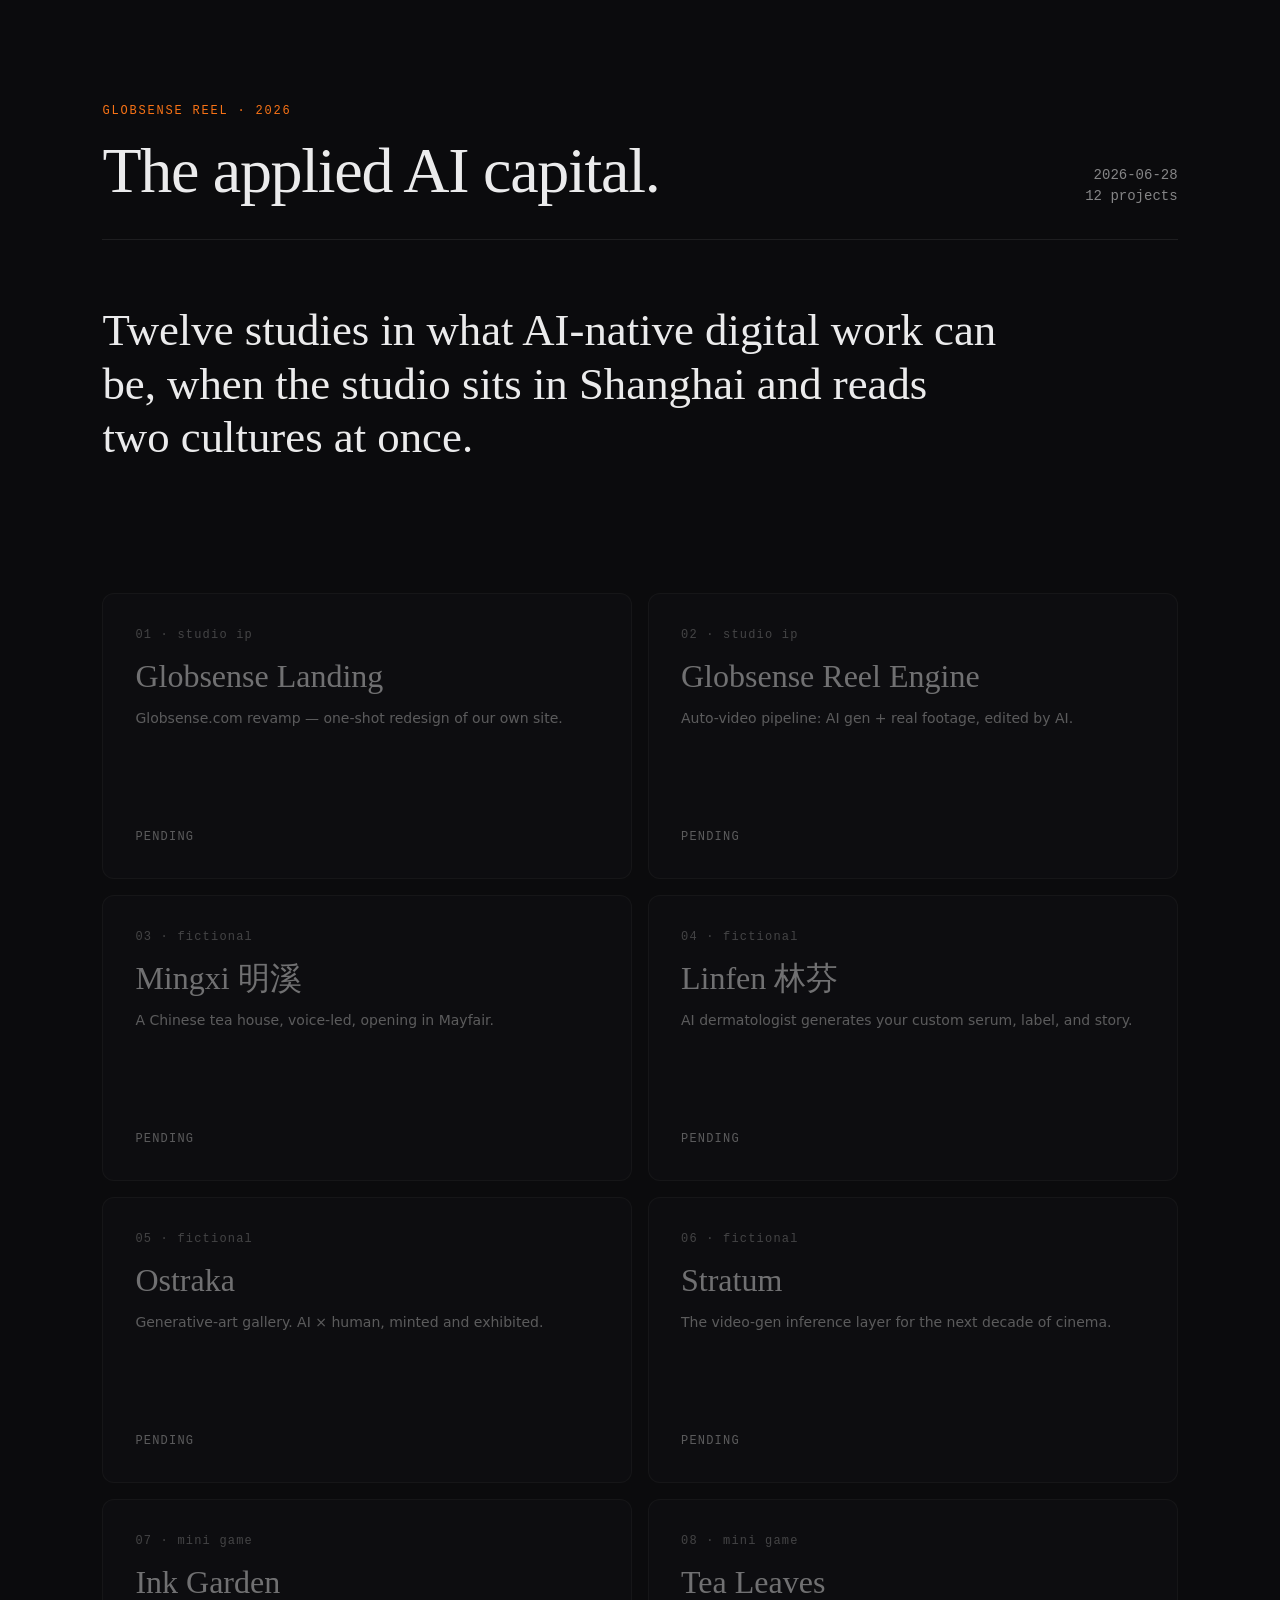
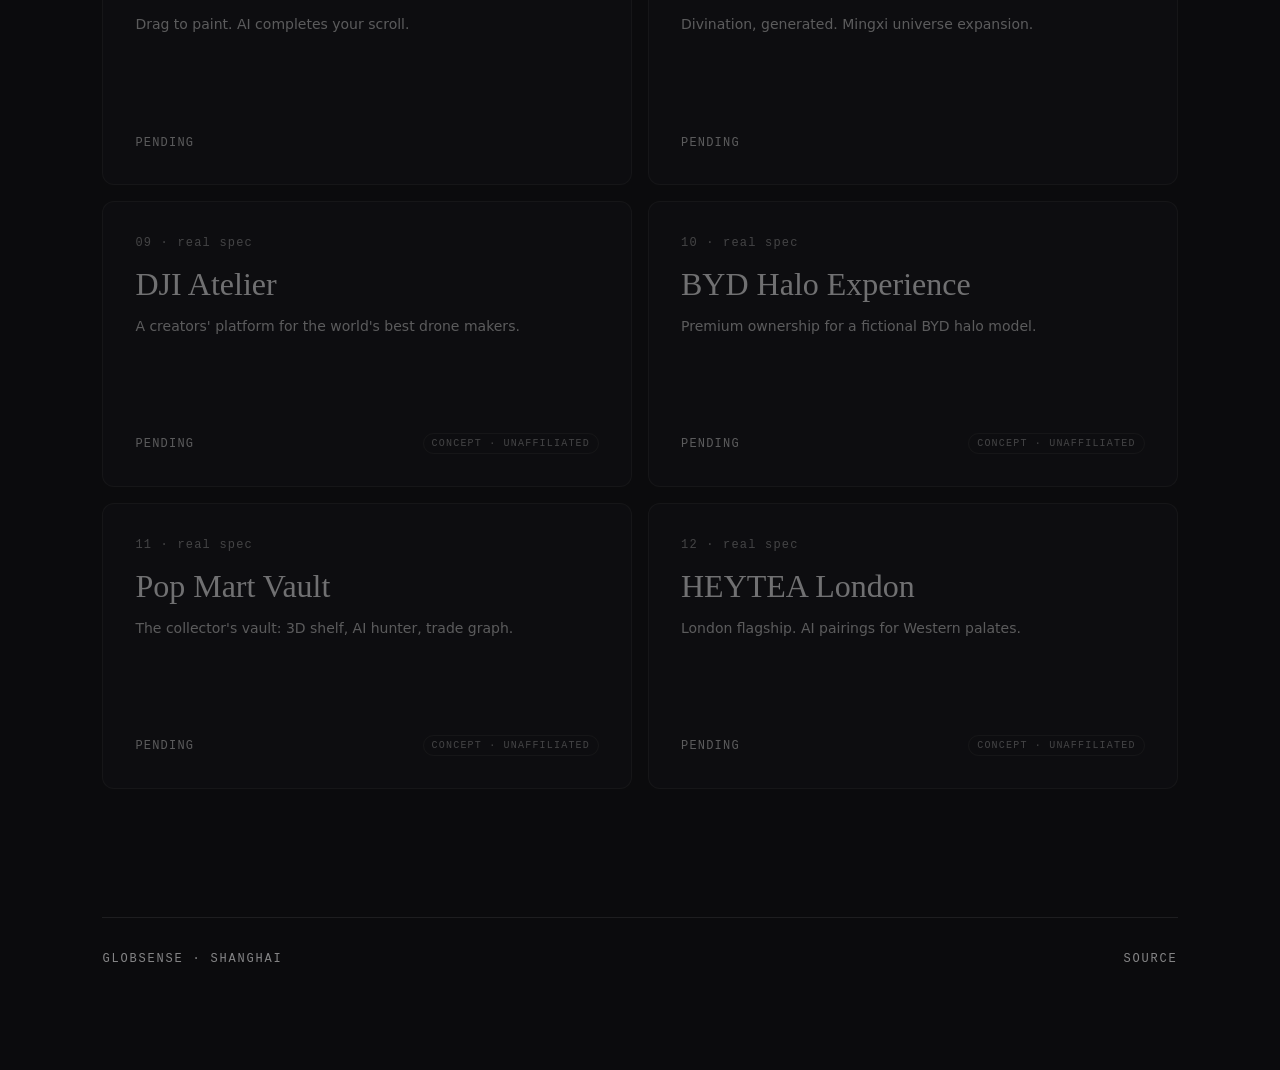
<file: index.html>
<!doctype html>
<html lang="en">
<head>
<meta charset="utf-8">
<title>Globsense Reel — 2026</title>
<meta name="viewport" content="width=device-width,initial-scale=1">
<link rel="stylesheet" href="_shared/tokens.css">
<style>
  body { padding: clamp(40px, 8vw, 120px); max-width: 1400px; margin: 0 auto; }
  .header { display: flex; justify-content: space-between; align-items: flex-end; margin-bottom: var(--gap-xl); border-bottom: 1px solid var(--ink-line); padding-bottom: var(--gap-lg); }
  .header h1 { font-size: var(--t-display); letter-spacing: -0.02em; }
  .header .meta { font-family: var(--font-mono); font-size: var(--t-small); color: var(--text-d-caption); text-align: right; }
  .tag { font-family: var(--font-mono); font-size: var(--t-micro); text-transform: uppercase; letter-spacing: 0.15em; color: var(--brand-accent); margin-bottom: var(--gap-md); }
  .lede { font-family: var(--font-display); font-size: var(--t-h1); color: var(--text-d-title); max-width: 900px; line-height: 1.2; margin-bottom: var(--gap-2xl); }
  .grid { display: grid; grid-template-columns: repeat(auto-fill, minmax(380px, 1fr)); gap: var(--gap-md); }
  .card { display: block; padding: var(--gap-lg); background: var(--ink-1); border: 1px solid var(--ink-line); border-radius: var(--r-md); transition: all var(--dur-base) var(--ease-cinematic); position: relative; min-height: 220px; }
  .card:hover { background: var(--ink-2); border-color: var(--ink-line-strong); transform: translateY(-2px); }
  .card .num { font-family: var(--font-mono); font-size: var(--t-micro); color: var(--text-d-caption); letter-spacing: 0.1em; }
  .card .name { font-family: var(--font-display); font-size: var(--t-h2); color: var(--text-d-title); margin: var(--gap-sm) 0; }
  .card .tagline { color: var(--text-d-body); font-size: var(--t-small); margin-bottom: var(--gap-lg); }
  .card .footer { position: absolute; bottom: var(--gap-lg); left: var(--gap-lg); right: var(--gap-lg); display: flex; justify-content: space-between; align-items: center; font-family: var(--font-mono); font-size: var(--t-micro); text-transform: uppercase; letter-spacing: 0.1em; }
  .card[data-status="pending"] { opacity: 0.45; }
  .card[data-status="pending"]:hover { transform: none; cursor: default; }
  .card[data-status="building"] { border-color: var(--brand-accent); }
  .card[data-status="built"] .status { color: #02B940; }
  .card[data-status="shipped"] .status { color: var(--brand-accent); }
  .badge-real { font-size: 10px; padding: 2px 8px; border: 1px solid var(--ink-line); border-radius: var(--r-pill); color: var(--text-d-caption); }
  footer { margin-top: var(--gap-2xl); padding-top: var(--gap-lg); border-top: 1px solid var(--ink-line); font-family: var(--font-mono); font-size: var(--t-micro); color: var(--text-d-caption); text-transform: uppercase; letter-spacing: 0.15em; display: flex; justify-content: space-between; }
</style>
</head>
<body>
  <div class="header">
    <div>
      <div class="tag">Globsense Reel · 2026</div>
      <h1>The applied AI capital.</h1>
    </div>
    <div class="meta">
      <div id="meta-date"></div>
      <div id="meta-count"></div>
    </div>
  </div>

  <p class="lede">Twelve studies in what AI-native digital work can be, when the studio sits in Shanghai and reads two cultures at once.</p>

  <div class="grid" id="grid"></div>

  <footer>
    <span>Globsense · Shanghai</span>
    <span><a href="https://github.com/astronaut2424/globsense-reel">source</a></span>
  </footer>

<script>
fetch('manifest.json').then(r => r.json()).then(m => {
  document.getElementById('meta-date').textContent = m.build_date;
  document.getElementById('meta-count').textContent = m.projects.length + ' projects';
  const grid = document.getElementById('grid');
  m.projects.forEach(p => {
    const isClickable = ['built','approved','shipped'].includes(p.status);
    const num = String(p.n).padStart(2, '0');
    const href = isClickable ? `${num}-${p.slug}/` : '#';
    const tag = isClickable ? 'a' : 'div';
    const el = document.createElement(tag);
    el.className = 'card';
    if (isClickable) el.href = href;
    el.dataset.status = p.status;
    el.innerHTML = `
      <div class="num">${num} · ${p.kind.replace('-', ' ')}</div>
      <div class="name">${p.name}</div>
      <div class="tagline">${p.tagline}</div>
      <div class="footer">
        <span class="status">${p.status}</span>
        ${p.real ? '<span class="badge-real">Concept · Unaffiliated</span>' : ''}
      </div>`;
    grid.appendChild(el);
  });
});
</script>
</body>
</html>
</file>
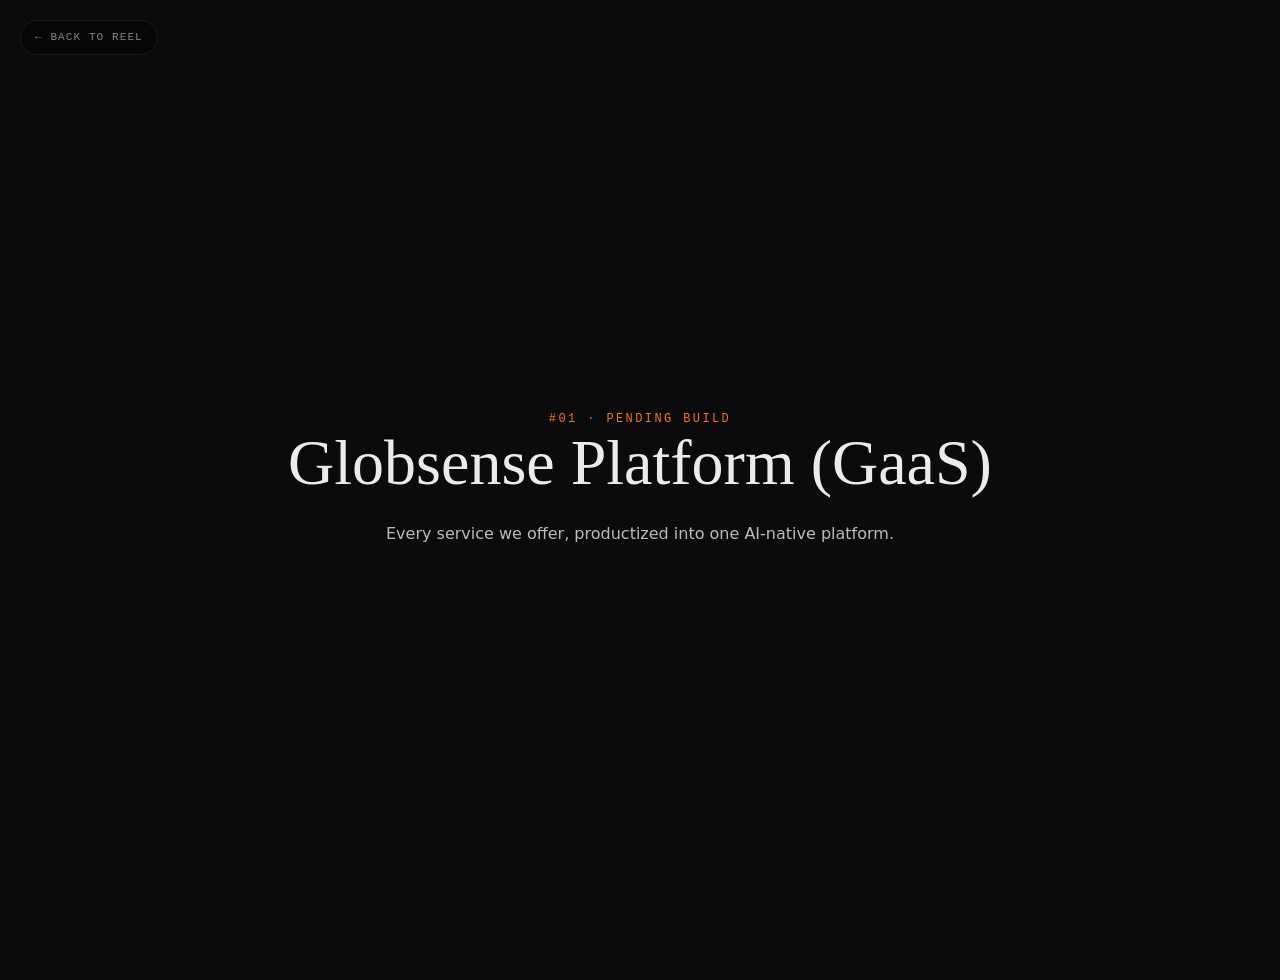
<file: 01-gaas/index.html>
<!doctype html><html><head><meta charset="utf-8"><title>Globsense Platform (GaaS) — pending</title>
<link rel="stylesheet" href="../_shared/tokens.css">
<style>body{display:grid;place-items:center;min-height:100vh;text-align:center;padding:40px;}
h1{font-family:var(--font-display);font-size:var(--t-display);}
.tag{font-family:var(--font-mono);font-size:var(--t-micro);text-transform:uppercase;letter-spacing:.2em;color:var(--brand-accent);}
.lede{color:var(--text-d-body);max-width:540px;margin:24px auto;}</style>
</head><body>
<div>
<div class="tag">#01 · pending build</div>
<h1>Globsense Platform (GaaS)</h1>
<p class="lede">Every service we offer, productized into one AI-native platform.</p>
<a class="back-to-reel" href="../">← back to reel</a>
</div>
</body></html>
</file>
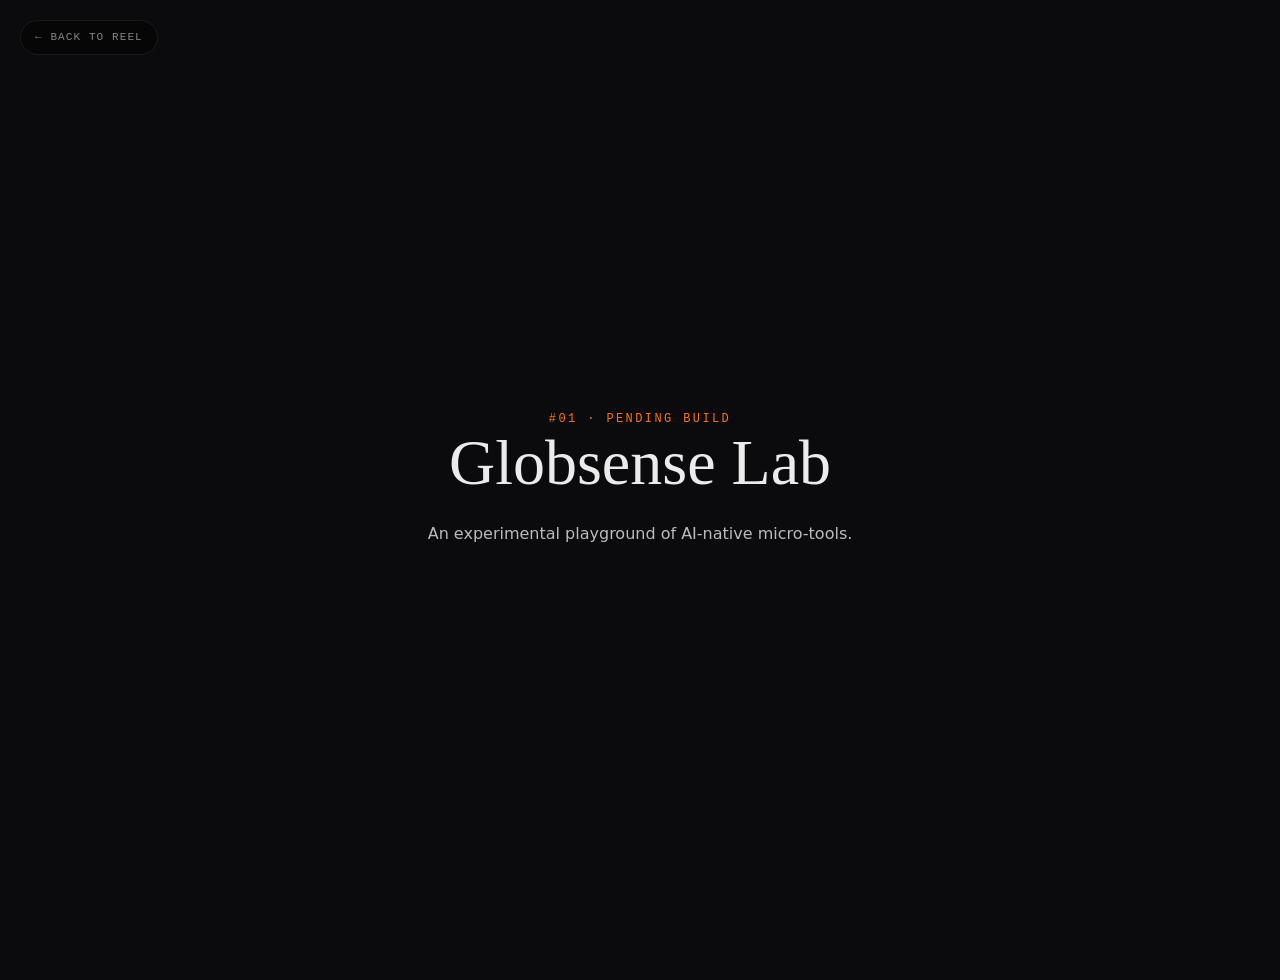
<file: 01-lab/index.html>
<!doctype html><html><head><meta charset="utf-8"><title>Globsense Lab — pending</title>
<link rel="stylesheet" href="../_shared/tokens.css">
<style>body{display:grid;place-items:center;min-height:100vh;text-align:center;padding:40px;}
h1{font-family:var(--font-display);font-size:var(--t-display);}
.tag{font-family:var(--font-mono);font-size:var(--t-micro);text-transform:uppercase;letter-spacing:.2em;color:var(--brand-accent);}
.lede{color:var(--text-d-body);max-width:540px;margin:24px auto;}</style>
</head><body>
<div>
<div class="tag">#01 · pending build</div>
<h1>Globsense Lab</h1>
<p class="lede">An experimental playground of AI-native micro-tools.</p>
<a class="back-to-reel" href="../">← back to reel</a>
</div>
</body></html>
</file>
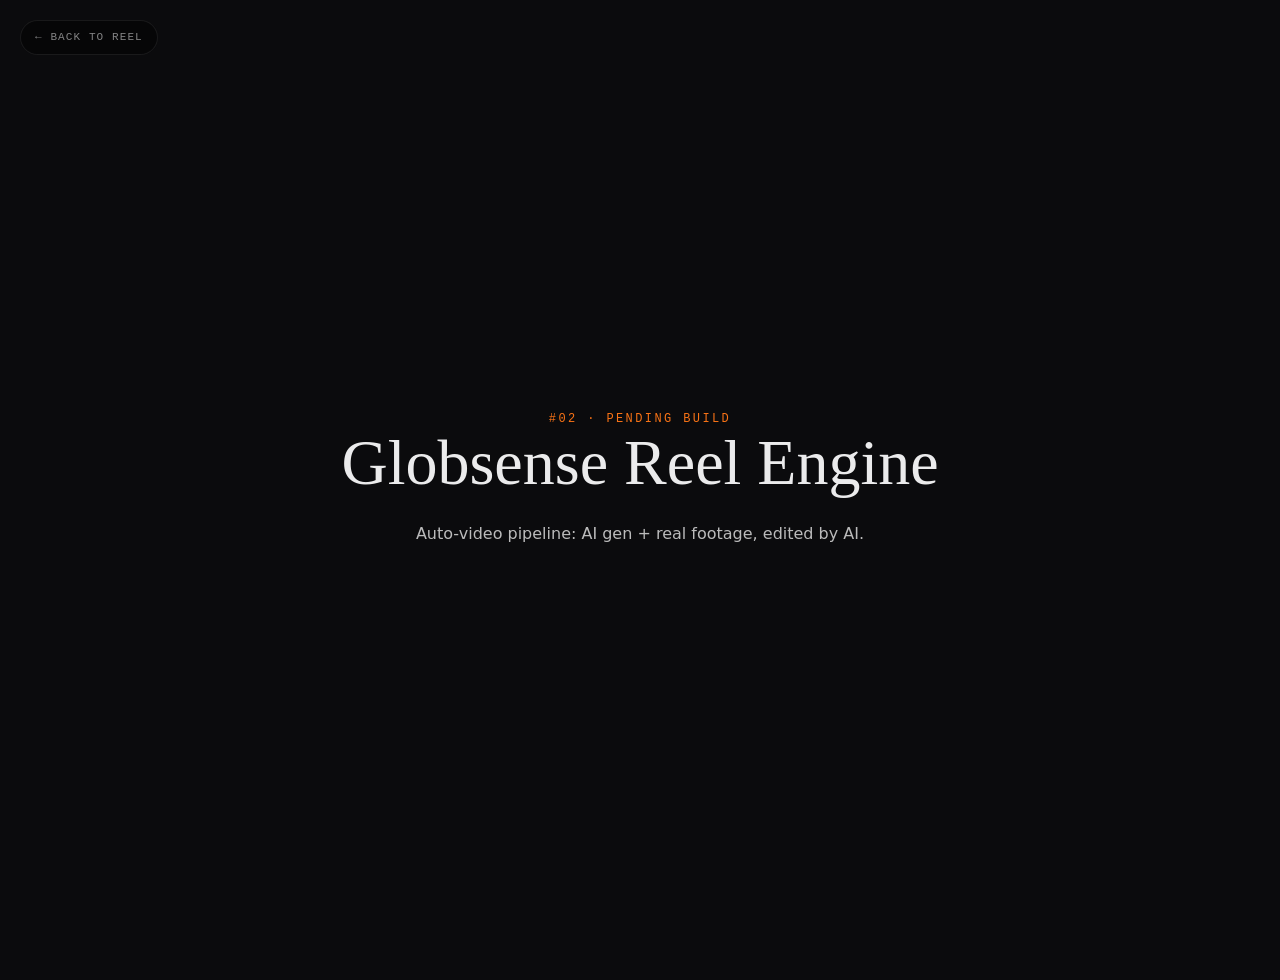
<file: 02-reel-engine/index.html>
<!doctype html><html><head><meta charset="utf-8"><title>Globsense Reel Engine — pending</title>
<link rel="stylesheet" href="../_shared/tokens.css">
<style>body{display:grid;place-items:center;min-height:100vh;text-align:center;padding:40px;}
h1{font-family:var(--font-display);font-size:var(--t-display);}
.tag{font-family:var(--font-mono);font-size:var(--t-micro);text-transform:uppercase;letter-spacing:.2em;color:var(--brand-accent);}
.lede{color:var(--text-d-body);max-width:540px;margin:24px auto;}</style>
</head><body>
<div>
<div class="tag">#02 · pending build</div>
<h1>Globsense Reel Engine</h1>
<p class="lede">Auto-video pipeline: AI gen + real footage, edited by AI.</p>
<a class="back-to-reel" href="../">← back to reel</a>
</div>
</body></html>
</file>
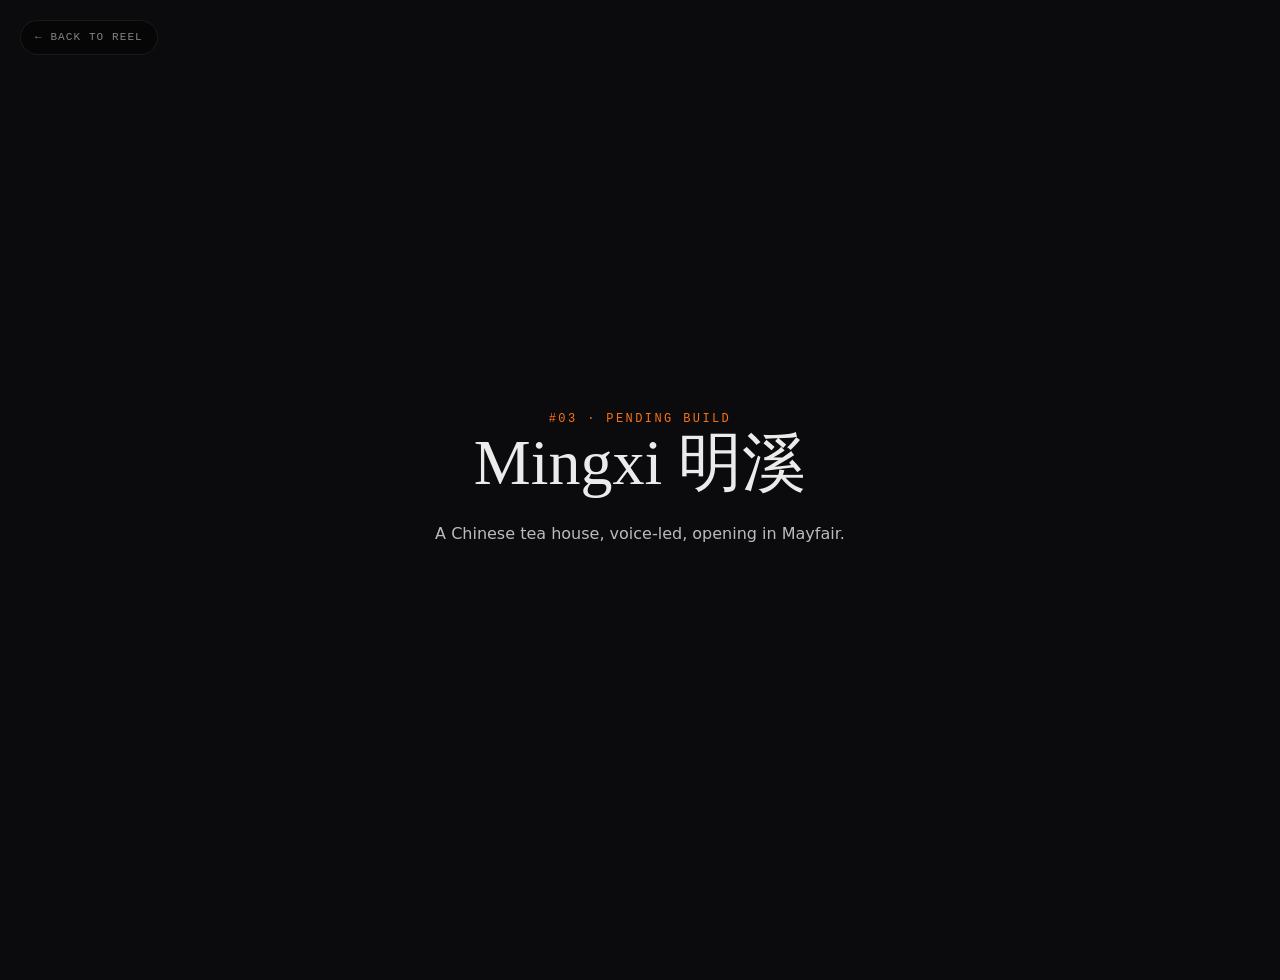
<file: 03-mingxi/index.html>
<!doctype html><html><head><meta charset="utf-8"><title>Mingxi 明溪 — pending</title>
<link rel="stylesheet" href="../_shared/tokens.css">
<style>body{display:grid;place-items:center;min-height:100vh;text-align:center;padding:40px;}
h1{font-family:var(--font-display);font-size:var(--t-display);}
.tag{font-family:var(--font-mono);font-size:var(--t-micro);text-transform:uppercase;letter-spacing:.2em;color:var(--brand-accent);}
.lede{color:var(--text-d-body);max-width:540px;margin:24px auto;}</style>
</head><body>
<div>
<div class="tag">#03 · pending build</div>
<h1>Mingxi 明溪</h1>
<p class="lede">A Chinese tea house, voice-led, opening in Mayfair.</p>
<a class="back-to-reel" href="../">← back to reel</a>
</div>
</body></html>
</file>
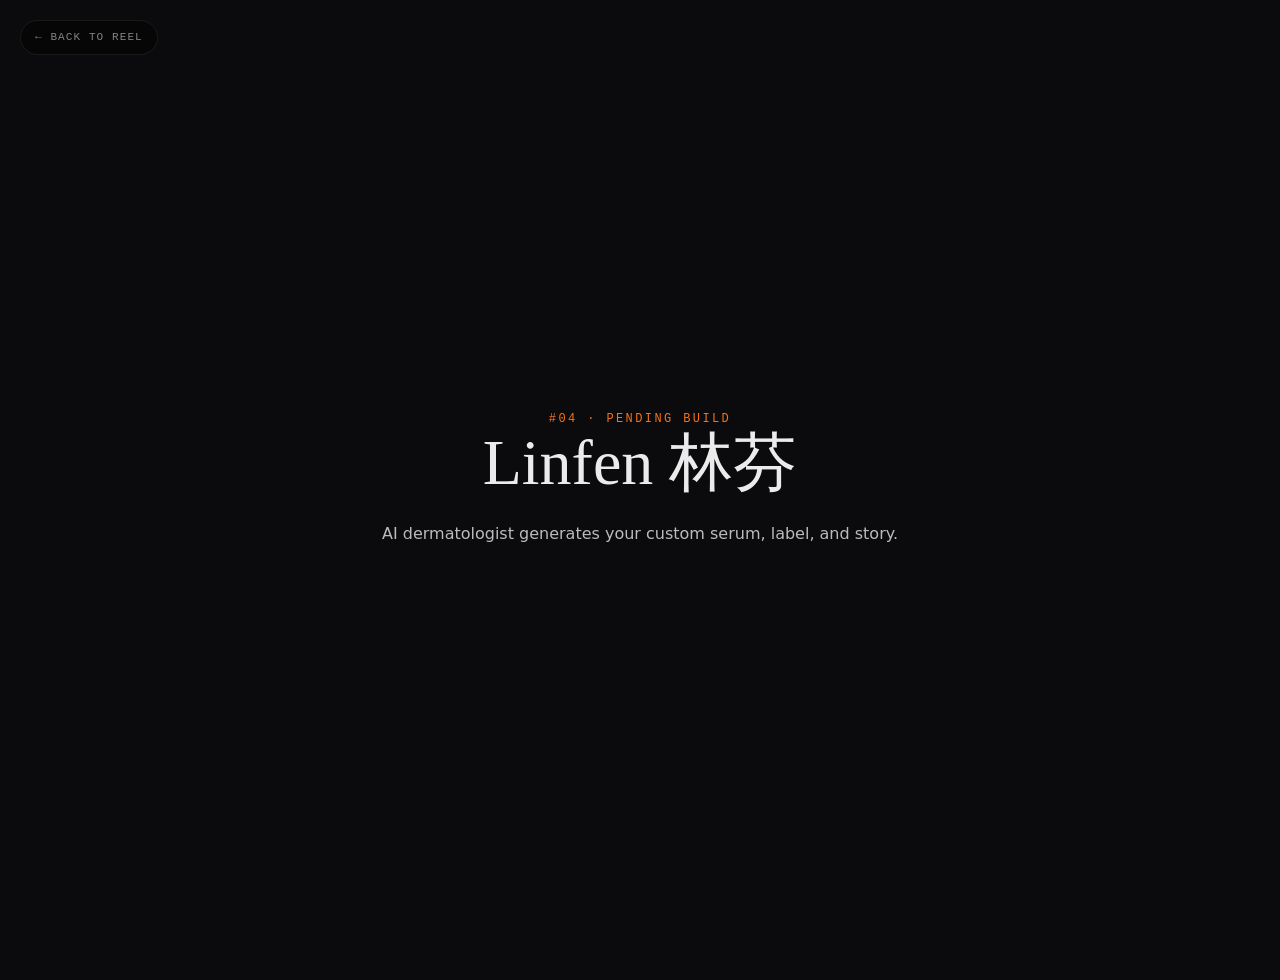
<file: 04-linfen/index.html>
<!doctype html><html><head><meta charset="utf-8"><title>Linfen 林芬 — pending</title>
<link rel="stylesheet" href="../_shared/tokens.css">
<style>body{display:grid;place-items:center;min-height:100vh;text-align:center;padding:40px;}
h1{font-family:var(--font-display);font-size:var(--t-display);}
.tag{font-family:var(--font-mono);font-size:var(--t-micro);text-transform:uppercase;letter-spacing:.2em;color:var(--brand-accent);}
.lede{color:var(--text-d-body);max-width:540px;margin:24px auto;}</style>
</head><body>
<div>
<div class="tag">#04 · pending build</div>
<h1>Linfen 林芬</h1>
<p class="lede">AI dermatologist generates your custom serum, label, and story.</p>
<a class="back-to-reel" href="../">← back to reel</a>
</div>
</body></html>
</file>
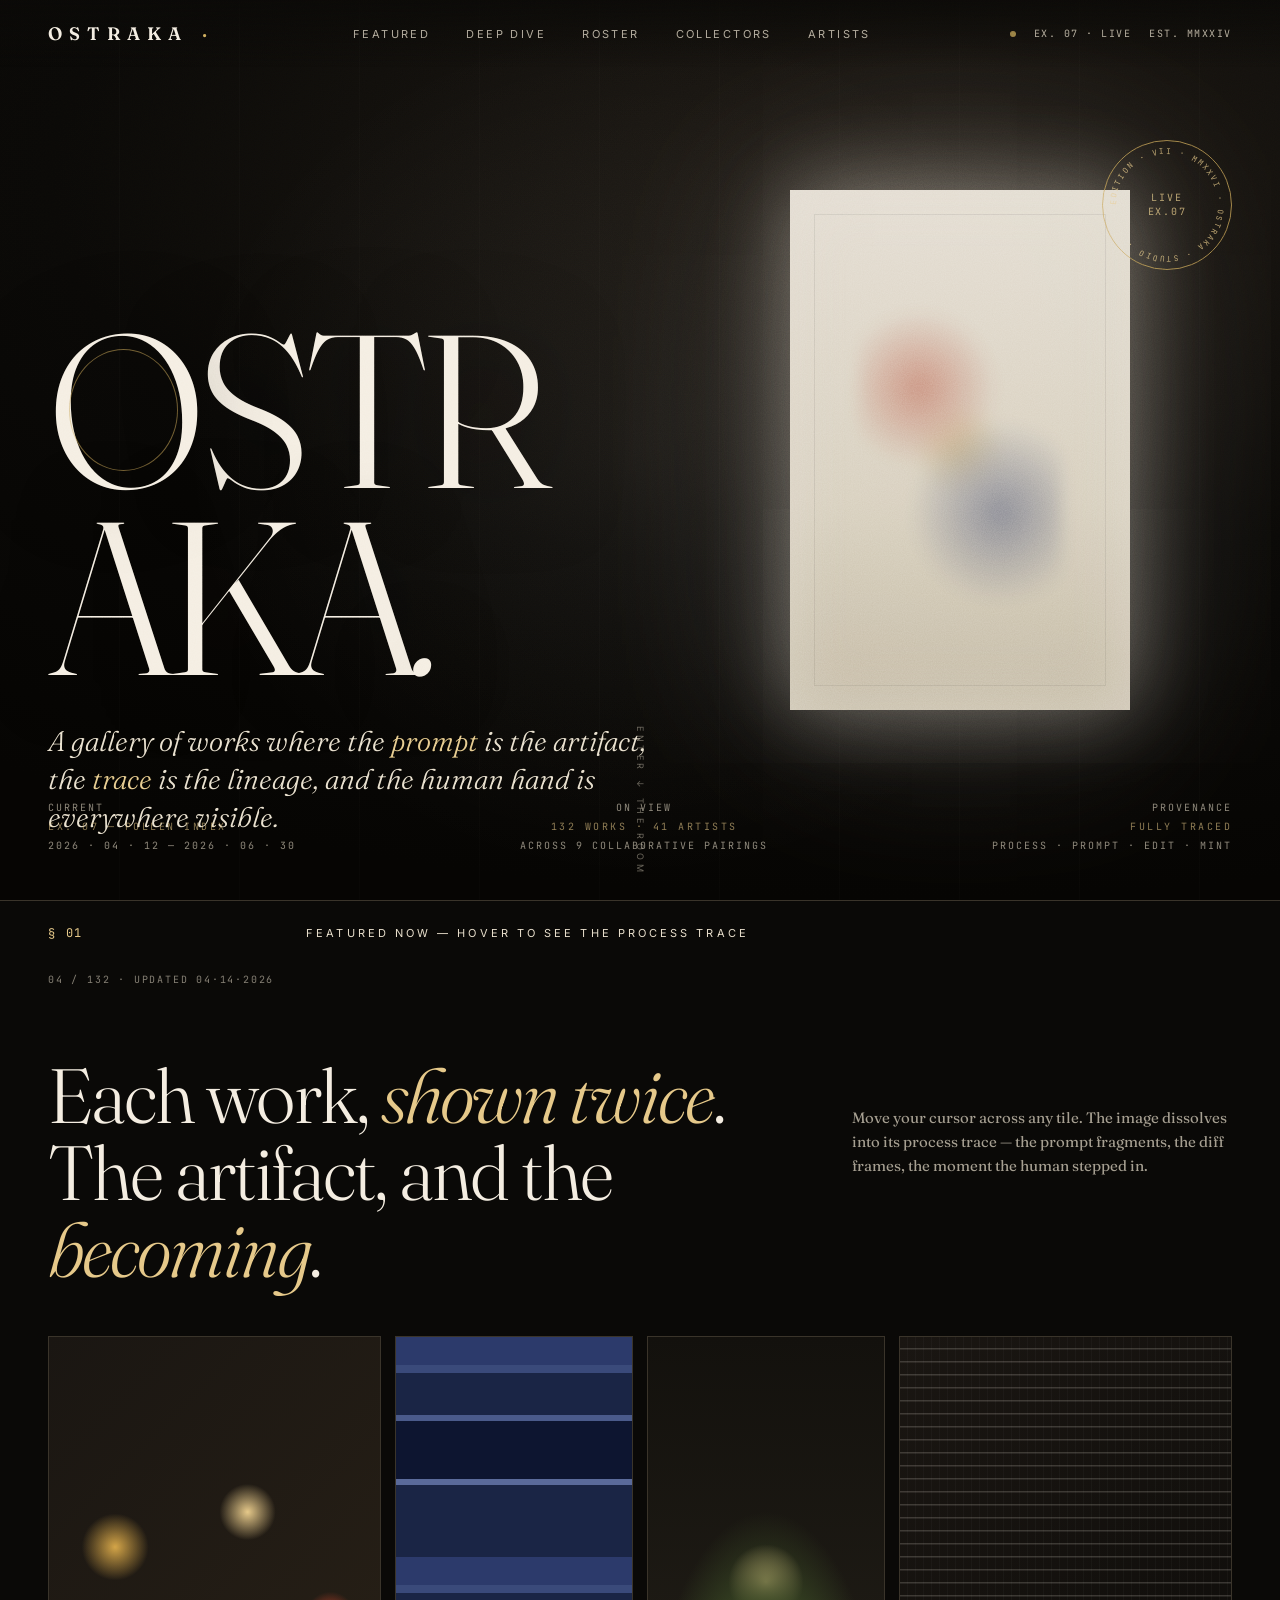
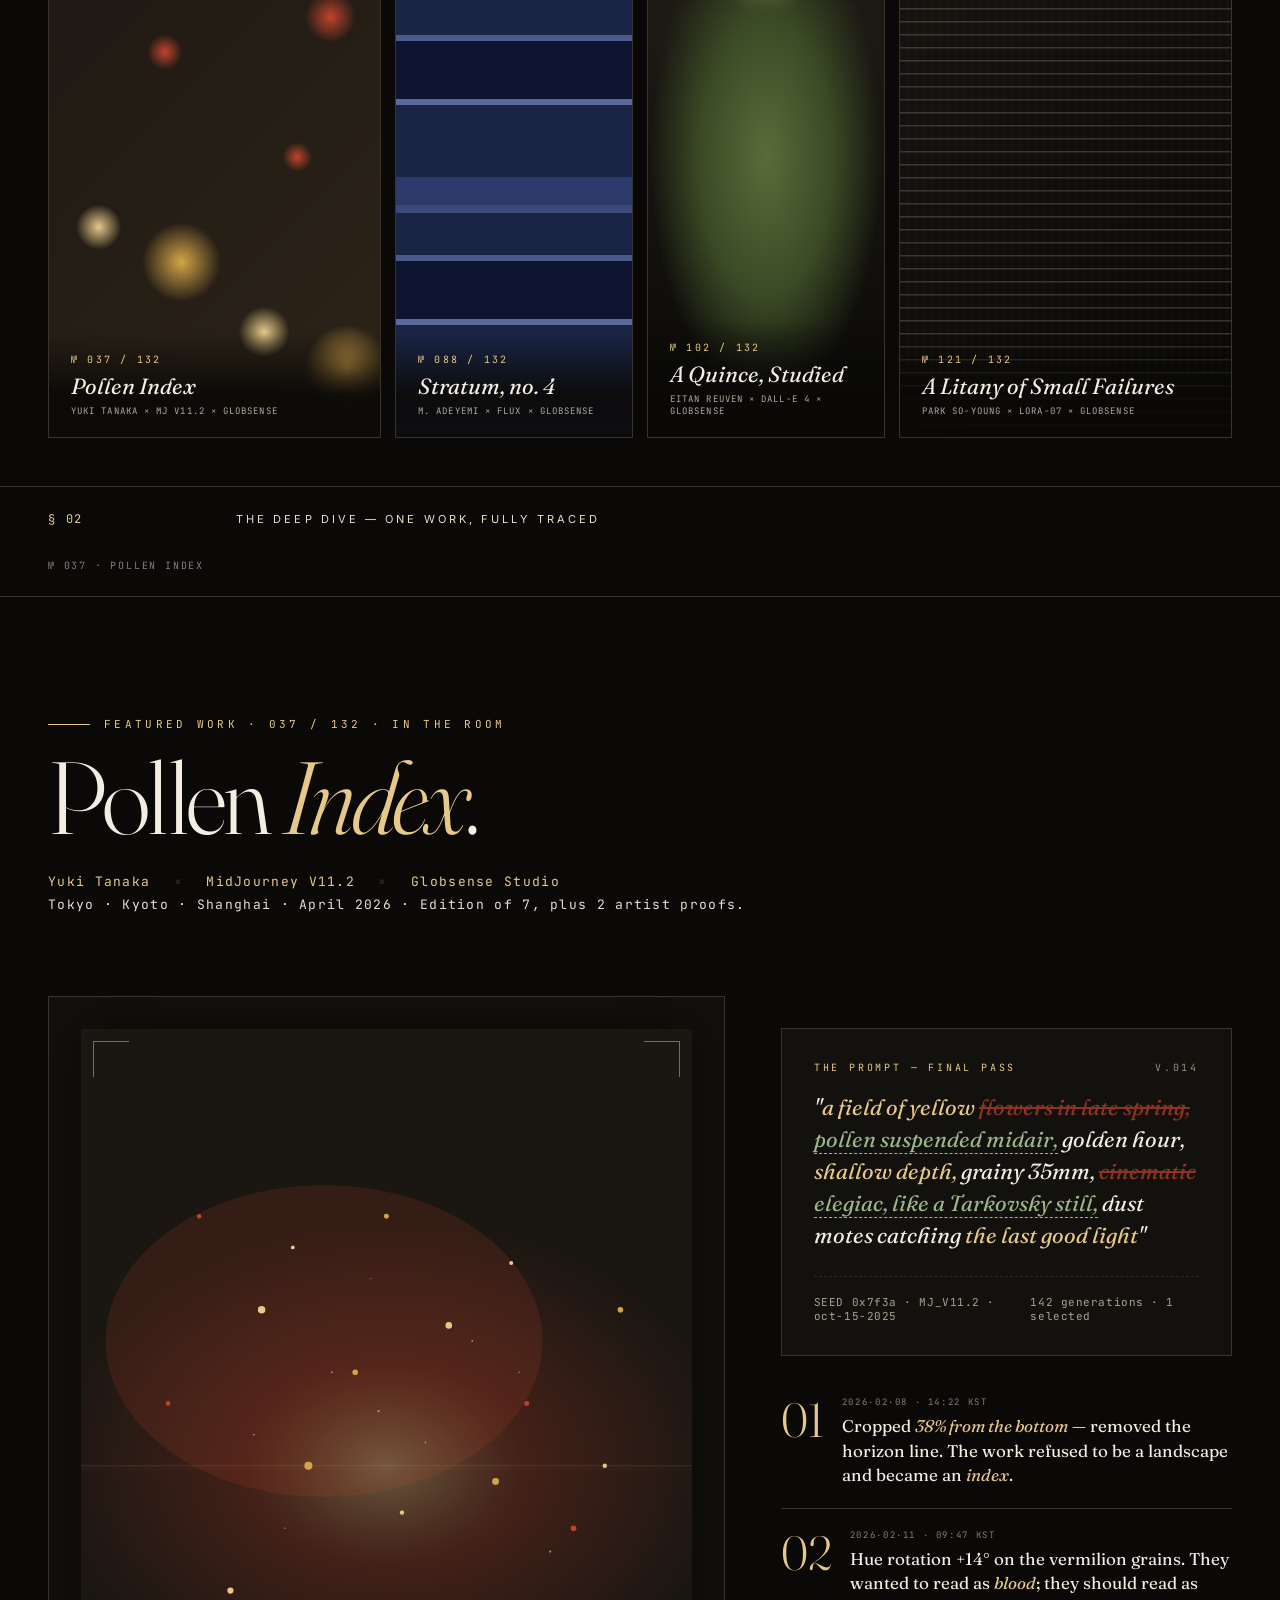
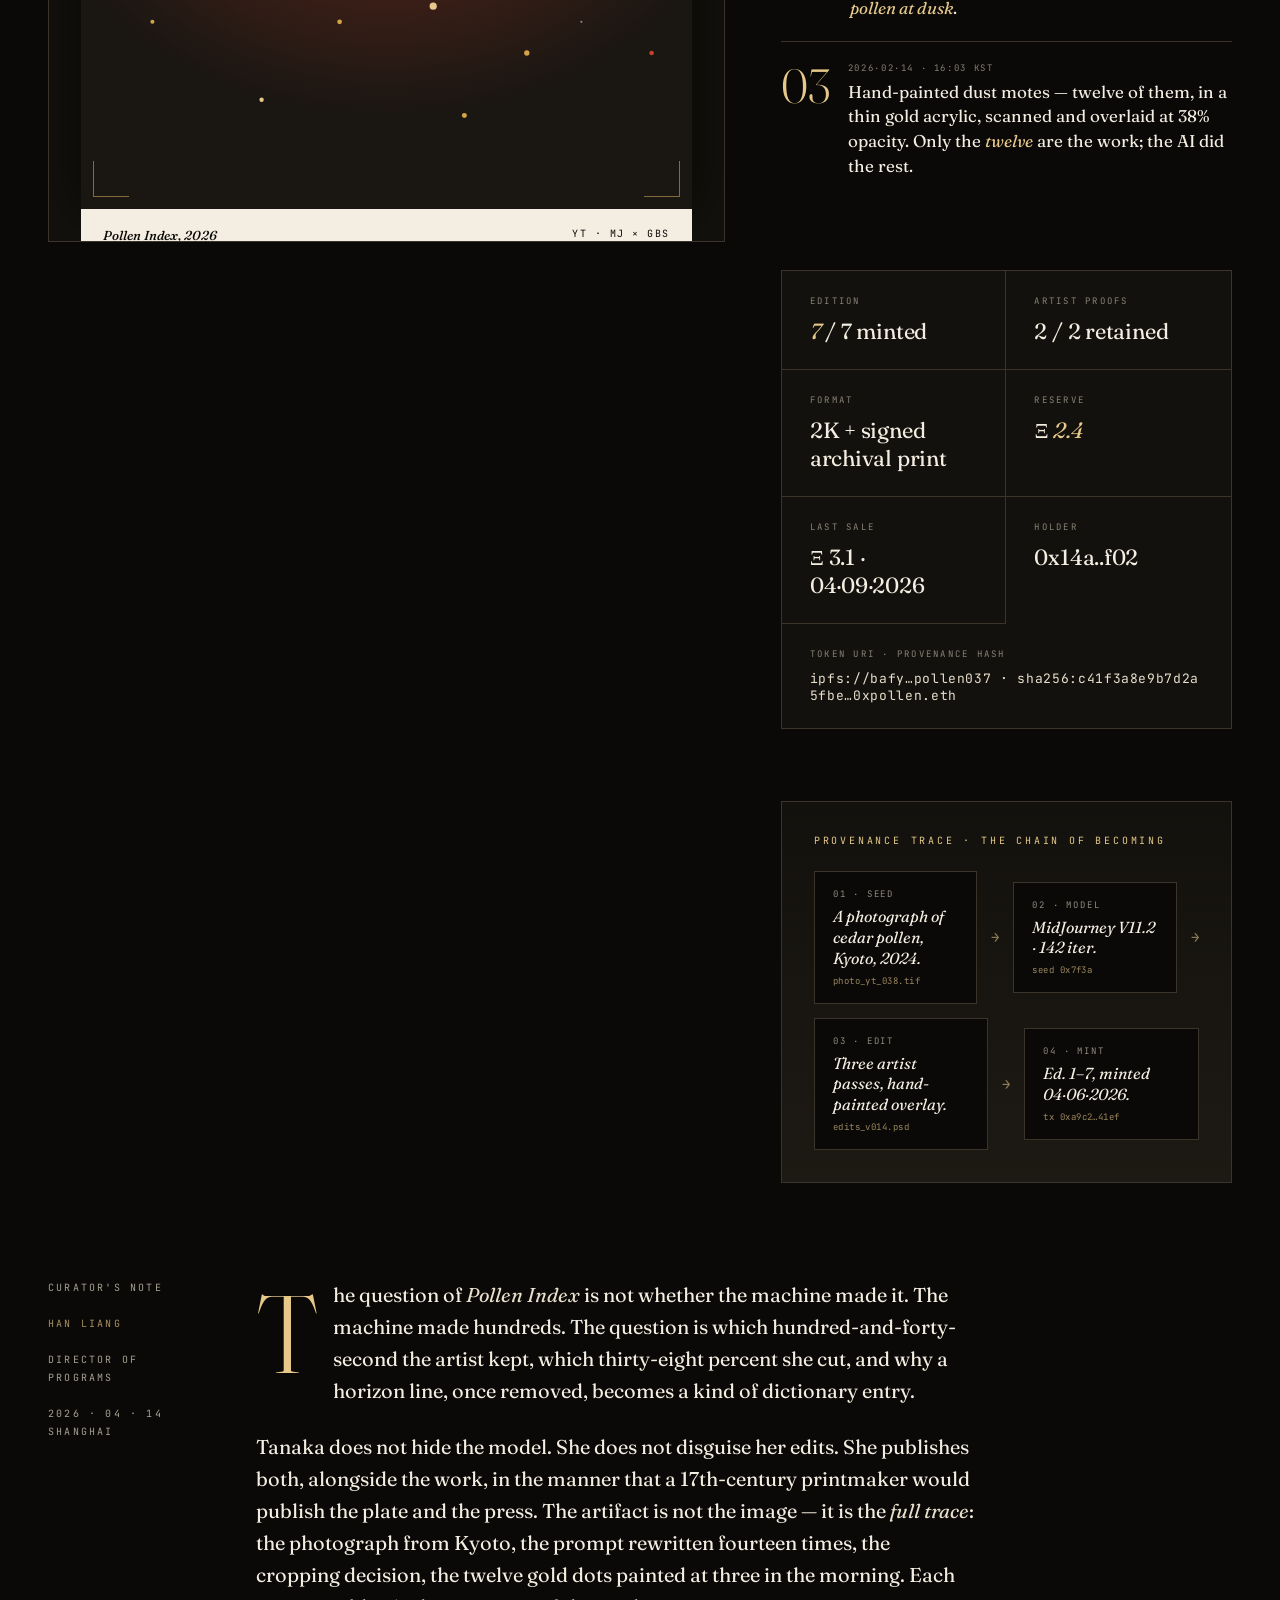
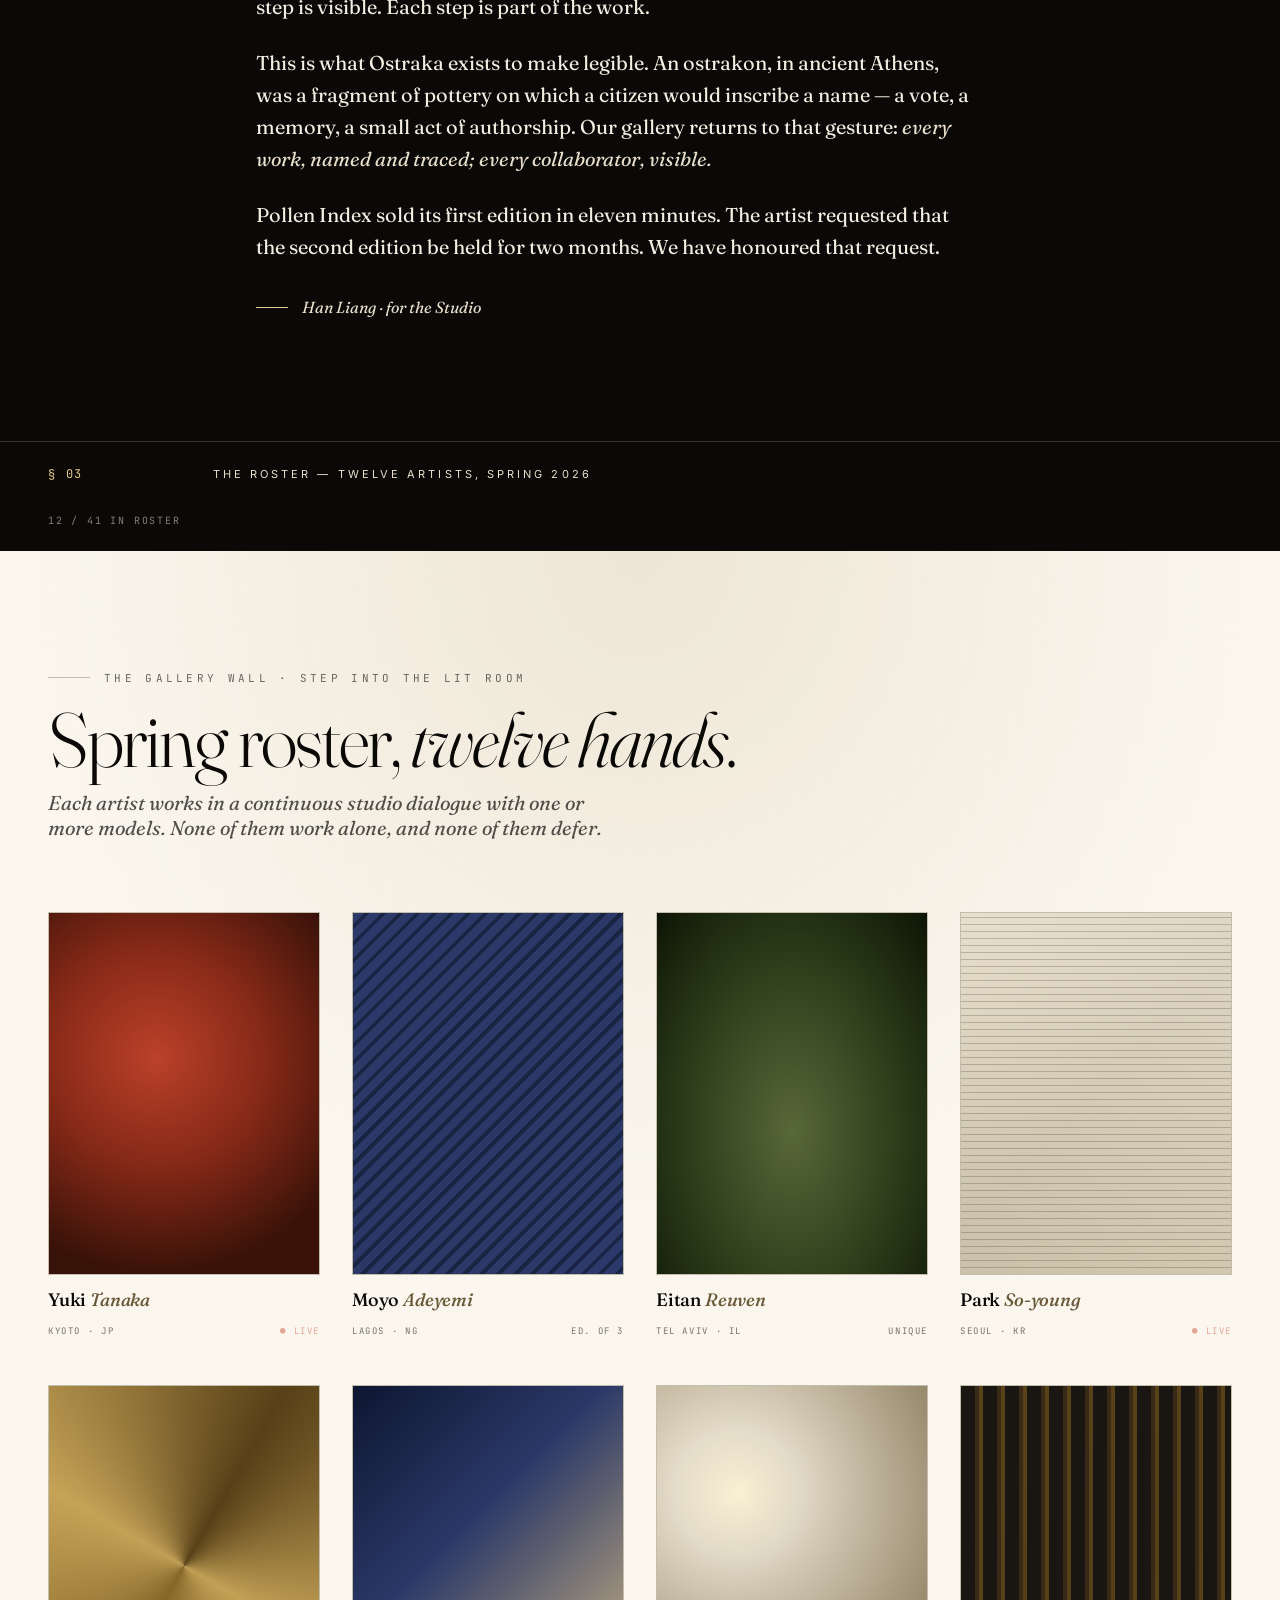
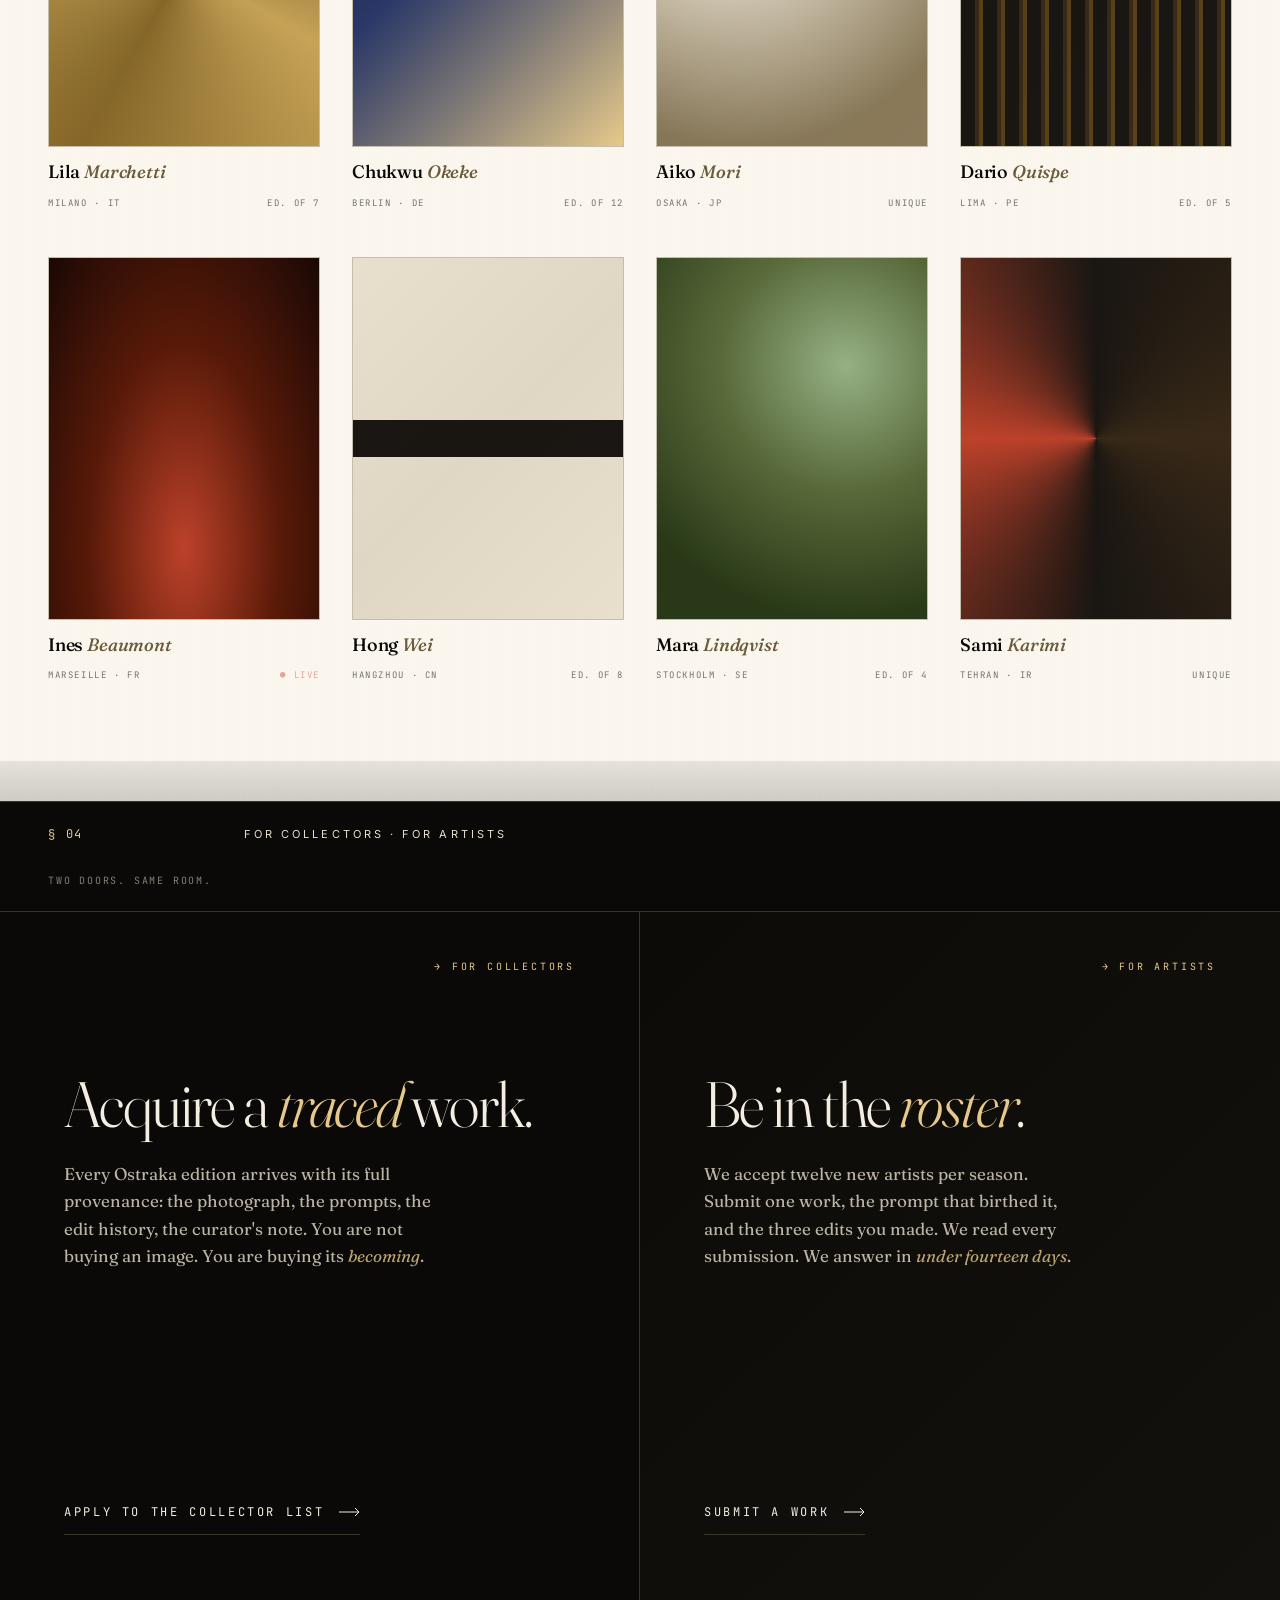
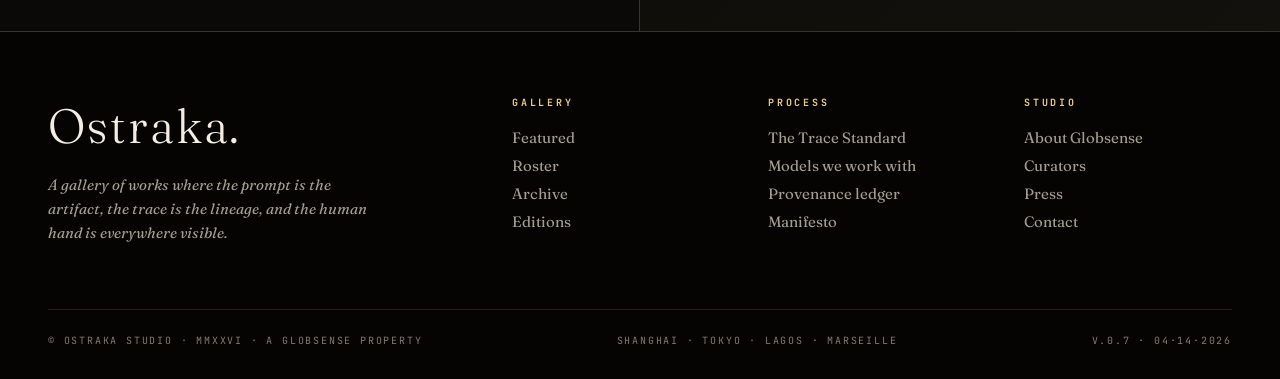
<file: 05-ostraka/index.html>
<!DOCTYPE html>
<html lang="en">
<head>
<meta charset="UTF-8" />
<meta name="viewport" content="width=device-width, initial-scale=1.0" />
<title>OSTRAKA — where the prompt becomes the artifact</title>
<link rel="preconnect" href="https://fonts.googleapis.com">
<link rel="preconnect" href="https://fonts.gstatic.com" crossorigin>
<link href="https://fonts.googleapis.com/css2?family=Fraunces:opsz,wght@9..144,300;9..144,400;9..144,500;9..144,600;9..144,700;9..144,900&family=JetBrains+Mono:wght@300;400;500;700&family=Inter:wght@300;400;500;600&display=swap" rel="stylesheet">
<style>
:root{
  --ink:#0a0907;
  --ink-2:#13110d;
  --ink-3:#1d1a14;
  --line:#3a342a;
  --bone:#f4ede1;
  --bone-2:#e8dfcc;
  --paper:#fbf7ee;
  --paper-2:#ede5d2;
  --gilt:#c8a558;
  --gilt-2:#e6c98a;
  --vermilion:#c1432b;
  --cobalt:#2c3a6b;
  --moss:#5a6b3a;
}
*{box-sizing:border-box;margin:0;padding:0}
html,body{background:var(--ink);color:var(--bone);font-family:'Fraunces',serif;-webkit-font-smoothing:antialiased;overflow-x:hidden}
::selection{background:var(--gilt);color:var(--ink)}
a{color:inherit;text-decoration:none}
img{max-width:100%;display:block}

/* ── grain ───────────────────────────────────── */
body::before{
  content:"";position:fixed;inset:0;pointer-events:none;z-index:200;mix-blend-mode:overlay;opacity:.35;
  background-image:url("data:image/svg+xml;utf8,<svg xmlns='http://www.w3.org/2000/svg' width='180' height='180'><filter id='n'><feTurbulence type='fractalNoise' baseFrequency='0.9' numOctaves='2' stitchTiles='stitch'/><feColorMatrix values='0 0 0 0 0.95  0 0 0 0 0.92  0 0 0 0 0.85  0 0 0 0.6 0'/></filter><rect width='100%' height='100%' filter='url(%23n)'/></svg>");
}

/* ── nav ───────────────────────────────────── */
nav.top{
  position:fixed;top:0;left:0;right:0;z-index:100;
  padding:22px 48px;display:flex;justify-content:space-between;align-items:center;
  font-family:'Inter',sans-serif;font-size:11px;letter-spacing:.22em;text-transform:uppercase;
  background:linear-gradient(to bottom,rgba(10,9,7,.85),rgba(10,9,7,0));
}
nav.top .mark{font-family:'Fraunces',serif;font-weight:600;font-size:18px;letter-spacing:.38em;text-transform:uppercase;color:var(--bone)}
nav.top .mark::after{content:"·";margin-left:14px;color:var(--gilt)}
nav.top ul{display:flex;gap:36px;list-style:none}
nav.top ul a{color:var(--bone-2);opacity:.7;transition:opacity .3s,color .3s;position:relative}
nav.top ul a:hover{opacity:1;color:var(--gilt-2)}
nav.top .meta{display:flex;gap:18px;align-items:center;color:var(--bone-2);opacity:.7;font-family:'JetBrains Mono',monospace;font-size:10px;letter-spacing:.15em}
nav.top .dot{width:6px;height:6px;background:var(--gilt);border-radius:50%;animation:pulse 2.4s ease-in-out infinite}
@keyframes pulse{0%,100%{opacity:1;transform:scale(1)}50%{opacity:.4;transform:scale(.7)}}

/* ── hero ───────────────────────────────────── */
section.hero{
  min-height:100vh;position:relative;
  display:grid;grid-template-columns:1fr;align-items:end;
  padding:0 48px 64px;overflow:hidden;
  background:radial-gradient(120% 80% at 70% 20%,#1c1813 0%,#0a0907 55%,#050402 100%);
}
.hero .corridor{
  position:absolute;inset:0;pointer-events:none;
  background:
    radial-gradient(ellipse 60% 80% at 50% 50%,rgba(244,237,225,.06),transparent 60%),
    repeating-linear-gradient(90deg,transparent 0,transparent 119px,rgba(244,237,225,.025) 120px);
}
.hero .doorway{
  position:absolute;top:50%;left:75%;transform:translate(-50%,-50%);
  width:340px;height:520px;
  background:linear-gradient(180deg,#f4ede1 0%,#e8dfcc 60%,#d2c7af 100%);
  box-shadow:
    0 0 80px rgba(244,237,225,.4),
    0 0 200px rgba(244,237,225,.25),
    inset 0 0 60px rgba(244,237,225,.6);
  opacity:.92;
}
.hero .doorway::before{
  content:"";position:absolute;inset:24px;border:1px solid rgba(10,9,7,.08);
}
.hero .doorway::after{
  content:"";position:absolute;left:50%;top:50%;transform:translate(-50%,-50%);
  width:60%;height:60%;
  background:
    radial-gradient(circle at 30% 30%,var(--vermilion) 0,transparent 30%),
    radial-gradient(circle at 70% 70%,var(--cobalt) 0,transparent 35%),
    radial-gradient(circle at 50% 50%,var(--gilt) 0,transparent 25%);
  filter:blur(8px);opacity:.45;
}
.hero h1{
  font-family:'Fraunces',serif;font-weight:300;font-variation-settings:"opsz" 144;
  font-size:clamp(72px,17vw,260px);line-height:.86;letter-spacing:-.04em;
  color:var(--bone);position:relative;z-index:2;
  text-shadow:0 0 80px rgba(10,9,7,.6);
}
.hero h1 .o-1{display:inline-block;position:relative}
.hero h1 .o-1::after{
  content:"";position:absolute;left:14%;top:18%;width:72%;height:64%;
  border-radius:50%;border:1px solid var(--gilt);opacity:.5;
  animation:rot 12s linear infinite;
}
@keyframes rot{to{transform:rotate(360deg)}}
.hero .tag{
  position:relative;z-index:2;margin-top:32px;
  font-family:'Fraunces',serif;font-style:italic;font-weight:300;
  font-size:clamp(20px,2.2vw,32px);color:var(--bone-2);
  max-width:640px;line-height:1.35;
}
.hero .tag em{color:var(--gilt-2);font-style:italic}
.hero .meta-row{
  position:absolute;bottom:48px;left:48px;right:48px;
  display:flex;justify-content:space-between;align-items:flex-end;
  font-family:'JetBrains Mono',monospace;font-size:10px;letter-spacing:.2em;
  text-transform:uppercase;color:var(--bone-2);opacity:.55;z-index:3;
}
.hero .meta-row .col{display:flex;flex-direction:column;gap:6px}
.hero .meta-row .col strong{color:var(--gilt-2);font-weight:400;letter-spacing:.25em}
.hero .scroll-cue{
  position:absolute;left:50%;bottom:24px;transform:translateX(-50%);
  font-family:'Inter',sans-serif;font-size:9px;letter-spacing:.4em;color:var(--bone-2);opacity:.4;
  writing-mode:vertical-rl;text-transform:uppercase;
}
.hero .ed-stamp{
  position:absolute;top:140px;right:48px;
  width:130px;height:130px;border:1px solid var(--gilt);border-radius:50%;
  display:grid;place-items:center;font-family:'JetBrains Mono',monospace;
  font-size:10px;color:var(--gilt-2);letter-spacing:.18em;text-align:center;line-height:1.4;
  opacity:.7;animation:rot 60s linear infinite;
}
.ed-stamp svg{position:absolute;inset:0;width:100%;height:100%}
.ed-stamp svg text{fill:var(--gilt-2);font-family:'JetBrains Mono',monospace;font-size:8px;letter-spacing:.2em}

/* ── section header  ───────────────────────────────────── */
.shead{
  display:grid;grid-template-columns:auto 1fr auto;gap:32px;align-items:center;
  padding:24px 48px;border-top:1px solid var(--line);
  font-family:'Inter',sans-serif;font-size:11px;letter-spacing:.28em;text-transform:uppercase;
  color:var(--bone-2);
}
.shead .num{font-family:'JetBrains Mono',monospace;color:var(--gilt-2);font-size:12px;letter-spacing:.15em}
.shead .line{height:1px;background:var(--line)}
.shead .right{font-family:'JetBrains Mono',monospace;font-size:10px;color:var(--bone-2);opacity:.55;letter-spacing:.18em}

/* ── featured grid ───────────────────────────────────── */
section.featured{padding:48px;background:var(--ink);position:relative}
.featured-title{
  display:flex;justify-content:space-between;align-items:baseline;margin-bottom:48px;
}
.featured-title h2{
  font-family:'Fraunces',serif;font-weight:300;font-size:clamp(40px,6vw,86px);
  letter-spacing:-.025em;line-height:1;color:var(--bone);
}
.featured-title h2 em{font-style:italic;color:var(--gilt-2);font-weight:300}
.featured-title .blurb{
  max-width:380px;font-family:'Fraunces',serif;font-size:15px;line-height:1.6;
  color:var(--bone-2);opacity:.7;
}
.tiles{
  display:grid;grid-template-columns:1.4fr 1fr 1fr 1.4fr;gap:14px;height:78vh;min-height:560px;
}
.tile{
  position:relative;overflow:hidden;background:var(--ink-2);cursor:crosshair;
  border:1px solid var(--line);
  transition:flex-grow .6s ease, border-color .4s;
}
.tile .canvas{position:absolute;inset:0;transition:transform 1.2s cubic-bezier(.2,.7,.1,1),filter .6s}
.tile:hover .canvas{transform:scale(1.04);filter:brightness(1.1) saturate(1.2)}
.tile:hover{border-color:var(--gilt)}
.tile .label{
  position:absolute;bottom:0;left:0;right:0;padding:20px 22px;z-index:3;
  background:linear-gradient(180deg,transparent 0%,rgba(10,9,7,.92) 60%);
}
.tile .num{font-family:'JetBrains Mono',monospace;font-size:10px;color:var(--gilt-2);letter-spacing:.22em;margin-bottom:8px;display:block}
.tile .title{font-family:'Fraunces',serif;font-weight:400;font-style:italic;font-size:22px;color:var(--bone);line-height:1.15;margin-bottom:6px}
.tile .by{font-family:'JetBrains Mono',monospace;font-size:9px;color:var(--bone-2);opacity:.75;letter-spacing:.12em;text-transform:uppercase}
.tile .trace{
  position:absolute;top:0;right:0;bottom:0;left:0;z-index:2;
  background:rgba(10,9,7,.88);opacity:0;transition:opacity .5s;
  display:grid;place-items:center;padding:24px;
  font-family:'JetBrains Mono',monospace;font-size:11px;color:var(--bone-2);
  line-height:1.7;letter-spacing:.04em;
}
.tile:hover .trace{opacity:1;animation:traceFlicker .25s steps(2,end) infinite}
@keyframes traceFlicker{50%{filter:hue-rotate(15deg) brightness(1.1)}}
.tile .trace .ln{display:block;opacity:0;animation:traceLine .3s forwards}
.tile:hover .trace .ln:nth-child(1){animation-delay:.05s}
.tile:hover .trace .ln:nth-child(2){animation-delay:.18s}
.tile:hover .trace .ln:nth-child(3){animation-delay:.32s}
.tile:hover .trace .ln:nth-child(4){animation-delay:.48s}
.tile:hover .trace .ln:nth-child(5){animation-delay:.66s}
.tile:hover .trace .ln:nth-child(6){animation-delay:.84s}
.tile:hover .trace .ln:nth-child(7){animation-delay:1.02s}
@keyframes traceLine{to{opacity:1}}
.tile .trace .ln em{color:var(--gilt-2);font-style:normal}
.tile .trace .ln .add{color:#7eb87e}
.tile .trace .ln .rem{color:var(--vermilion);text-decoration:line-through}

/* art canvases */
.c-pollen{
  background:
    radial-gradient(circle at 20% 30%,#d4a548 0,transparent 6%),
    radial-gradient(circle at 35% 45%,#c1432b 0,transparent 4%),
    radial-gradient(circle at 60% 25%,#e6c98a 0,transparent 5%),
    radial-gradient(circle at 75% 60%,#c1432b 0,transparent 3%),
    radial-gradient(circle at 40% 75%,#d4a548 0,transparent 7%),
    radial-gradient(circle at 65% 85%,#e6c98a 0,transparent 4%),
    radial-gradient(circle at 85% 40%,#c1432b 0,transparent 5%),
    radial-gradient(circle at 15% 70%,#e6c98a 0,transparent 4%),
    radial-gradient(circle at 90% 90%,#d4a548 0,transparent 6%),
    linear-gradient(135deg,#1a1612,#2d2418);
}
.c-strata{
  background:
    repeating-linear-gradient(180deg,
      #2c3a6b 0px,#2c3a6b 28px,
      #3a4a7a 28px,#3a4a7a 36px,
      #1a2545 36px,#1a2545 78px,
      #4a5a8a 78px,#4a5a8a 84px,
      #0d1530 84px,#0d1530 142px,
      #5a6a9a 142px,#5a6a9a 148px,
      #1a2545 148px,#1a2545 220px),
    linear-gradient(90deg,transparent 60%,rgba(10,9,7,.6));
}
.c-still{
  background:
    radial-gradient(ellipse 70% 50% at 50% 60%,#5a6b3a 0,#3a4a25 40%,transparent 70%),
    radial-gradient(ellipse 40% 30% at 50% 60%,#8a9a5a 0,transparent 60%),
    radial-gradient(circle at 50% 35%,#e6c98a 0,transparent 8%),
    linear-gradient(180deg,#13110d 0%,#1d1a14 40%,#0a0907 100%);
}
.c-litany{
  background:
    repeating-linear-gradient(0deg,transparent 0,transparent 11px,rgba(244,237,225,.18) 12px,rgba(244,237,225,.18) 13px),
    repeating-linear-gradient(90deg,transparent 0,transparent 7px,rgba(244,237,225,.06) 8px),
    linear-gradient(135deg,#1a1612,#0a0907);
}

/* ── deep dive ───────────────────────────────────── */
section.deep{
  padding:120px 0;background:var(--ink);position:relative;
  border-top:1px solid var(--line);
}
.deep .container{max-width:1440px;margin:0 auto;padding:0 48px}
.deep .eyebrow{
  font-family:'JetBrains Mono',monospace;font-size:11px;letter-spacing:.3em;color:var(--gilt-2);
  text-transform:uppercase;margin-bottom:18px;display:flex;align-items:center;gap:14px;
}
.deep .eyebrow::before{content:"";width:42px;height:1px;background:var(--gilt-2)}
.deep h2{
  font-family:'Fraunces',serif;font-weight:300;font-variation-settings:"opsz" 144;
  font-size:clamp(48px,8vw,132px);line-height:.94;letter-spacing:-.035em;
  margin-bottom:24px;color:var(--bone);
}
.deep h2 em{font-style:italic;color:var(--gilt-2);font-weight:300}
.deep .by-line{
  font-family:'JetBrains Mono',monospace;font-size:13px;color:var(--bone-2);letter-spacing:.1em;
  margin-bottom:80px;line-height:1.8;
}
.deep .by-line span{color:var(--gilt-2)}
.deep .by-line .x{margin:0 14px;color:var(--line)}

.deep-grid{display:grid;grid-template-columns:1.5fr 1fr;gap:56px;margin-bottom:96px}
.work-frame{
  aspect-ratio:4/5;position:relative;background:var(--ink-2);
  border:1px solid var(--line);overflow:hidden;
}
.work-frame .matte{
  position:absolute;inset:32px;background:var(--ink);overflow:hidden;
  box-shadow:inset 0 0 0 1px rgba(244,237,225,.08),0 0 50px rgba(0,0,0,.6);
}
.work-frame .art{
  position:absolute;inset:0;
}
.work-frame .corner{
  position:absolute;width:36px;height:36px;border:1px solid var(--gilt);opacity:.6;
}
.work-frame .corner.tl{top:12px;left:12px;border-right:none;border-bottom:none}
.work-frame .corner.tr{top:12px;right:12px;border-left:none;border-bottom:none}
.work-frame .corner.bl{bottom:12px;left:12px;border-right:none;border-top:none}
.work-frame .corner.br{bottom:12px;right:12px;border-left:none;border-top:none}
.work-frame .plaque{
  position:absolute;left:32px;right:32px;bottom:-20px;background:var(--bone);color:var(--ink);
  padding:18px 22px;font-family:'JetBrains Mono',monospace;font-size:10px;letter-spacing:.15em;
  text-transform:uppercase;display:flex;justify-content:space-between;
}
.work-frame .plaque .title-it{font-family:'Fraunces',serif;font-style:italic;font-size:13px;text-transform:none;letter-spacing:0;font-weight:500}

.pollen-art{
  position:absolute;inset:0;
  background:radial-gradient(ellipse 50% 70% at 50% 55%,#1a1612 0%,#0a0907 100%);
}
.pollen-art svg{position:absolute;inset:0;width:100%;height:100%}

.deep-side{display:flex;flex-direction:column;gap:40px;padding-top:32px}
.prompt-card{
  background:var(--ink-2);border:1px solid var(--line);padding:32px;position:relative;
}
.prompt-card .lbl{
  font-family:'JetBrains Mono',monospace;font-size:10px;letter-spacing:.28em;color:var(--gilt-2);
  text-transform:uppercase;margin-bottom:18px;display:flex;justify-content:space-between;
}
.prompt-card .lbl span:last-child{color:var(--bone-2);opacity:.6}
.prompt-card .pmt{
  font-family:'Fraunces',serif;font-style:italic;font-weight:400;font-size:22px;line-height:1.45;
  color:var(--bone);
}
.prompt-card .pmt mark{background:transparent;color:var(--gilt-2);font-style:italic}
.prompt-card .pmt .strike{text-decoration:line-through;color:var(--vermilion);opacity:.7}
.prompt-card .pmt .ins{color:#9bb78a;border-bottom:1px dashed #9bb78a}
.prompt-card .seed{
  margin-top:24px;padding-top:18px;border-top:1px dashed var(--line);
  font-family:'JetBrains Mono',monospace;font-size:11px;color:var(--bone-2);opacity:.7;
  display:flex;justify-content:space-between;letter-spacing:.05em;
}

.edits{display:flex;flex-direction:column;gap:20px}
.edit-row{
  display:grid;grid-template-columns:auto 1fr;gap:18px;align-items:start;
  padding-bottom:20px;border-bottom:1px solid var(--line);
}
.edit-row:last-child{border-bottom:none}
.edit-num{
  font-family:'Fraunces',serif;font-weight:300;font-size:48px;line-height:1;color:var(--gilt-2);
  font-variation-settings:"opsz" 144;
}
.edit-body .when{font-family:'JetBrains Mono',monospace;font-size:9px;letter-spacing:.18em;color:var(--bone-2);opacity:.55;text-transform:uppercase;margin-bottom:6px}
.edit-body .what{font-family:'Fraunces',serif;font-size:17px;line-height:1.45;color:var(--bone);font-weight:400}
.edit-body .what em{font-style:italic;color:var(--gilt-2)}

/* mint metadata */
.mint{
  display:grid;grid-template-columns:1fr 1fr;gap:0;
  margin-top:32px;border:1px solid var(--line);background:var(--ink-2);
}
.mint .cell{padding:24px 28px;border-right:1px solid var(--line);border-bottom:1px solid var(--line)}
.mint .cell:nth-child(2n){border-right:none}
.mint .cell:nth-last-child(-n+2){border-bottom:none}
.mint .k{font-family:'JetBrains Mono',monospace;font-size:9px;letter-spacing:.25em;color:var(--bone-2);opacity:.55;text-transform:uppercase;margin-bottom:10px}
.mint .v{font-family:'Fraunces',serif;font-weight:400;font-size:22px;color:var(--bone);letter-spacing:-.01em}
.mint .v em{font-style:italic;color:var(--gilt-2)}
.mint .v.mono{font-family:'JetBrains Mono',monospace;font-size:13px;letter-spacing:.05em;color:var(--bone-2);word-break:break-all}

.provenance{
  margin-top:32px;padding:32px;background:linear-gradient(180deg,var(--ink-2),var(--ink-3));
  border:1px solid var(--line);
}
.provenance .lbl{font-family:'JetBrains Mono',monospace;font-size:10px;letter-spacing:.28em;color:var(--gilt-2);text-transform:uppercase;margin-bottom:24px}
.prov-chain{display:flex;align-items:center;gap:14px;flex-wrap:wrap}
.prov-node{
  flex:1;min-width:160px;border:1px solid var(--line);padding:16px 18px;background:var(--ink);
  position:relative;
}
.prov-node .t{font-family:'JetBrains Mono',monospace;font-size:9px;letter-spacing:.2em;color:var(--bone-2);opacity:.6;text-transform:uppercase;margin-bottom:6px}
.prov-node .n{font-family:'Fraunces',serif;font-style:italic;font-size:16px;color:var(--bone);line-height:1.3}
.prov-node .h{font-family:'JetBrains Mono',monospace;font-size:9px;color:var(--gilt-2);opacity:.65;margin-top:6px;letter-spacing:.05em}
.prov-arr{color:var(--gilt-2);font-family:'JetBrains Mono',monospace;font-size:14px;opacity:.6}

.essay{
  margin-top:96px;display:grid;grid-template-columns:160px 1fr;gap:48px;
}
.essay .meta{font-family:'JetBrains Mono',monospace;font-size:10px;letter-spacing:.22em;text-transform:uppercase;color:var(--bone-2);opacity:.7;line-height:1.8}
.essay .meta span{display:block;color:var(--gilt-2)}
.essay-body{
  font-family:'Fraunces',serif;font-size:20px;line-height:1.6;color:var(--bone);max-width:720px;
}
.essay-body .dropcap{
  float:left;font-family:'Fraunces',serif;font-weight:300;font-variation-settings:"opsz" 144;
  font-size:110px;line-height:.85;padding:8px 14px 0 0;color:var(--gilt-2);
}
.essay-body p{margin-bottom:1.2em}
.essay-body p em{font-style:italic;color:var(--bone-2)}
.essay-body .sig{
  margin-top:32px;font-family:'Fraunces',serif;font-style:italic;font-size:16px;color:var(--bone-2);
  display:flex;align-items:center;gap:14px;
}
.essay-body .sig::before{content:"";display:block;width:32px;height:1px;background:var(--gilt-2)}

/* ── gallery wall (white section) ───────────────────────────────────── */
section.wall{
  background:var(--paper);color:var(--ink);padding:120px 48px;position:relative;
  overflow:hidden;
}
.wall::before{
  content:"";position:absolute;inset:0;
  background:
    radial-gradient(ellipse 80% 60% at 50% 0%,rgba(232,223,204,.7) 0%,transparent 60%),
    repeating-linear-gradient(90deg,transparent 0,transparent 2px,rgba(10,9,7,.015) 3px);
  pointer-events:none;
}
.wall .container{max-width:1440px;margin:0 auto;position:relative}
.wall .floor{
  position:absolute;bottom:-120px;left:-48px;right:-48px;height:160px;
  background:linear-gradient(180deg,rgba(10,9,7,.08),rgba(10,9,7,.18));
  transform:perspective(800px) rotateX(78deg);transform-origin:top;
}
.wall .eyebrow{font-family:'JetBrains Mono',monospace;font-size:11px;letter-spacing:.3em;color:var(--ink);opacity:.6;text-transform:uppercase;margin-bottom:18px;display:flex;align-items:center;gap:14px}
.wall .eyebrow::before{content:"";width:42px;height:1px;background:var(--ink);opacity:.4}
.wall h2{
  font-family:'Fraunces',serif;font-weight:300;font-variation-settings:"opsz" 144;
  font-size:clamp(40px,6vw,86px);line-height:.96;letter-spacing:-.025em;color:var(--ink);
  margin-bottom:14px;
}
.wall h2 em{font-style:italic}
.wall .sub{font-family:'Fraunces',serif;font-style:italic;font-size:20px;color:var(--ink);opacity:.7;max-width:560px;margin-bottom:72px}

.roster{
  display:grid;grid-template-columns:repeat(4,1fr);gap:48px 32px;
}
.artist{display:flex;flex-direction:column;gap:14px;cursor:default;transition:transform .4s}
.artist:hover{transform:translateY(-4px)}
.portrait{
  aspect-ratio:3/4;background:var(--paper-2);border:1px solid rgba(10,9,7,.18);
  position:relative;overflow:hidden;
}
.portrait::after{
  content:"";position:absolute;inset:0;
  background:linear-gradient(135deg,transparent 0%,rgba(10,9,7,.04) 50%,transparent 100%);
  pointer-events:none;
}
.p-art{position:absolute;inset:0;display:grid;place-items:center}

.artist .name{font-family:'Fraunces',serif;font-weight:500;font-size:18px;color:var(--ink);letter-spacing:-.01em;line-height:1.2}
.artist .name em{font-style:italic;color:#6a5a3a}
.artist .meta{font-family:'JetBrains Mono',monospace;font-size:9px;letter-spacing:.18em;color:var(--ink);opacity:.55;text-transform:uppercase;display:flex;justify-content:space-between}
.artist .meta .dot{color:var(--vermilion);opacity:.8}

/* ── CTA split ───────────────────────────────────── */
section.cta{
  display:grid;grid-template-columns:1fr 1fr;min-height:80vh;background:var(--ink);
  border-top:1px solid var(--line);
}
.cta-half{
  position:relative;padding:96px 64px;display:flex;flex-direction:column;justify-content:space-between;
  border-right:1px solid var(--line);overflow:hidden;
}
.cta-half:last-child{border-right:none;background:linear-gradient(135deg,#0d0b08 0%,#13110d 100%)}
.cta-half .stamp{
  position:absolute;top:48px;right:64px;font-family:'JetBrains Mono',monospace;font-size:10px;
  letter-spacing:.28em;color:var(--gilt-2);text-transform:uppercase;
}
.cta-half h3{
  font-family:'Fraunces',serif;font-weight:300;font-variation-settings:"opsz" 144;
  font-size:clamp(36px,5vw,72px);line-height:1;letter-spacing:-.025em;color:var(--bone);
  margin-top:64px;
}
.cta-half h3 em{font-style:italic;color:var(--gilt-2)}
.cta-half .desc{
  font-family:'Fraunces',serif;font-size:17px;line-height:1.6;color:var(--bone-2);opacity:.8;
  max-width:380px;margin-top:24px;
}
.cta-half .desc em{font-style:italic;color:var(--gilt-2);opacity:1}
.cta-half .arrow{
  margin-top:48px;display:inline-flex;align-items:center;gap:14px;
  font-family:'JetBrains Mono',monospace;font-size:12px;letter-spacing:.22em;color:var(--bone);
  text-transform:uppercase;border-bottom:1px solid var(--line);padding-bottom:14px;
  width:fit-content;transition:gap .3s,border-color .3s;cursor:pointer;
}
.cta-half .arrow:hover{gap:22px;border-color:var(--gilt-2);color:var(--gilt-2)}
.cta-half .arrow svg{transition:transform .3s}
.cta-half .arrow:hover svg{transform:translateX(6px)}

/* ── footer ───────────────────────────────────── */
footer{
  padding:64px 48px 32px;background:#050402;color:var(--bone-2);border-top:1px solid var(--line);
}
footer .row{display:grid;grid-template-columns:2fr 1fr 1fr 1fr;gap:48px;margin-bottom:64px}
footer .brand{font-family:'Fraunces',serif;font-weight:300;font-size:48px;letter-spacing:.04em;color:var(--bone);margin-bottom:18px}
footer .credo{font-family:'Fraunces',serif;font-style:italic;font-size:15px;line-height:1.6;max-width:340px;opacity:.7}
footer h4{font-family:'JetBrains Mono',monospace;font-size:10px;letter-spacing:.28em;text-transform:uppercase;color:var(--gilt-2);margin-bottom:18px}
footer ul{list-style:none;display:flex;flex-direction:column;gap:8px}
footer ul a{font-family:'Fraunces',serif;font-size:15px;opacity:.7;transition:opacity .3s,color .3s}
footer ul a:hover{opacity:1;color:var(--gilt-2)}
footer .baseline{
  display:flex;justify-content:space-between;padding-top:24px;border-top:1px solid var(--line);
  font-family:'JetBrains Mono',monospace;font-size:10px;letter-spacing:.18em;color:var(--bone-2);opacity:.55;text-transform:uppercase;
}

/* responsive */
@media (max-width:1100px){
  .tiles{grid-template-columns:1fr 1fr;height:auto}
  .tile{aspect-ratio:4/5}
  .deep-grid{grid-template-columns:1fr}
  .roster{grid-template-columns:repeat(2,1fr)}
  section.cta{grid-template-columns:1fr}
  .cta-half{border-right:none;border-bottom:1px solid var(--line)}
  footer .row{grid-template-columns:1fr 1fr}
  .essay{grid-template-columns:1fr}
  .essay .meta{margin-bottom:24px}
}
@media (max-width:640px){
  nav.top{padding:18px 22px}
  nav.top ul{display:none}
  section.hero,section.featured,.deep .container,section.wall,footer{padding-left:22px;padding-right:22px}
  .hero .doorway{width:200px;height:320px;left:80%}
  .hero .meta-row{display:none}
  .tiles{grid-template-columns:1fr}
  .roster{grid-template-columns:1fr 1fr;gap:24px}
  .cta-half{padding:48px 24px}
  .mint{grid-template-columns:1fr}
  .mint .cell{border-right:none}
  .mint .cell:not(:last-child){border-bottom:1px solid var(--line)}
}
</style>
</head>
<body>

<!-- nav -->
<nav class="top">
  <div class="mark">OSTRAKA</div>
  <ul>
    <li><a href="#featured">Featured</a></li>
    <li><a href="#deep">Deep dive</a></li>
    <li><a href="#roster">Roster</a></li>
    <li><a href="#collectors">Collectors</a></li>
    <li><a href="#artists">Artists</a></li>
  </ul>
  <div class="meta"><span class="dot"></span><span>EX. 07 · LIVE</span><span>EST. MMXXIV</span></div>
</nav>

<!-- hero -->
<section class="hero">
  <div class="corridor"></div>
  <div class="doorway"></div>

  <div class="ed-stamp">
    <svg viewBox="0 0 130 130"><defs><path id="circ" d="M65,65 m-52,0 a52,52 0 1,1 104,0 a52,52 0 1,1 -104,0"/></defs><text><textPath href="#circ" startOffset="0">EDITION · VII · MMXXVI · OSTRAKA · STUDIO · </textPath></text></svg>
    LIVE<br>EX.07
  </div>

  <div>
    <h1><span class="o-1">O</span>STR<br>AKA<em>.</em></h1>
    <p class="tag">A gallery of works where the <em>prompt</em> is the artifact, the <em>trace</em> is the lineage, and the human hand is everywhere visible.</p>
  </div>

  <div class="meta-row">
    <div class="col">
      <span>Current</span><strong>Ex. 07 — Pollen Index</strong><span>2026 · 04 · 12 — 2026 · 06 · 30</span>
    </div>
    <div class="col" style="align-items:center">
      <span>On view</span><strong>132 works · 41 artists</strong><span>across 9 collaborative pairings</span>
    </div>
    <div class="col" style="align-items:flex-end">
      <span>Provenance</span><strong>fully traced</strong><span>process · prompt · edit · mint</span>
    </div>
  </div>

  <div class="scroll-cue">ENTER ↓ THE ROOM</div>
</section>

<!-- section head: featured -->
<div class="shead" id="featured">
  <span class="num">§ 01</span>
  <span>Featured Now — Hover to See the Process Trace</span>
  <div class="line"></div>
  <span class="right">04 / 132 · UPDATED 04·14·2026</span>
</div>

<!-- featured tiles -->
<section class="featured">
  <div class="featured-title">
    <h2>Each work, <em>shown twice</em>.<br>The artifact, and the <em>becoming</em>.</h2>
    <p class="blurb">Move your cursor across any tile. The image dissolves into its process trace — the prompt fragments, the diff frames, the moment the human stepped in.</p>
  </div>

  <div class="tiles">
    <article class="tile">
      <div class="canvas c-pollen"></div>
      <div class="trace">
        <div>
          <span class="ln">› <em>SEED</em> 0x7f3a · 4096 × 5120</span>
          <span class="ln">› PROMPT: "a field of yellow <span class="rem">flowers</span> <span class="add">pollen suspended midair</span>"</span>
          <span class="ln">› MODEL: <em>MJ_V11.2_oct</em></span>
          <span class="ln">› ITER: 142 generations</span>
          <span class="ln">› HUMAN_PASS_01: cropped 38%</span>
          <span class="ln">› HUMAN_PASS_02: vermillion shifted +14°</span>
          <span class="ln">› STATE: <em>final · minted</em></span>
        </div>
      </div>
      <div class="label">
        <span class="num">№ 037 / 132</span>
        <div class="title">Pollen Index</div>
        <div class="by">Yuki Tanaka × MJ V11.2 × Globsense</div>
      </div>
    </article>

    <article class="tile">
      <div class="canvas c-strata"></div>
      <div class="trace">
        <div>
          <span class="ln">› <em>SEED</em> 0xbe09 · 3072 × 5120</span>
          <span class="ln">› PROMPT: "<span class="rem">geological</span> <span class="add">stratigraphic</span> cross-section, cobalt"</span>
          <span class="ln">› MODEL: <em>FLUX.1_PRO + SDXL refiner</em></span>
          <span class="ln">› ITER: 89 generations</span>
          <span class="ln">› HUMAN_PASS_01: layer 4 inverted</span>
          <span class="ln">› HUMAN_PASS_02: noise grain +0.18</span>
          <span class="ln">› STATE: <em>final · ed. 1/3</em></span>
        </div>
      </div>
      <div class="label">
        <span class="num">№ 088 / 132</span>
        <div class="title">Stratum, no. 4</div>
        <div class="by">M. Adeyemi × FLUX × Globsense</div>
      </div>
    </article>

    <article class="tile">
      <div class="canvas c-still"></div>
      <div class="trace">
        <div>
          <span class="ln">› <em>SEED</em> 0x4422 · 4096 × 4096</span>
          <span class="ln">› PROMPT: "still life, moss, single <span class="rem">lemon</span> <span class="add">quince</span>"</span>
          <span class="ln">› MODEL: <em>DALL-E 4 + inpainted</em></span>
          <span class="ln">› ITER: 211 generations</span>
          <span class="ln">› HUMAN_PASS_01: lemon → quince</span>
          <span class="ln">› HUMAN_PASS_02: top light, hand-painted</span>
          <span class="ln">› STATE: <em>final · unique</em></span>
        </div>
      </div>
      <div class="label">
        <span class="num">№ 102 / 132</span>
        <div class="title">A Quince, Studied</div>
        <div class="by">Eitan Reuven × DALL-E 4 × Globsense</div>
      </div>
    </article>

    <article class="tile">
      <div class="canvas c-litany"></div>
      <div class="trace">
        <div>
          <span class="ln">› <em>SEED</em> 0xc0de · 8192 × 2048</span>
          <span class="ln">› PROMPT: "the litany of <span class="rem">numbers</span> <span class="add">small failures</span>"</span>
          <span class="ln">› MODEL: <em>custom-trained · LoRA_07</em></span>
          <span class="ln">› ITER: 1,408 generations</span>
          <span class="ln">› HUMAN_PASS_01: hand-typeset overlay</span>
          <span class="ln">› HUMAN_PASS_02: bleed +6px, ink density 0.9</span>
          <span class="ln">› STATE: <em>final · ed. 1/12</em></span>
        </div>
      </div>
      <div class="label">
        <span class="num">№ 121 / 132</span>
        <div class="title">A Litany of Small Failures</div>
        <div class="by">Park So-young × LoRA-07 × Globsense</div>
      </div>
    </article>
  </div>
</section>

<!-- section head: deep -->
<div class="shead" id="deep">
  <span class="num">§ 02</span>
  <span>The Deep Dive — One Work, Fully Traced</span>
  <div class="line"></div>
  <span class="right">№ 037 · POLLEN INDEX</span>
</div>

<!-- deep dive -->
<section class="deep">
  <div class="container">
    <div class="eyebrow">Featured work · 037 / 132 · in the room</div>
    <h2>Pollen <em>Index</em>.</h2>
    <p class="by-line">
      <span>Yuki Tanaka</span> <span class="x">×</span> <span>MidJourney V11.2</span> <span class="x">×</span> <span>Globsense Studio</span><br>
      Tokyo · Kyoto · Shanghai · April 2026 · Edition of 7, plus 2 artist proofs.
    </p>

    <div class="deep-grid">
      <div class="work-frame">
        <div class="matte">
          <div class="pollen-art">
            <svg viewBox="0 0 400 500" preserveAspectRatio="xMidYMid slice">
              <defs>
                <radialGradient id="bloom" cx="50%" cy="50%" r="50%">
                  <stop offset="0%" stop-color="#e6c98a" stop-opacity="0.95"/>
                  <stop offset="40%" stop-color="#c1432b" stop-opacity="0.6"/>
                  <stop offset="100%" stop-color="#c1432b" stop-opacity="0"/>
                </radialGradient>
                <radialGradient id="grain" cx="50%" cy="50%" r="50%">
                  <stop offset="0%" stop-color="#d4a548" stop-opacity="1"/>
                  <stop offset="100%" stop-color="#d4a548" stop-opacity="0"/>
                </radialGradient>
                <filter id="soft"><feGaussianBlur stdDeviation="0.6"/></filter>
              </defs>
              <rect width="400" height="500" fill="#1a1612"/>
              <!-- atmospheric haze -->
              <ellipse cx="200" cy="280" rx="220" ry="160" fill="url(#bloom)" opacity="0.4"/>
              <ellipse cx="160" cy="200" rx="140" ry="100" fill="#c1432b" opacity="0.15"/>
              <!-- pollen grains (procedural) -->
              <g id="pollen-cluster" filter="url(#soft)">
                <!-- pre-rendered cluster -->
              </g>
              <script type="application/dontrun">
                // For static page; below circles are hand-placed
              </script>
              <!-- large dots -->
              <circle cx="120" cy="180" r="2.4" fill="#e6c98a"/>
              <circle cx="180" cy="220" r="1.8" fill="#d4a548"/>
              <circle cx="240" cy="190" r="2.1" fill="#e6c98a"/>
              <circle cx="290" cy="240" r="1.6" fill="#c1432b"/>
              <circle cx="150" cy="280" r="2.6" fill="#d4a548"/>
              <circle cx="210" cy="310" r="1.4" fill="#e6c98a"/>
              <circle cx="270" cy="290" r="2.2" fill="#d4a548"/>
              <circle cx="320" cy="320" r="1.8" fill="#c1432b"/>
              <circle cx="100" cy="360" r="2" fill="#e6c98a"/>
              <circle cx="170" cy="380" r="1.5" fill="#d4a548"/>
              <circle cx="230" cy="370" r="2.3" fill="#e6c98a"/>
              <circle cx="290" cy="400" r="1.7" fill="#d4a548"/>
              <circle cx="80" cy="120" r="1.4" fill="#c1432b"/>
              <circle cx="140" cy="140" r="1.2" fill="#e6c98a"/>
              <circle cx="200" cy="120" r="1.6" fill="#d4a548"/>
              <circle cx="280" cy="150" r="1.3" fill="#e6c98a"/>
              <circle cx="350" cy="180" r="1.8" fill="#d4a548"/>
              <circle cx="60" cy="240" r="1.5" fill="#c1432b"/>
              <circle cx="340" cy="280" r="1.4" fill="#e6c98a"/>
              <circle cx="50" cy="380" r="1.3" fill="#d4a548"/>
              <circle cx="370" cy="400" r="1.5" fill="#c1432b"/>
              <circle cx="120" cy="430" r="1.4" fill="#e6c98a"/>
              <circle cx="250" cy="440" r="1.6" fill="#d4a548"/>
              <!-- small dust -->
              <g opacity="0.5">
                <circle cx="195" cy="245" r=".7" fill="#fff5d8"/>
                <circle cx="225" cy="265" r=".5" fill="#fff5d8"/>
                <circle cx="165" cy="220" r=".6" fill="#fff5d8"/>
                <circle cx="305" cy="335" r=".7" fill="#fff5d8"/>
                <circle cx="135" cy="320" r=".5" fill="#fff5d8"/>
                <circle cx="255" cy="200" r=".6" fill="#fff5d8"/>
                <circle cx="190" cy="160" r=".4" fill="#fff5d8"/>
                <circle cx="285" cy="220" r=".5" fill="#fff5d8"/>
                <circle cx="115" cy="260" r=".6" fill="#fff5d8"/>
                <circle cx="325" cy="380" r=".7" fill="#fff5d8"/>
              </g>
              <!-- horizontal lines (artist's overlay) -->
              <line x1="0" y1="280" x2="400" y2="280" stroke="#c8a558" stroke-width="0.3" opacity="0.4"/>
              <line x1="0" y1="282" x2="400" y2="282" stroke="#c8a558" stroke-width="0.15" opacity="0.3"/>
            </svg>
          </div>
          <span class="corner tl"></span><span class="corner tr"></span>
          <span class="corner bl"></span><span class="corner br"></span>
        </div>
        <div class="plaque">
          <span class="title-it">Pollen Index, 2026</span>
          <span>YT · MJ × GBS</span>
        </div>
      </div>

      <div class="deep-side">

        <div class="prompt-card">
          <div class="lbl"><span>The Prompt — final pass</span><span>v.014</span></div>
          <div class="pmt">
            "<mark>a field of yellow</mark> <span class="strike">flowers in late spring,</span> <span class="ins">pollen suspended midair,</span> golden hour, <mark>shallow depth,</mark> grainy 35mm, <span class="strike">cinematic</span> <span class="ins">elegiac, like a Tarkovsky still,</span> dust motes catching <mark>the last good light</mark>"
          </div>
          <div class="seed">
            <span>SEED 0x7f3a · MJ_V11.2 · oct-15-2025</span>
            <span>142 generations · 1 selected</span>
          </div>
        </div>

        <div class="edits">
          <div class="edit-row">
            <div class="edit-num">01</div>
            <div class="edit-body">
              <div class="when">2026·02·08 · 14:22 KST</div>
              <div class="what">Cropped <em>38% from the bottom</em> — removed the horizon line. The work refused to be a landscape and became an <em>index</em>.</div>
            </div>
          </div>
          <div class="edit-row">
            <div class="edit-num">02</div>
            <div class="edit-body">
              <div class="when">2026·02·11 · 09:47 KST</div>
              <div class="what">Hue rotation +14° on the vermilion grains. They wanted to read as <em>blood</em>; they should read as <em>pollen at dusk</em>.</div>
            </div>
          </div>
          <div class="edit-row">
            <div class="edit-num">03</div>
            <div class="edit-body">
              <div class="when">2026·02·14 · 16:03 KST</div>
              <div class="what">Hand-painted dust motes — twelve of them, in a thin gold acrylic, scanned and overlaid at 38% opacity. Only the <em>twelve</em> are the work; the AI did the rest.</div>
            </div>
          </div>
        </div>

        <div class="mint">
          <div class="cell"><div class="k">Edition</div><div class="v"><em>7</em> / 7 minted</div></div>
          <div class="cell"><div class="k">Artist Proofs</div><div class="v">2 / 2 retained</div></div>
          <div class="cell"><div class="k">Format</div><div class="v">2K + signed archival print</div></div>
          <div class="cell"><div class="k">Reserve</div><div class="v">Ξ <em>2.4</em></div></div>
          <div class="cell"><div class="k">Last sale</div><div class="v">Ξ 3.1 · 04·09·2026</div></div>
          <div class="cell"><div class="k">Holder</div><div class="v">0x14a..f02</div></div>
          <div class="cell" style="grid-column:1 / -1;border-right:none"><div class="k">Token URI · provenance hash</div><div class="v mono">ipfs://bafy…pollen037 · sha256:c41f3a8e9b7d2a5fbe…0xpollen.eth</div></div>
        </div>

        <div class="provenance">
          <div class="lbl">Provenance trace · the chain of becoming</div>
          <div class="prov-chain">
            <div class="prov-node">
              <div class="t">01 · seed</div>
              <div class="n">A photograph of cedar pollen, Kyoto, 2024.</div>
              <div class="h">photo_yt_038.tif</div>
            </div>
            <span class="prov-arr">→</span>
            <div class="prov-node">
              <div class="t">02 · model</div>
              <div class="n">MidJourney V11.2 · 142 iter.</div>
              <div class="h">seed 0x7f3a</div>
            </div>
            <span class="prov-arr">→</span>
            <div class="prov-node">
              <div class="t">03 · edit</div>
              <div class="n">Three artist passes, hand-painted overlay.</div>
              <div class="h">edits_v014.psd</div>
            </div>
            <span class="prov-arr">→</span>
            <div class="prov-node">
              <div class="t">04 · mint</div>
              <div class="n">Ed. 1–7, minted 04·06·2026.</div>
              <div class="h">tx 0xa9c2…41ef</div>
            </div>
          </div>
        </div>

      </div>
    </div>

    <div class="essay">
      <div class="meta">
        Curator's note<br><br>
        <span>Han Liang</span><br>
        Director of Programs<br><br>
        2026 · 04 · 14<br>
        Shanghai
      </div>
      <div class="essay-body">
        <p><span class="dropcap">T</span>he question of <em>Pollen Index</em> is not whether the machine made it. The machine made hundreds. The question is which hundred-and-forty-second the artist kept, which thirty-eight percent she cut, and why a horizon line, once removed, becomes a kind of dictionary entry.</p>
        <p>Tanaka does not hide the model. She does not disguise her edits. She publishes both, alongside the work, in the manner that a 17th-century printmaker would publish the plate and the press. The artifact is not the image — it is the <em>full trace</em>: the photograph from Kyoto, the prompt rewritten fourteen times, the cropping decision, the twelve gold dots painted at three in the morning. Each step is visible. Each step is part of the work.</p>
        <p>This is what Ostraka exists to make legible. An ostrakon, in ancient Athens, was a fragment of pottery on which a citizen would inscribe a name — a vote, a memory, a small act of authorship. Our gallery returns to that gesture: <em>every work, named and traced; every collaborator, visible.</em></p>
        <p>Pollen Index sold its first edition in eleven minutes. The artist requested that the second edition be held for two months. We have honoured that request.</p>
        <div class="sig">Han Liang · for the Studio</div>
      </div>
    </div>

  </div>
</section>

<!-- section head: roster -->
<div class="shead" id="roster">
  <span class="num">§ 03</span>
  <span>The Roster — Twelve Artists, Spring 2026</span>
  <div class="line"></div>
  <span class="right">12 / 41 IN ROSTER</span>
</div>

<!-- gallery wall (white) -->
<section class="wall">
  <div class="container">
    <div class="eyebrow">The gallery wall · step into the lit room</div>
    <h2>Spring roster, <em>twelve hands</em>.</h2>
    <p class="sub">Each artist works in a continuous studio dialogue with one or more models. None of them work alone, and none of them defer.</p>

    <div class="roster">
      <!-- 12 portraits -->
      <div class="artist">
        <div class="portrait"><div class="p-art" style="background:radial-gradient(circle at 40% 40%,#c1432b 0,#8a2a18 40%,#3a1208 80%);"></div></div>
        <div class="name">Yuki <em>Tanaka</em></div>
        <div class="meta"><span>KYOTO · JP</span><span class="dot">●  Live</span></div>
      </div>
      <div class="artist">
        <div class="portrait"><div class="p-art" style="background:repeating-linear-gradient(135deg,#2c3a6b 0,#2c3a6b 8px,#1a2545 8px,#1a2545 12px);"></div></div>
        <div class="name">Moyo <em>Adeyemi</em></div>
        <div class="meta"><span>LAGOS · NG</span><span>Ed. of 3</span></div>
      </div>
      <div class="artist">
        <div class="portrait"><div class="p-art" style="background:radial-gradient(ellipse at 50% 60%,#5a6b3a 0,#2a3a18 60%,#0d1505 100%);"></div></div>
        <div class="name">Eitan <em>Reuven</em></div>
        <div class="meta"><span>TEL AVIV · IL</span><span>Unique</span></div>
      </div>
      <div class="artist">
        <div class="portrait"><div class="p-art" style="background:repeating-linear-gradient(0deg,transparent 0,transparent 6px,rgba(10,9,7,.4) 7px),linear-gradient(180deg,#e8dfcc,#d2c7af);"></div></div>
        <div class="name">Park <em>So-young</em></div>
        <div class="meta"><span>SEOUL · KR</span><span class="dot">●  Live</span></div>
      </div>
      <div class="artist">
        <div class="portrait"><div class="p-art" style="background:conic-gradient(from 120deg at 50% 50%,#c8a558,#8a6a2a,#c8a558,#5a4218,#c8a558);"></div></div>
        <div class="name">Lila <em>Marchetti</em></div>
        <div class="meta"><span>MILANO · IT</span><span>Ed. of 7</span></div>
      </div>
      <div class="artist">
        <div class="portrait"><div class="p-art" style="background:linear-gradient(135deg,#0d1530,#2c3a6b 40%,#e6c98a 100%);"></div></div>
        <div class="name">Chukwu <em>Okeke</em></div>
        <div class="meta"><span>BERLIN · DE</span><span>Ed. of 12</span></div>
      </div>
      <div class="artist">
        <div class="portrait"><div class="p-art" style="background:radial-gradient(circle at 30% 30%,#fff5d8 0,#e8dfcc 20%,#8a7a5a 80%);"></div></div>
        <div class="name">Aiko <em>Mori</em></div>
        <div class="meta"><span>OSAKA · JP</span><span>Unique</span></div>
      </div>
      <div class="artist">
        <div class="portrait"><div class="p-art" style="background:repeating-linear-gradient(90deg,#1a1612 0,#1a1612 14px,#3a2a18 14px,#3a2a18 18px,#5a4218 18px,#5a4218 22px);"></div></div>
        <div class="name">Dario <em>Quispe</em></div>
        <div class="meta"><span>LIMA · PE</span><span>Ed. of 5</span></div>
      </div>
      <div class="artist">
        <div class="portrait"><div class="p-art" style="background:radial-gradient(ellipse at 50% 80%,#c1432b 0,#5a1a08 50%,#1a0805 100%);"></div></div>
        <div class="name">Ines <em>Beaumont</em></div>
        <div class="meta"><span>MARSEILLE · FR</span><span class="dot">●  Live</span></div>
      </div>
      <div class="artist">
        <div class="portrait"><div class="p-art" style="background:linear-gradient(180deg,#e8dfcc 0%,#e8dfcc 45%,#1a1612 45%,#1a1612 55%,#e8dfcc 55%);"></div></div>
        <div class="name">Hong <em>Wei</em></div>
        <div class="meta"><span>HANGZHOU · CN</span><span>Ed. of 8</span></div>
      </div>
      <div class="artist">
        <div class="portrait"><div class="p-art" style="background:radial-gradient(circle at 70% 30%,#9bb78a 0,#5a6b3a 40%,#2a3a18 80%);"></div></div>
        <div class="name">Mara <em>Lindqvist</em></div>
        <div class="meta"><span>STOCKHOLM · SE</span><span>Ed. of 4</span></div>
      </div>
      <div class="artist">
        <div class="portrait"><div class="p-art" style="background:conic-gradient(from 0deg,#1a1612,#3a2a18,#1a1612,#c1432b,#1a1612);"></div></div>
        <div class="name">Sami <em>Karimi</em></div>
        <div class="meta"><span>TEHRAN · IR</span><span>Unique</span></div>
      </div>
    </div>
  </div>
  <div class="floor"></div>
</section>

<!-- section head: cta -->
<div class="shead">
  <span class="num">§ 04</span>
  <span>For Collectors · For Artists</span>
  <div class="line"></div>
  <span class="right">Two doors. Same room.</span>
</div>

<!-- CTA split -->
<section class="cta">
  <div class="cta-half" id="collectors">
    <div class="stamp">→ for collectors</div>
    <div>
      <h3>Acquire a <em>traced</em> work.</h3>
      <p class="desc">Every Ostraka edition arrives with its full provenance: the photograph, the prompts, the edit history, the curator's note. You are not buying an image. You are buying its <em>becoming</em>.</p>
    </div>
    <a class="arrow" href="#">Apply to the collector list
      <svg width="22" height="10" viewBox="0 0 22 10" fill="none"><path d="M1 5h20m0 0L17 1m4 4l-4 4" stroke="currentColor" stroke-width="1"/></svg>
    </a>
  </div>
  <div class="cta-half" id="artists">
    <div class="stamp">→ for artists</div>
    <div>
      <h3>Be in the <em>roster</em>.</h3>
      <p class="desc">We accept twelve new artists per season. Submit one work, the prompt that birthed it, and the three edits you made. We read every submission. We answer in <em>under fourteen days</em>.</p>
    </div>
    <a class="arrow" href="#">Submit a work
      <svg width="22" height="10" viewBox="0 0 22 10" fill="none"><path d="M1 5h20m0 0L17 1m4 4l-4 4" stroke="currentColor" stroke-width="1"/></svg>
    </a>
  </div>
</section>

<!-- footer -->
<footer>
  <div class="row">
    <div>
      <div class="brand">Ostraka.</div>
      <p class="credo">A gallery of works where the prompt is the artifact, the trace is the lineage, and the human hand is everywhere visible.</p>
    </div>
    <div>
      <h4>Gallery</h4>
      <ul><li><a>Featured</a></li><li><a>Roster</a></li><li><a>Archive</a></li><li><a>Editions</a></li></ul>
    </div>
    <div>
      <h4>Process</h4>
      <ul><li><a>The Trace Standard</a></li><li><a>Models we work with</a></li><li><a>Provenance ledger</a></li><li><a>Manifesto</a></li></ul>
    </div>
    <div>
      <h4>Studio</h4>
      <ul><li><a>About Globsense</a></li><li><a>Curators</a></li><li><a>Press</a></li><li><a>Contact</a></li></ul>
    </div>
  </div>
  <div class="baseline">
    <span>© Ostraka Studio · MMXXVI · A Globsense Property</span>
    <span>Shanghai · Tokyo · Lagos · Marseille</span>
    <span>v.0.7 · 04·14·2026</span>
  </div>
</footer>

</body>
</html>
</file>
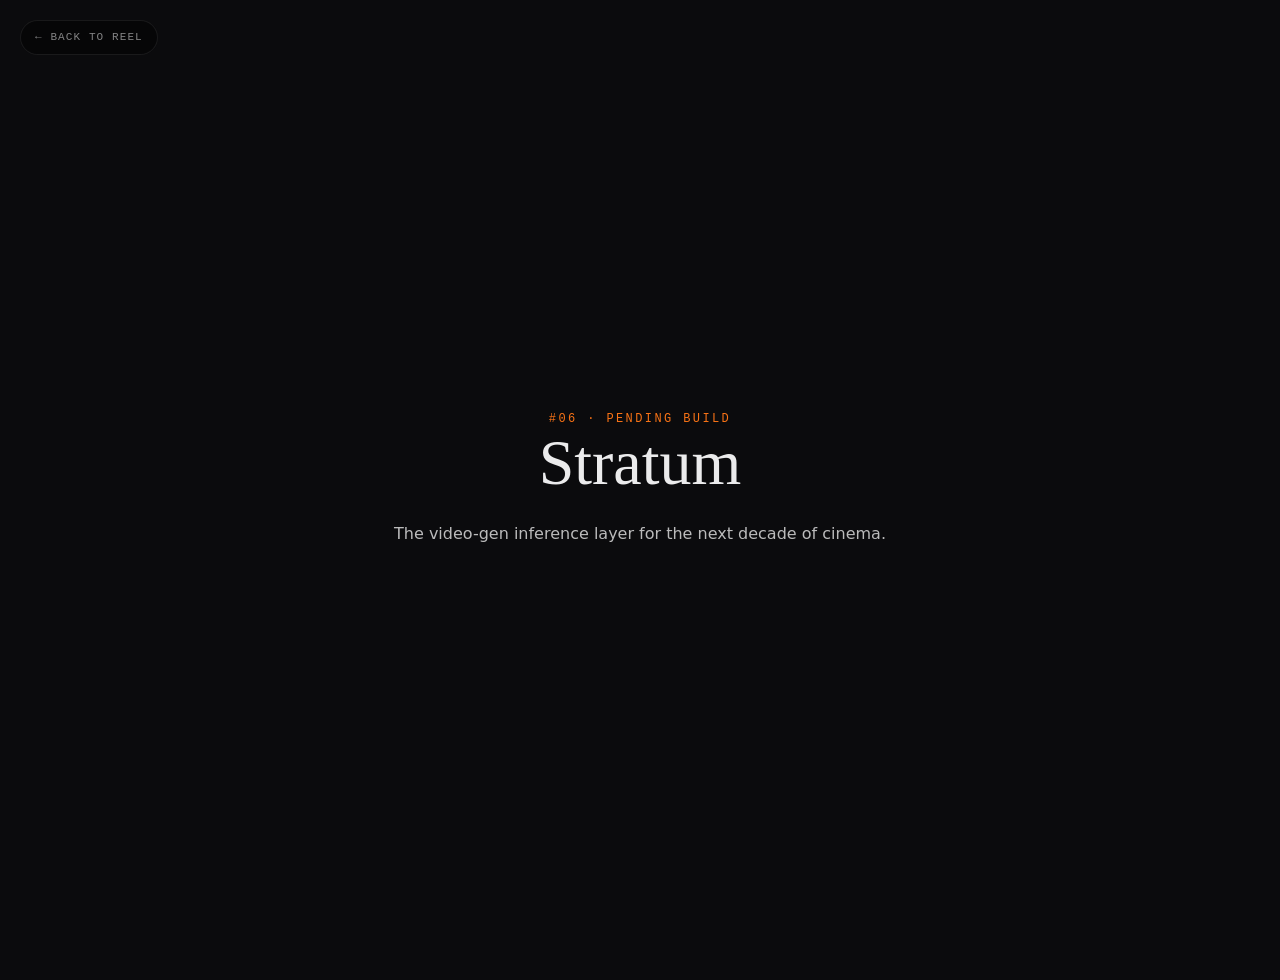
<file: 06-stratum/index.html>
<!doctype html><html><head><meta charset="utf-8"><title>Stratum — pending</title>
<link rel="stylesheet" href="../_shared/tokens.css">
<style>body{display:grid;place-items:center;min-height:100vh;text-align:center;padding:40px;}
h1{font-family:var(--font-display);font-size:var(--t-display);}
.tag{font-family:var(--font-mono);font-size:var(--t-micro);text-transform:uppercase;letter-spacing:.2em;color:var(--brand-accent);}
.lede{color:var(--text-d-body);max-width:540px;margin:24px auto;}</style>
</head><body>
<div>
<div class="tag">#06 · pending build</div>
<h1>Stratum</h1>
<p class="lede">The video-gen inference layer for the next decade of cinema.</p>
<a class="back-to-reel" href="../">← back to reel</a>
</div>
</body></html>
</file>
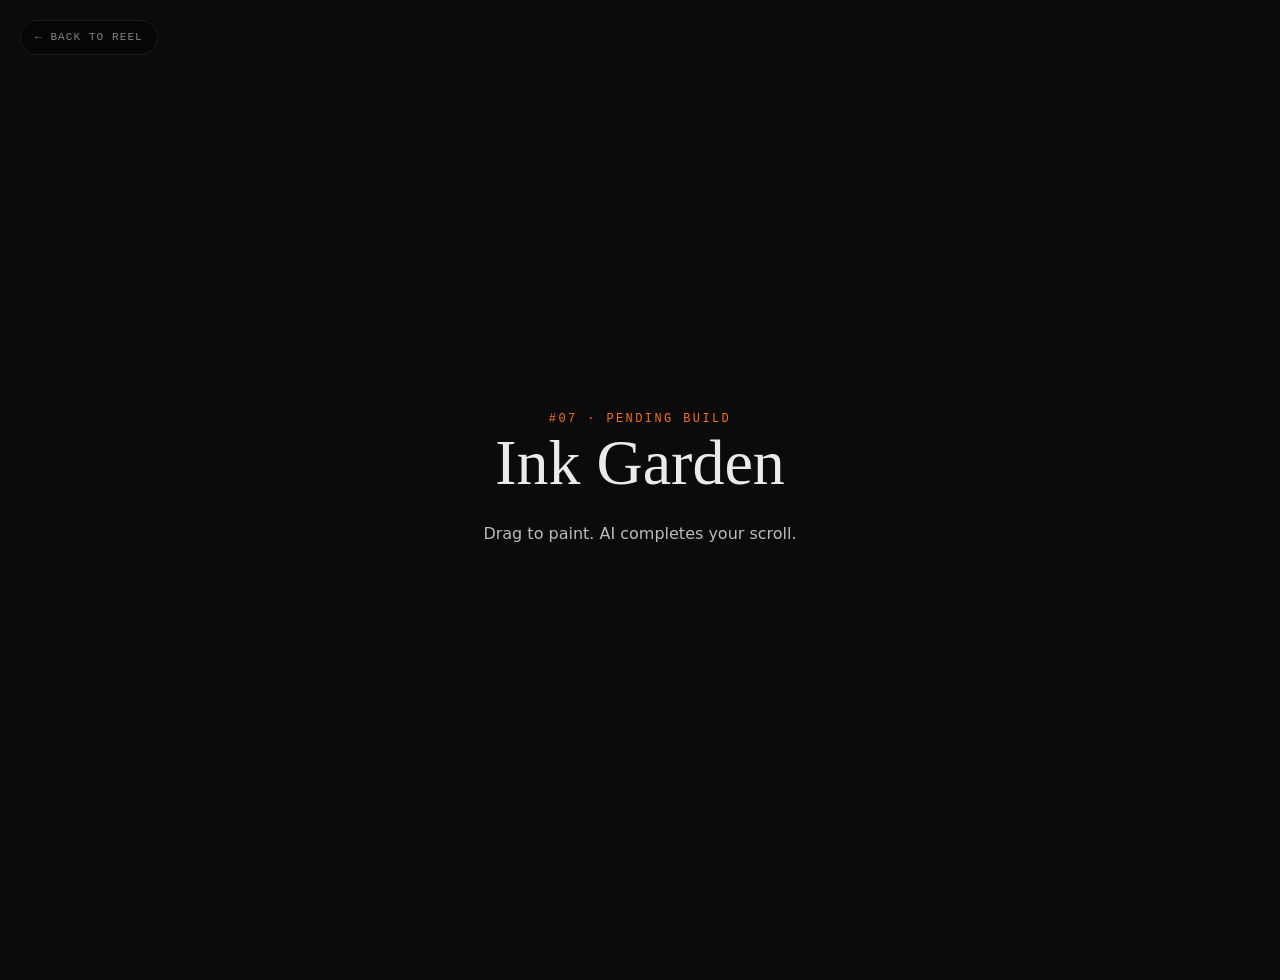
<file: 07-ink-garden/index.html>
<!doctype html><html><head><meta charset="utf-8"><title>Ink Garden — pending</title>
<link rel="stylesheet" href="../_shared/tokens.css">
<style>body{display:grid;place-items:center;min-height:100vh;text-align:center;padding:40px;}
h1{font-family:var(--font-display);font-size:var(--t-display);}
.tag{font-family:var(--font-mono);font-size:var(--t-micro);text-transform:uppercase;letter-spacing:.2em;color:var(--brand-accent);}
.lede{color:var(--text-d-body);max-width:540px;margin:24px auto;}</style>
</head><body>
<div>
<div class="tag">#07 · pending build</div>
<h1>Ink Garden</h1>
<p class="lede">Drag to paint. AI completes your scroll.</p>
<a class="back-to-reel" href="../">← back to reel</a>
</div>
</body></html>
</file>
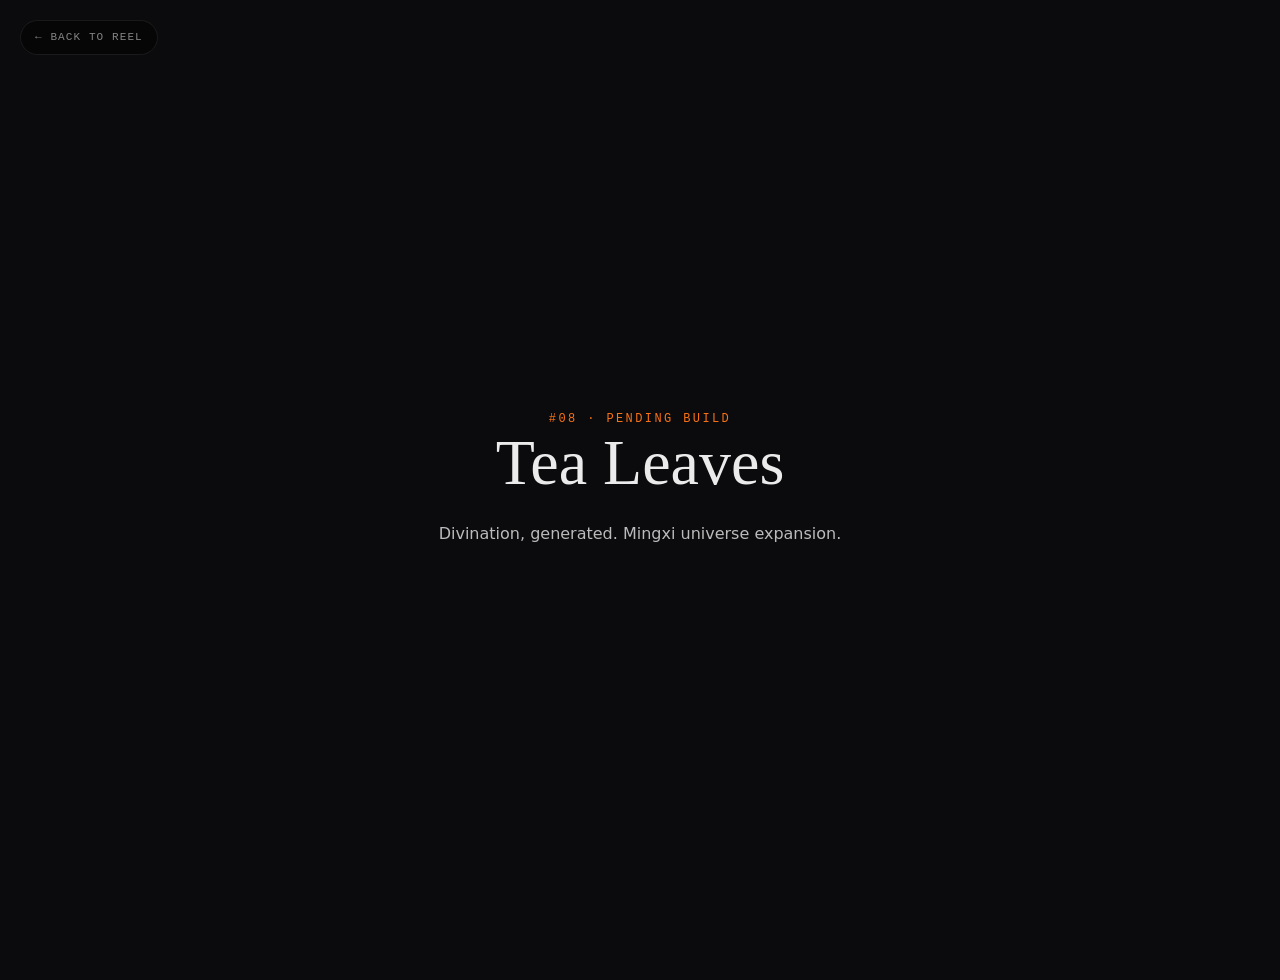
<file: 08-tea-leaves/index.html>
<!doctype html><html><head><meta charset="utf-8"><title>Tea Leaves — pending</title>
<link rel="stylesheet" href="../_shared/tokens.css">
<style>body{display:grid;place-items:center;min-height:100vh;text-align:center;padding:40px;}
h1{font-family:var(--font-display);font-size:var(--t-display);}
.tag{font-family:var(--font-mono);font-size:var(--t-micro);text-transform:uppercase;letter-spacing:.2em;color:var(--brand-accent);}
.lede{color:var(--text-d-body);max-width:540px;margin:24px auto;}</style>
</head><body>
<div>
<div class="tag">#08 · pending build</div>
<h1>Tea Leaves</h1>
<p class="lede">Divination, generated. Mingxi universe expansion.</p>
<a class="back-to-reel" href="../">← back to reel</a>
</div>
</body></html>
</file>
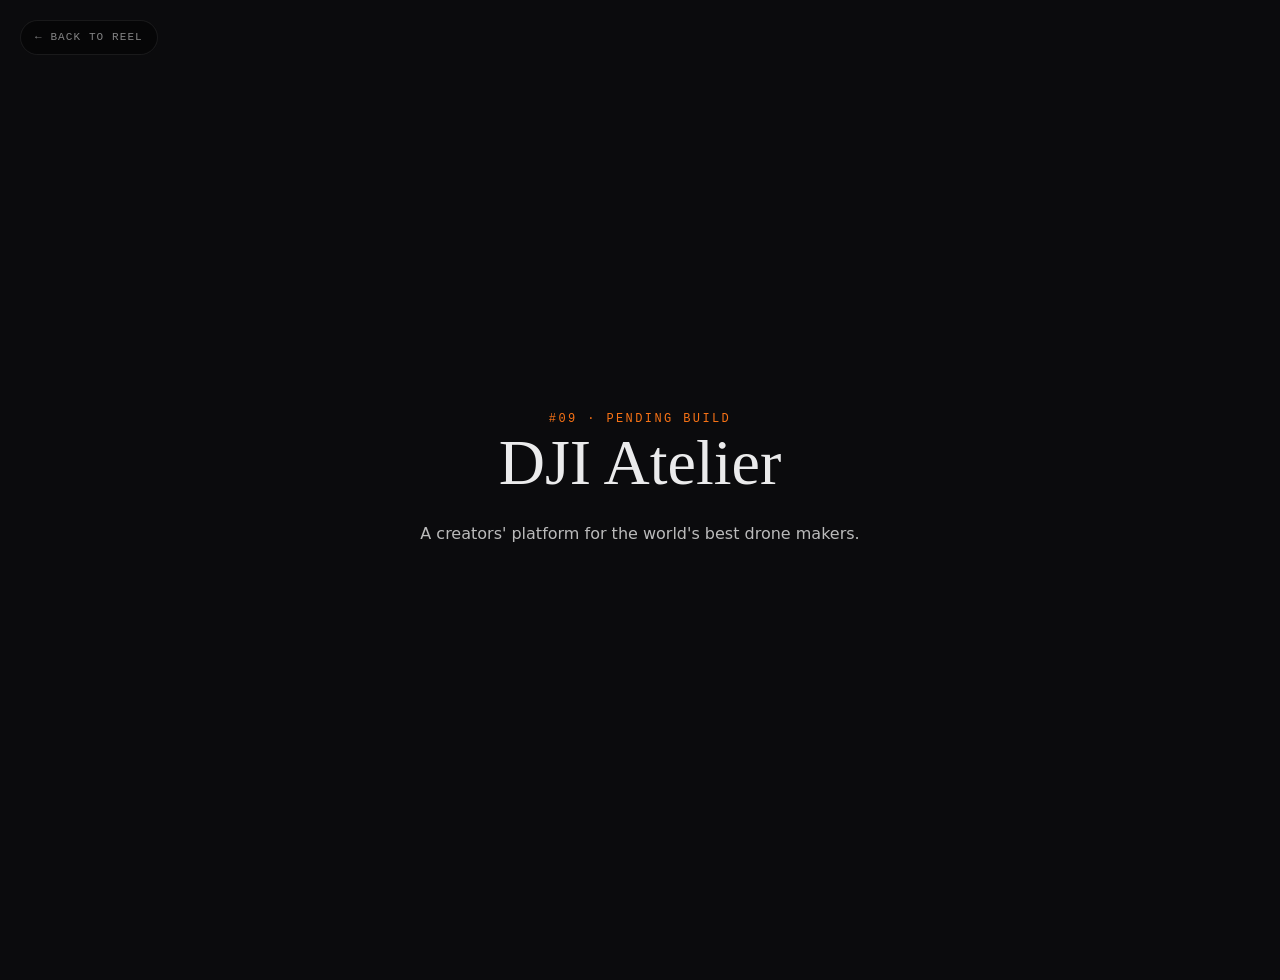
<file: 09-dji-spec/index.html>
<!doctype html><html><head><meta charset="utf-8"><title>DJI Atelier — pending</title>
<link rel="stylesheet" href="../_shared/tokens.css">
<style>body{display:grid;place-items:center;min-height:100vh;text-align:center;padding:40px;}
h1{font-family:var(--font-display);font-size:var(--t-display);}
.tag{font-family:var(--font-mono);font-size:var(--t-micro);text-transform:uppercase;letter-spacing:.2em;color:var(--brand-accent);}
.lede{color:var(--text-d-body);max-width:540px;margin:24px auto;}</style>
</head><body>
<div>
<div class="tag">#09 · pending build</div>
<h1>DJI Atelier</h1>
<p class="lede">A creators' platform for the world's best drone makers.</p>
<a class="back-to-reel" href="../">← back to reel</a>
</div>
</body></html>
</file>
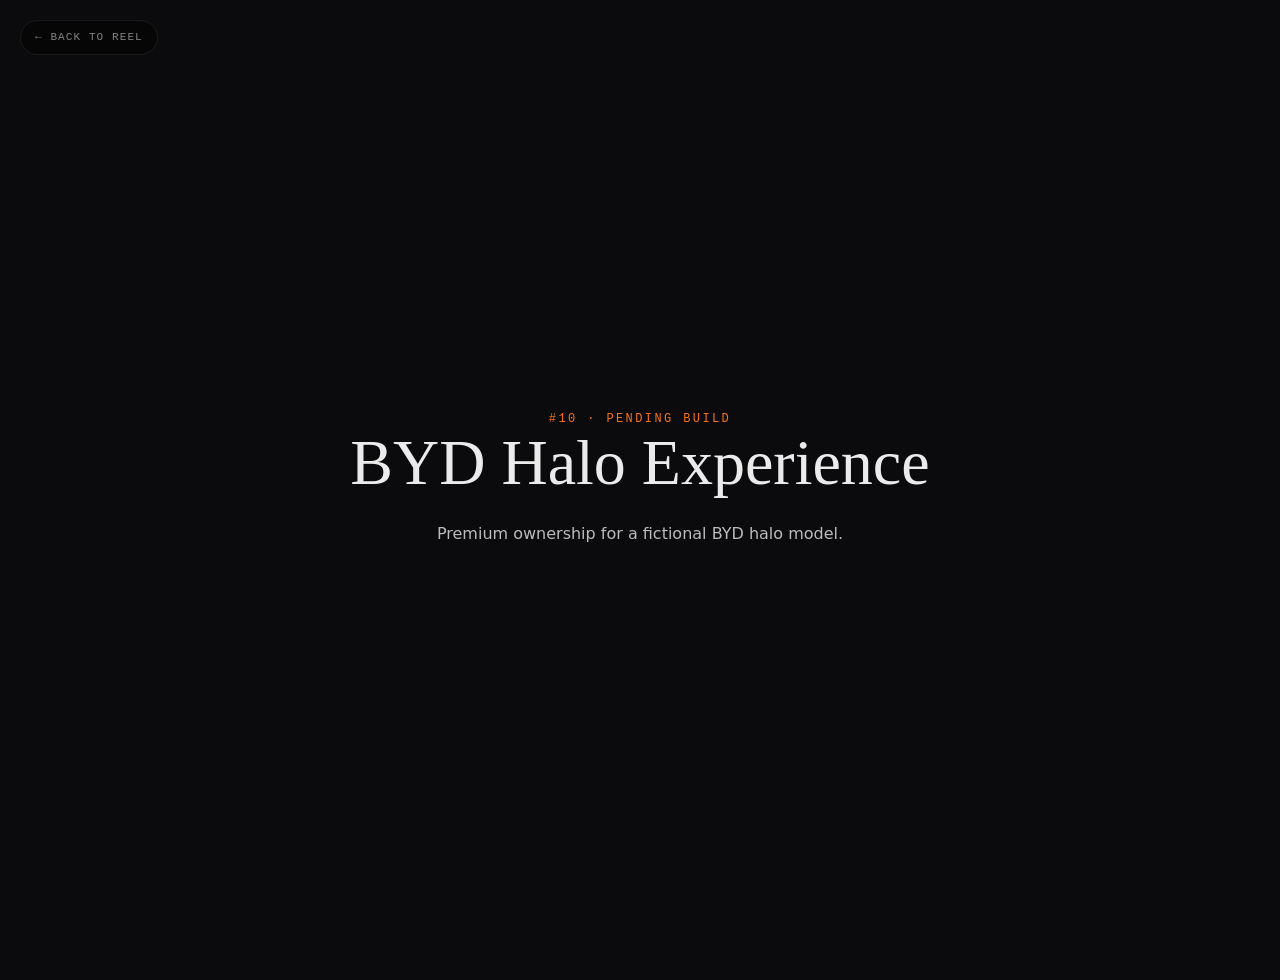
<file: 10-byd-spec/index.html>
<!doctype html><html><head><meta charset="utf-8"><title>BYD Halo Experience — pending</title>
<link rel="stylesheet" href="../_shared/tokens.css">
<style>body{display:grid;place-items:center;min-height:100vh;text-align:center;padding:40px;}
h1{font-family:var(--font-display);font-size:var(--t-display);}
.tag{font-family:var(--font-mono);font-size:var(--t-micro);text-transform:uppercase;letter-spacing:.2em;color:var(--brand-accent);}
.lede{color:var(--text-d-body);max-width:540px;margin:24px auto;}</style>
</head><body>
<div>
<div class="tag">#10 · pending build</div>
<h1>BYD Halo Experience</h1>
<p class="lede">Premium ownership for a fictional BYD halo model.</p>
<a class="back-to-reel" href="../">← back to reel</a>
</div>
</body></html>
</file>
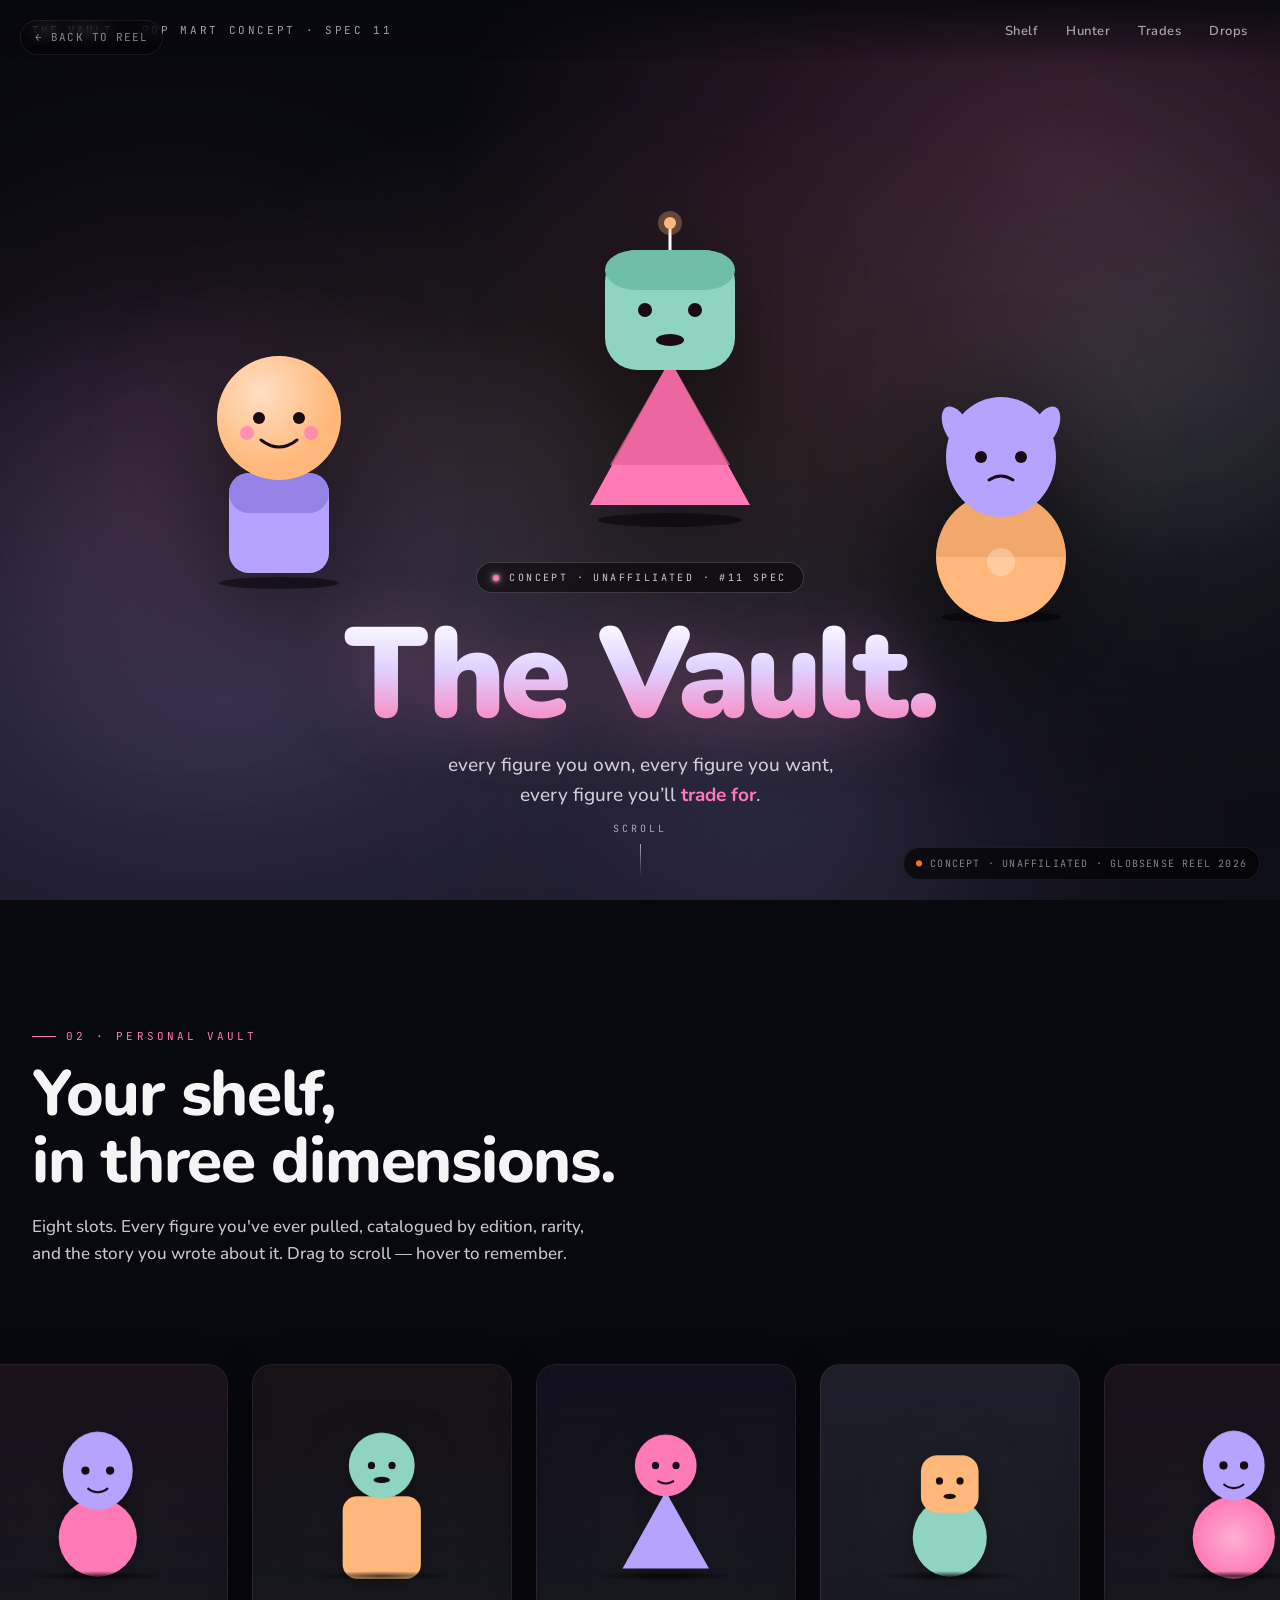
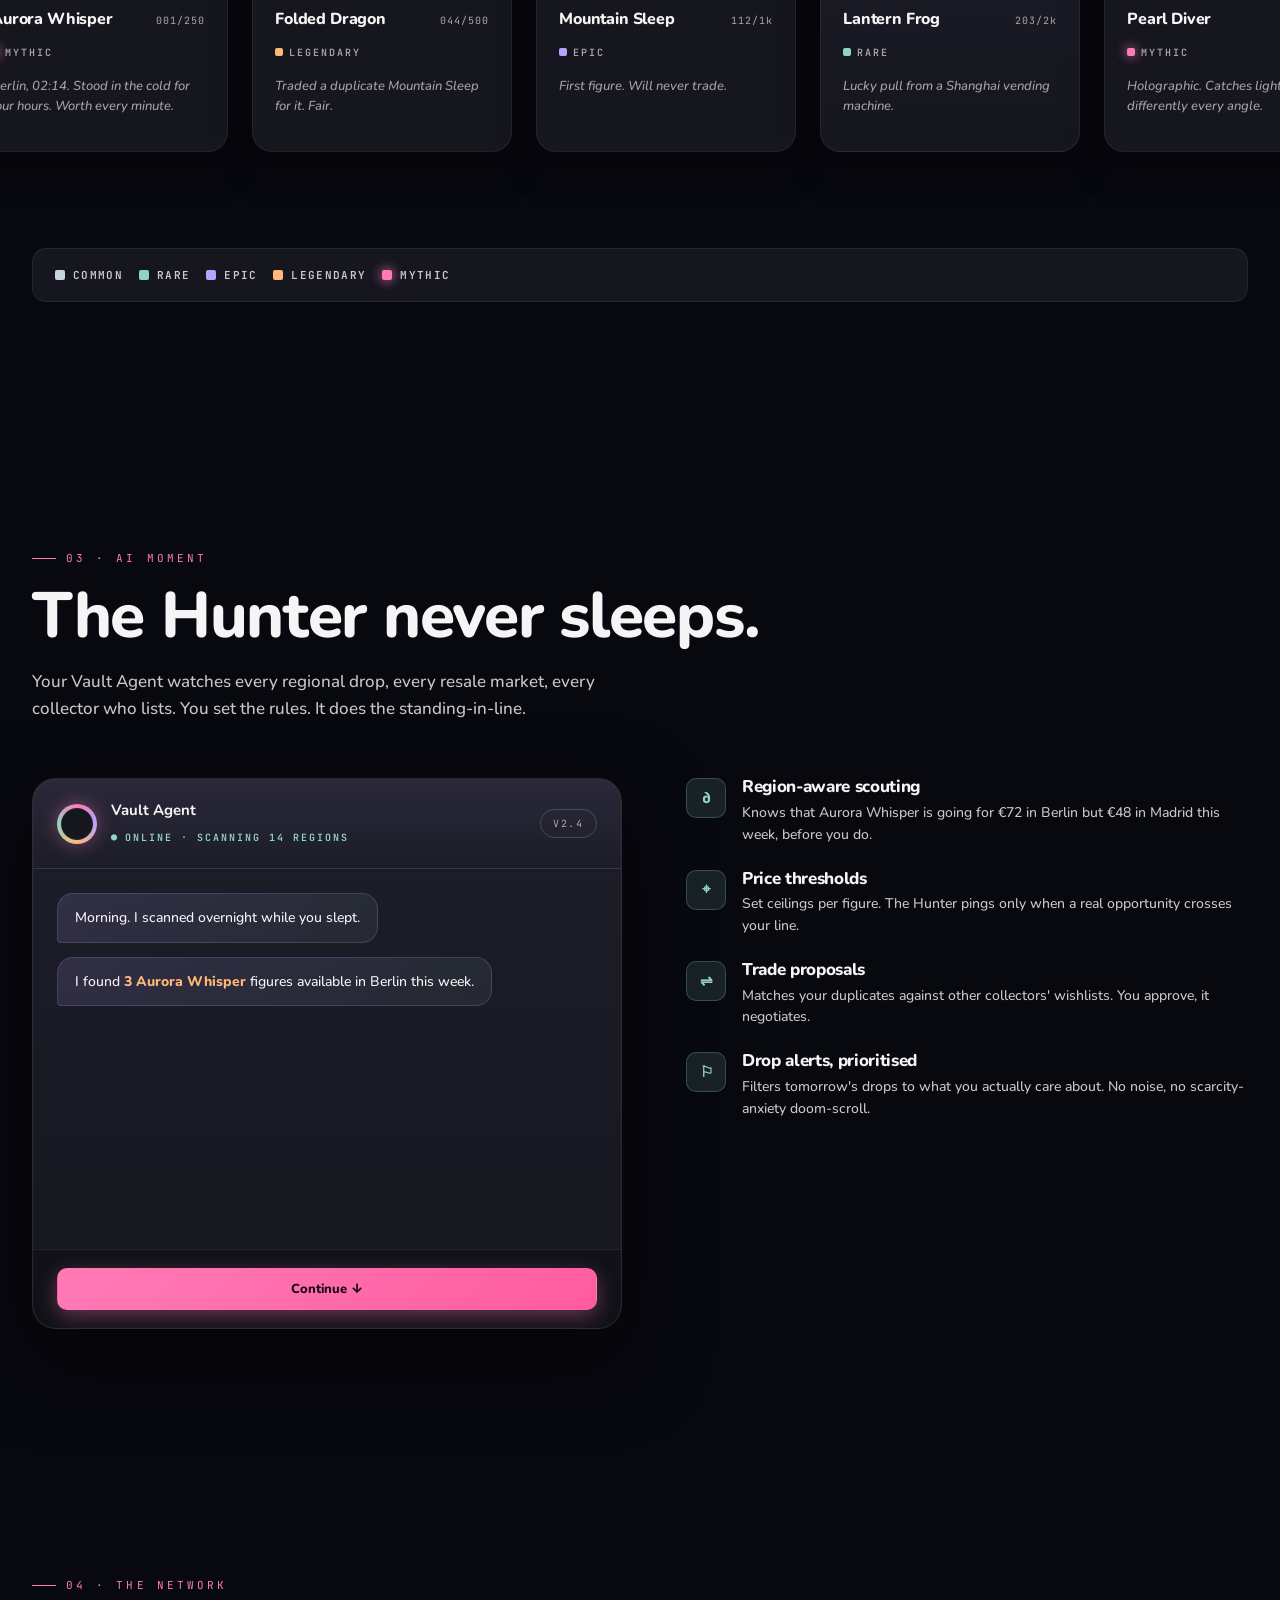
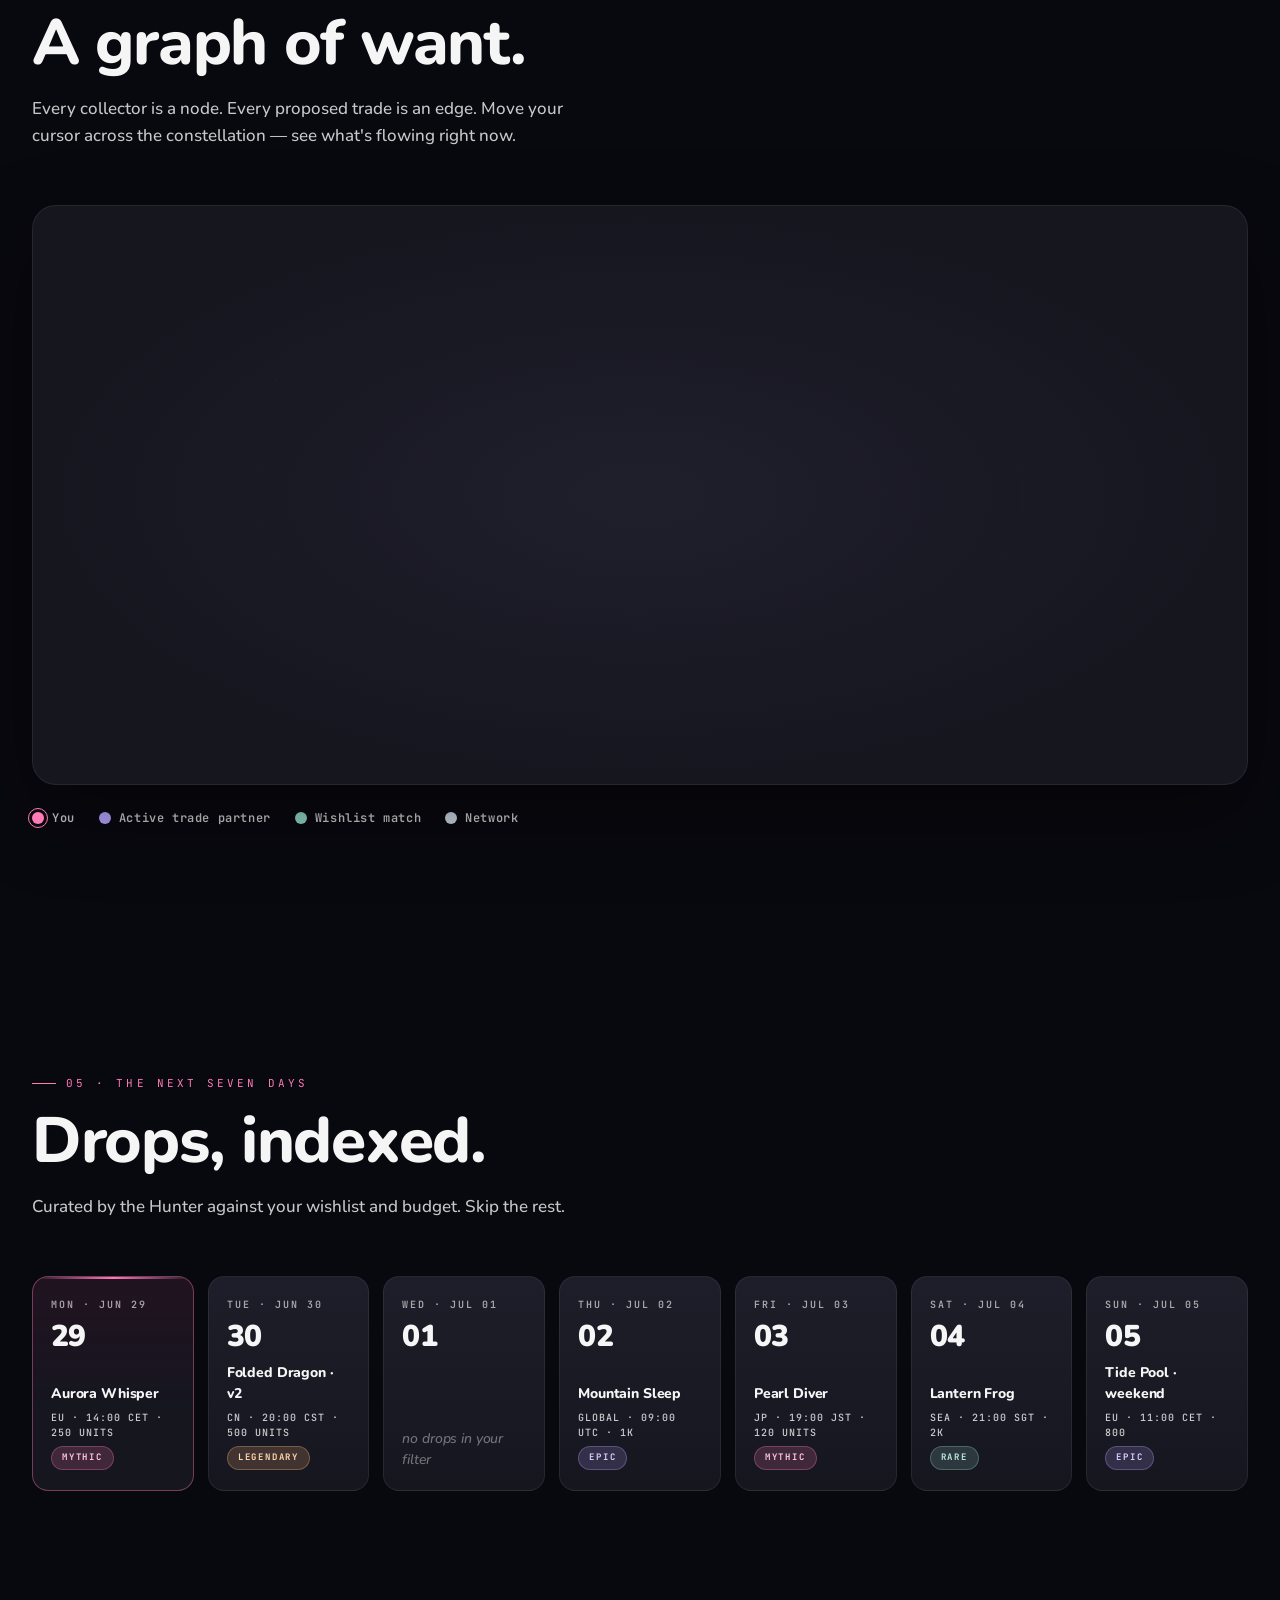
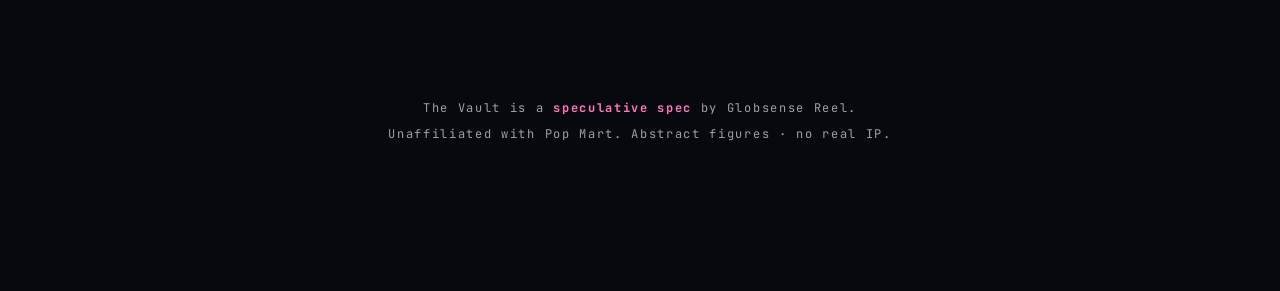
<file: 11-popmart-spec/index.html>
<!doctype html>
<html lang="en">
<head>
<meta charset="utf-8">
<meta name="viewport" content="width=device-width, initial-scale=1">
<title>The Vault · Pop Mart Concept — Globsense Reel</title>
<link rel="stylesheet" href="../_shared/tokens.css">
<link rel="preconnect" href="https://fonts.googleapis.com">
<link rel="preconnect" href="https://fonts.gstatic.com" crossorigin>
<link href="https://fonts.googleapis.com/css2?family=Nunito:wght@400;500;600;700;800;900&family=Inter:wght@400;500;600;700&family=JetBrains+Mono:wght@400;500;600&display=swap" rel="stylesheet">
<style>
  /* ─── Page-local palette: dark base + 5 rarity pastels ─────────── */
  :root{
    --rar-common:   #C8D4E0;
    --rar-rare:     #8FD4C1;
    --rar-epic:     #B5A3FF;
    --rar-legend:   #FFB87A;
    --rar-mythic:   #FF7AB6;

    --vault-bg:     #08080F;
    --vault-bg-2:   #0E0E18;
    --vault-card:   #16161F;
    --vault-card-2: #1E1E2A;
    --vault-edge:   rgba(255,255,255,0.07);
    --vault-edge-2: rgba(255,255,255,0.18);

    --ink-strong:   rgba(255,255,255,0.96);
    --ink-body:     rgba(255,255,255,0.78);
    --ink-caption:  rgba(255,255,255,0.62);
    --ink-dim:      rgba(255,255,255,0.40);

    --font-round:   'Nunito', 'Quicksand', 'Inter', system-ui, sans-serif;
    --font-body:    'Inter', system-ui, -apple-system, sans-serif;
  }

  html,body{
    background:var(--vault-bg);
    color:var(--ink-body);
    font-family:var(--font-round);
    -webkit-font-smoothing:antialiased;
    text-rendering:optimizeLegibility;
  }
  *,*::before,*::after{box-sizing:border-box;}

  /* Subtle film grain overlay */
  body::before{
    content:"";
    position:fixed;inset:0;z-index:1;pointer-events:none;
    background-image:url("data:image/svg+xml;utf8,<svg xmlns='http://www.w3.org/2000/svg' width='180' height='180'><filter id='n'><feTurbulence type='fractalNoise' baseFrequency='0.9' numOctaves='2' stitchTiles='stitch'/><feColorMatrix values='0 0 0 0 1  0 0 0 0 1  0 0 0 0 1  0 0 0 0.05 0'/></filter><rect width='100%' height='100%' filter='url(%23n)'/></svg>");
    opacity:.6;mix-blend-mode:overlay;
  }

  h1,h2,h3,h4{color:var(--ink-strong);font-family:var(--font-round);font-weight:800;line-height:1.05;margin:0;letter-spacing:-0.02em;}
  a{color:inherit;text-decoration:none;}
  ::selection{background:var(--rar-mythic);color:#1A0A14;}

  .wrap{max-width:1280px;margin:0 auto;padding:0 32px;position:relative;z-index:2;}

  /* ─── Top nav strip ─────────────────────────────────────────────── */
  .nav{
    position:fixed;top:0;left:0;right:0;z-index:60;
    display:flex;justify-content:space-between;align-items:center;
    padding:18px 32px;
    background:linear-gradient(180deg,rgba(8,8,15,0.85),rgba(8,8,15,0));
    backdrop-filter:blur(14px);-webkit-backdrop-filter:blur(14px);
  }
  .nav .brand{font-family:'JetBrains Mono',monospace;font-size:11px;letter-spacing:.24em;text-transform:uppercase;color:var(--ink-caption);}
  .nav .brand b{color:var(--ink-strong);font-weight:600;letter-spacing:.18em;}
  .nav ul{display:flex;gap:28px;list-style:none;margin:0;padding:0;}
  .nav ul a{font-size:13px;font-weight:600;color:var(--ink-caption);letter-spacing:.04em;transition:color .2s;position:relative;}
  .nav ul a:hover{color:var(--rar-mythic);}
  .nav ul a::after{content:"";position:absolute;left:0;right:0;bottom:-6px;height:1px;background:var(--rar-mythic);transform:scaleX(0);transform-origin:left;transition:transform .3s var(--ease-cinematic);}
  .nav ul a:hover::after{transform:scaleX(1);}

  /* ─── Hero ──────────────────────────────────────────────────────── */
  .hero{
    position:relative;min-height:100vh;overflow:hidden;
    display:flex;align-items:center;justify-content:center;
    background:
      radial-gradient(1200px 700px at 18% 78%,rgba(181,163,255,0.22),transparent 60%),
      radial-gradient(1000px 700px at 82% 18%,rgba(255,122,182,0.20),transparent 60%),
      radial-gradient(800px 500px at 50% 50%,rgba(255,184,122,0.12),transparent 70%),
      linear-gradient(180deg,#08080F 0%,#0E0E18 100%);
    perspective:1400px;
    z-index:2;
  }
  .stars{
    position:absolute;inset:0;pointer-events:none;
    background-image:
      radial-gradient(1.2px 1.2px at 10% 20%,rgba(255,255,255,.6),transparent 50%),
      radial-gradient(1px 1px at 70% 40%,rgba(255,255,255,.55),transparent 50%),
      radial-gradient(1px 1px at 35% 70%,rgba(255,255,255,.4),transparent 50%),
      radial-gradient(1.5px 1.5px at 85% 75%,rgba(255,255,255,.7),transparent 50%),
      radial-gradient(1px 1px at 22% 88%,rgba(255,255,255,.3),transparent 50%),
      radial-gradient(1.2px 1.2px at 60% 12%,rgba(255,255,255,.55),transparent 50%),
      radial-gradient(1px 1px at 5% 55%,rgba(255,255,255,.4),transparent 50%),
      radial-gradient(1.2px 1.2px at 95% 50%,rgba(255,255,255,.5),transparent 50%);
    animation:twinkle 8s ease-in-out infinite;
  }
  @keyframes twinkle{0%,100%{opacity:.5}50%{opacity:.85}}

  .aurora{
    position:absolute;width:600px;height:600px;border-radius:50%;
    filter:blur(80px);opacity:.35;pointer-events:none;mix-blend-mode:screen;
  }
  .aurora.a{left:-10%;top:20%;background:radial-gradient(circle,rgba(255,122,182,.5),transparent 70%);animation:drift1 14s ease-in-out infinite;}
  .aurora.b{right:-15%;top:10%;background:radial-gradient(circle,rgba(143,212,193,.5),transparent 70%);animation:drift2 16s ease-in-out infinite;}
  .aurora.c{left:40%;top:60%;background:radial-gradient(circle,rgba(181,163,255,.5),transparent 70%);animation:drift3 18s ease-in-out infinite;}
  @keyframes drift1{0%,100%{transform:translate(0,0)}50%{transform:translate(80px,-40px)}}
  @keyframes drift2{0%,100%{transform:translate(0,0)}50%{transform:translate(-60px,60px)}}
  @keyframes drift3{0%,100%{transform:translate(0,0)}50%{transform:translate(50px,-50px)}}

  .stage{position:relative;width:100%;height:560px;transform-style:preserve-3d;}
  .fig{
    position:absolute;width:200px;height:260px;
    transform-style:preserve-3d;
    animation:float 9s var(--ease-cinematic) infinite;
    filter:drop-shadow(0 30px 60px rgba(0,0,0,0.7));
  }
  .fig.a{left:14%;top:30%;animation-delay:-2s;}
  .fig.b{left:43%;top:8%;width:240px;height:320px;animation-delay:-5s;}
  .fig.c{right:14%;top:36%;animation-delay:-7s;}
  @keyframes float{
    0%,100%{transform:translateY(0) rotate(-3deg);}
    50%   {transform:translateY(-24px) rotate(3deg);}
  }
  .fig svg{width:100%;height:100%;overflow:visible;}

  .hero-copy{position:absolute;left:0;right:0;bottom:0;text-align:center;padding-bottom:90px;z-index:5;}
  .tag-row{
    display:inline-flex;gap:10px;align-items:center;padding:7px 16px;
    border:1px solid var(--vault-edge-2);border-radius:999px;
    font-family:'JetBrains Mono',monospace;font-size:10px;letter-spacing:.24em;text-transform:uppercase;
    color:var(--ink-body);background:rgba(0,0,0,0.5);
    backdrop-filter:blur(8px);
  }
  .tag-row .dot{width:6px;height:6px;border-radius:50%;background:var(--rar-mythic);box-shadow:0 0 12px var(--rar-mythic),0 0 4px #fff;}
  h1.hero-title{
    font-family:var(--font-round);font-weight:900;
    font-size:clamp(60px,10vw,160px);
    background:linear-gradient(180deg,#FFFFFF 0%,#E0D0FF 45%,#FF7AB6 100%);
    -webkit-background-clip:text;background-clip:text;
    -webkit-text-fill-color:transparent;
    margin:24px 0 16px;letter-spacing:-0.045em;line-height:0.92;
    filter:drop-shadow(0 8px 32px rgba(255,122,182,0.25));
  }
  .hero-sub{max-width:680px;margin:0 auto;color:var(--ink-body);font-size:19px;line-height:1.55;font-weight:500;}
  .hero-sub em{font-style:normal;color:var(--rar-mythic);font-weight:700;}
  .scroll-cue{
    position:absolute;bottom:24px;left:50%;transform:translateX(-50%);
    color:var(--ink-caption);font-family:'JetBrains Mono',monospace;font-size:10px;letter-spacing:.3em;text-transform:uppercase;
    display:flex;flex-direction:column;align-items:center;gap:8px;z-index:5;
  }
  .scroll-cue::after{content:"";width:1px;height:32px;background:linear-gradient(180deg,var(--ink-caption),transparent);animation:cue 2.2s ease-in-out infinite;}
  @keyframes cue{0%,100%{opacity:.3;transform:scaleY(.6)}50%{opacity:1;transform:scaleY(1)}}

  /* ─── Section frame ─────────────────────────────────────────────── */
  section{padding:120px 0;position:relative;z-index:2;}
  .eyebrow{
    font-family:'JetBrains Mono',monospace;font-size:11px;letter-spacing:.28em;text-transform:uppercase;
    color:var(--rar-mythic);margin-bottom:16px;display:inline-flex;align-items:center;gap:10px;
  }
  .eyebrow::before{content:"";width:24px;height:1px;background:var(--rar-mythic);}
  .section-h{font-size:clamp(36px,5vw,68px);color:var(--ink-strong);line-height:1.05;margin:0 0 18px;}
  .section-lede{max-width:580px;color:var(--ink-body);font-size:17px;line-height:1.6;margin-bottom:56px;font-weight:500;}

  /* ─── The Shelf ─────────────────────────────────────────────────── */
  .shelf-rail{
    position:relative;overflow-x:auto;overflow-y:visible;
    padding:40px 32px 60px;margin:0 -32px;
    scroll-snap-type:x mandatory;
    -webkit-overflow-scrolling:touch;
    perspective:1200px;
  }
  .shelf-rail::-webkit-scrollbar{height:6px;}
  .shelf-rail::-webkit-scrollbar-track{background:rgba(255,255,255,0.04);border-radius:3px;}
  .shelf-rail::-webkit-scrollbar-thumb{background:linear-gradient(90deg,var(--rar-epic),var(--rar-mythic));border-radius:3px;}
  .shelf-row{display:flex;gap:24px;width:max-content;padding-left:32px;}

  .shelf{
    flex:0 0 260px;scroll-snap-align:start;
    background:linear-gradient(180deg,var(--vault-card-2) 0%,var(--vault-card) 100%);
    border:1px solid var(--vault-edge);
    border-radius:20px;
    padding:24px 22px 22px;
    position:relative;
    transform:rotateX(2deg);transform-style:preserve-3d;
    transition:transform .4s var(--ease-cinematic),border-color .3s,box-shadow .4s;
    cursor:pointer;
    box-shadow:0 12px 40px rgba(0,0,0,0.4);
  }
  .shelf:hover{
    transform:rotateX(0deg) translateY(-10px);
    border-color:var(--vault-edge-2);
    box-shadow:0 24px 60px rgba(0,0,0,0.6),0 0 0 1px rgba(255,255,255,0.04) inset;
  }
  .shelf .figure-art{
    height:200px;display:flex;align-items:flex-end;justify-content:center;
    background:radial-gradient(ellipse at 50% 70%,rgba(255,255,255,0.04) 0%,transparent 70%);
    border-radius:14px;margin-bottom:18px;position:relative;overflow:hidden;
  }
  .shelf .figure-art::after{
    content:"";position:absolute;left:14%;right:14%;bottom:8px;height:10px;
    background:radial-gradient(ellipse,rgba(0,0,0,0.7) 0%,transparent 70%);
    border-radius:50%;
  }
  .shelf .figure-art svg{height:175px;filter:drop-shadow(0 8px 20px rgba(0,0,0,0.5));}
  .shelf .meta{display:flex;justify-content:space-between;align-items:baseline;margin-bottom:8px;gap:8px;}
  .shelf .name{font-weight:800;color:var(--ink-strong);font-size:16px;letter-spacing:-0.01em;}
  .shelf .ed{font-family:'JetBrains Mono',monospace;font-size:10px;color:var(--ink-caption);letter-spacing:.1em;}
  .shelf .rarity{
    display:inline-flex;align-items:center;gap:6px;
    font-family:'JetBrains Mono',monospace;font-size:10px;letter-spacing:.2em;text-transform:uppercase;
    color:var(--ink-caption);font-weight:600;
  }
  .shelf .rarity .pip{width:8px;height:8px;border-radius:2px;}
  .shelf .note{margin-top:14px;font-size:13px;color:var(--ink-caption);line-height:1.5;font-style:italic;font-weight:500;}

  .r-common .pip {background:var(--rar-common);} .r-common .name-color{color:var(--rar-common);}
  .r-rare   .pip {background:var(--rar-rare);}   .r-rare   .name-color{color:var(--rar-rare);}
  .r-epic   .pip {background:var(--rar-epic);}   .r-epic   .name-color{color:var(--rar-epic);}
  .r-legend .pip {background:var(--rar-legend);} .r-legend .name-color{color:var(--rar-legend);}
  .r-mythic .pip {background:var(--rar-mythic);box-shadow:0 0 12px var(--rar-mythic);} .r-mythic .name-color{color:var(--rar-mythic);}

  .r-mythic{background:linear-gradient(180deg,rgba(255,122,182,0.08) 0%,var(--vault-card) 60%);}
  .r-legend{background:linear-gradient(180deg,rgba(255,184,122,0.06) 0%,var(--vault-card) 60%);}
  .r-epic  {background:linear-gradient(180deg,rgba(181,163,255,0.06) 0%,var(--vault-card) 60%);}

  /* rarity legend strip */
  .rarity-strip{
    display:flex;gap:16px;flex-wrap:wrap;margin-top:36px;padding:18px 22px;
    background:var(--vault-card);border:1px solid var(--vault-edge);border-radius:14px;
  }
  .rarity-strip .item{display:flex;align-items:center;gap:8px;font-family:'JetBrains Mono',monospace;font-size:11px;letter-spacing:.12em;text-transform:uppercase;color:var(--ink-body);font-weight:600;}
  .rarity-strip .item .pip{width:10px;height:10px;border-radius:2px;}

  /* ─── Hunter (AI chat) ──────────────────────────────────────────── */
  .hunter-grid{display:grid;grid-template-columns:1.05fr 1fr;gap:64px;align-items:start;}
  @media(max-width:900px){.hunter-grid{grid-template-columns:1fr;gap:40px;}}

  .chat{
    background:linear-gradient(180deg,var(--vault-card-2) 0%,var(--vault-card) 100%);
    border:1px solid var(--vault-edge);
    border-radius:24px;overflow:hidden;
    box-shadow:0 30px 80px rgba(0,0,0,0.5),0 0 0 1px rgba(255,255,255,0.02) inset;
  }
  .chat-head{
    display:flex;align-items:center;gap:14px;
    padding:20px 24px;border-bottom:1px solid var(--vault-edge);
    background:linear-gradient(180deg,rgba(181,163,255,0.08),transparent);
  }
  .chat-head .avatar{
    width:40px;height:40px;border-radius:50%;position:relative;flex-shrink:0;
    background:conic-gradient(from 0deg,var(--rar-mythic),var(--rar-epic),var(--rar-legend),var(--rar-rare),var(--rar-mythic));
    box-shadow:0 0 18px rgba(255,122,182,0.4);
    animation:spin 8s linear infinite;
  }
  .chat-head .avatar::after{
    content:"";position:absolute;inset:4px;border-radius:50%;
    background:var(--vault-card);
    box-shadow:0 0 0 1px var(--vault-edge) inset;
  }
  @keyframes spin{to{transform:rotate(360deg)}}
  .chat-head .who{flex:1;min-width:0;}
  .chat-head .who b{display:block;font-size:15px;color:var(--ink-strong);font-weight:700;margin-bottom:2px;}
  .chat-head .who span{font-family:'JetBrains Mono',monospace;font-size:10px;letter-spacing:.2em;text-transform:uppercase;color:var(--rar-rare);font-weight:600;}
  .chat-head .who span::before{content:"●";margin-right:6px;animation:pulse 2s ease-in-out infinite;}
  @keyframes pulse{0%,100%{opacity:.4}50%{opacity:1}}
  .chat-head .meta-btn{
    font-family:'JetBrains Mono',monospace;font-size:10px;letter-spacing:.18em;text-transform:uppercase;
    padding:6px 12px;border:1px solid var(--vault-edge-2);border-radius:999px;color:var(--ink-caption);
  }

  .chat-body{padding:24px;min-height:380px;max-height:520px;overflow-y:auto;display:flex;flex-direction:column;gap:14px;}
  .chat-body::-webkit-scrollbar{width:4px;}
  .chat-body::-webkit-scrollbar-thumb{background:var(--vault-edge-2);border-radius:2px;}
  .msg{
    max-width:84%;padding:13px 17px;border-radius:16px;
    font-size:14px;line-height:1.55;animation:msgIn .45s var(--ease-cinematic);
    font-weight:500;color:var(--ink-strong);
  }
  @keyframes msgIn{from{opacity:0;transform:translateY(10px);}to{opacity:1;transform:none;}}
  .msg.agent{
    align-self:flex-start;
    background:linear-gradient(135deg,rgba(181,163,255,0.14),rgba(143,212,193,0.08));
    border:1px solid rgba(181,163,255,0.20);
    border-bottom-left-radius:4px;
  }
  .msg.user {
    align-self:flex-end;
    background:linear-gradient(135deg,var(--rar-mythic) 0%,#FF5C9F 100%);
    color:#1A0A14;border-bottom-right-radius:4px;
    font-weight:700;
    box-shadow:0 8px 24px rgba(255,122,182,0.35);
  }
  .msg b{color:var(--rar-legend);font-weight:800;}
  .msg.user b{color:#1A0A14;}

  .chat-actions{
    display:flex;flex-wrap:wrap;gap:10px;
    padding:18px 24px;border-top:1px solid var(--vault-edge);
    background:rgba(0,0,0,0.25);
  }
  .chat-actions button{
    flex:1;min-width:90px;padding:11px 16px;
    border-radius:10px;border:1px solid var(--vault-edge-2);
    background:rgba(255,255,255,0.02);
    color:var(--ink-strong);
    font-family:var(--font-round);font-size:13px;font-weight:700;cursor:pointer;
    transition:all .2s var(--ease-cinematic);
  }
  .chat-actions button:hover{
    border-color:var(--rar-mythic);color:var(--rar-mythic);
    background:rgba(255,122,182,0.06);
    transform:translateY(-1px);
  }
  .chat-actions button:active{transform:scale(0.97);}
  .chat-actions button.primary{
    background:linear-gradient(135deg,var(--rar-mythic),#FF5C9F);
    color:#1A0A14;border-color:transparent;font-weight:800;
    box-shadow:0 6px 20px rgba(255,122,182,0.35);
  }
  .chat-actions button.primary:hover{
    color:#1A0A14;background:linear-gradient(135deg,#fff,#F0F0F5);
    box-shadow:0 8px 28px rgba(255,255,255,0.25);
  }
  .chat-actions button:disabled{opacity:.4;cursor:not-allowed;transform:none;}

  .hunter-copy .feature{display:flex;gap:16px;margin-bottom:24px;}
  .hunter-copy .feature .icon{
    flex:0 0 40px;height:40px;border-radius:10px;
    background:rgba(143,212,193,0.12);
    border:1px solid rgba(143,212,193,0.25);
    display:grid;place-items:center;
    color:var(--rar-rare);font-weight:800;font-family:'JetBrains Mono',monospace;font-size:15px;
  }
  .hunter-copy .feature h4{font-size:17px;color:var(--ink-strong);font-weight:800;margin:0 0 6px;}
  .hunter-copy .feature p{margin:0;font-size:14px;color:var(--ink-body);line-height:1.55;font-weight:500;}

  /* ─── Trade Graph ───────────────────────────────────────────────── */
  .graph-wrap{
    background:radial-gradient(ellipse at 50% 50%,rgba(181,163,255,0.06),transparent 70%),var(--vault-card);
    border:1px solid var(--vault-edge);
    border-radius:24px;padding:32px;position:relative;
    height:580px;overflow:hidden;
    box-shadow:0 30px 80px rgba(0,0,0,0.4);
  }
  .graph-wrap::before{
    content:"";position:absolute;inset:0;pointer-events:none;
    background-image:
      radial-gradient(1px 1px at 20% 30%,rgba(255,255,255,.3),transparent 50%),
      radial-gradient(1px 1px at 80% 60%,rgba(255,255,255,.25),transparent 50%),
      radial-gradient(1px 1px at 50% 80%,rgba(255,255,255,.2),transparent 50%);
    opacity:.5;
  }
  .graph-wrap svg{width:100%;height:100%;display:block;position:relative;z-index:1;}
  .graph-tip{
    position:absolute;pointer-events:none;z-index:5;
    background:rgba(8,8,15,0.92);backdrop-filter:blur(10px);
    border:1px solid var(--vault-edge-2);border-radius:12px;
    padding:12px 16px;font-size:12px;color:var(--ink-strong);
    transform:translate(-50%,-130%);opacity:0;transition:opacity .15s;
    max-width:240px;line-height:1.5;font-weight:500;
    box-shadow:0 12px 40px rgba(0,0,0,0.6);
  }
  .graph-tip b{color:var(--rar-mythic);font-weight:800;display:block;margin-bottom:2px;}
  .graph-tip .loc{display:block;font-family:'JetBrains Mono',monospace;font-size:10px;color:var(--ink-caption);letter-spacing:.1em;text-transform:uppercase;margin-bottom:8px;}
  .graph-tip .trade{display:block;margin-top:6px;padding-top:6px;border-top:1px solid var(--vault-edge);font-family:'JetBrains Mono',monospace;font-size:11px;color:var(--ink-body);}

  .legend{display:flex;gap:24px;margin-top:24px;flex-wrap:wrap;}
  .legend-item{display:flex;align-items:center;gap:8px;font-size:12px;color:var(--ink-body);font-family:'JetBrains Mono',monospace;letter-spacing:.05em;font-weight:600;}
  .legend-item .swatch{width:12px;height:12px;border-radius:50%;}
  .legend-item .pulse{position:relative;}
  .legend-item .pulse::after{
    content:"";position:absolute;inset:-4px;border-radius:50%;
    border:1px solid currentColor;animation:legendPulse 2s ease-out infinite;
  }
  @keyframes legendPulse{0%{transform:scale(1);opacity:.6}100%{transform:scale(2.5);opacity:0}}

  /* ─── Calendar ──────────────────────────────────────────────────── */
  .cal{display:grid;grid-template-columns:repeat(7,1fr);gap:14px;}
  @media(max-width:900px){.cal{grid-template-columns:repeat(2,1fr);}}
  .day{
    background:linear-gradient(180deg,var(--vault-card-2) 0%,var(--vault-card) 100%);
    border:1px solid var(--vault-edge);
    border-radius:16px;padding:20px 18px;
    display:flex;flex-direction:column;gap:10px;min-height:200px;
    transition:transform .3s var(--ease-cinematic),border-color .3s,box-shadow .3s;
    position:relative;overflow:hidden;
  }
  .day::before{
    content:"";position:absolute;left:0;right:0;top:0;height:2px;
    background:linear-gradient(90deg,transparent,var(--rar-legend),transparent);
    opacity:0;transition:opacity .3s;
  }
  .day:hover{
    transform:translateY(-6px);
    border-color:rgba(255,184,122,0.4);
    box-shadow:0 20px 50px rgba(0,0,0,0.5);
  }
  .day:hover::before{opacity:1;}
  .day.today{border-color:rgba(255,122,182,0.4);background:linear-gradient(180deg,rgba(255,122,182,0.10) 0%,var(--vault-card) 60%);}
  .day.today::before{opacity:1;background:linear-gradient(90deg,transparent,var(--rar-mythic),transparent);}
  .day .dow{font-family:'JetBrains Mono',monospace;font-size:10px;letter-spacing:.2em;text-transform:uppercase;color:var(--ink-caption);font-weight:600;}
  .day .date{font-family:var(--font-round);font-weight:900;font-size:30px;color:var(--ink-strong);line-height:1;letter-spacing:-0.02em;}
  .day .drop{margin-top:auto;display:flex;flex-direction:column;gap:6px;}
  .day .drop-name{font-size:14px;font-weight:800;color:var(--ink-strong);letter-spacing:-0.01em;}
  .day .drop-meta{font-family:'JetBrains Mono',monospace;font-size:10px;color:var(--ink-body);letter-spacing:.1em;text-transform:uppercase;font-weight:500;}
  .day.empty .drop-name{color:var(--ink-dim);font-weight:500;font-style:italic;}
  .day .ribbon{
    display:inline-block;padding:4px 10px;border-radius:999px;
    font-family:'JetBrains Mono',monospace;font-size:9px;letter-spacing:.2em;text-transform:uppercase;
    font-weight:700;align-self:flex-start;
  }
  .ribbon.r-mythic{background:rgba(255,122,182,0.18);color:#FFC4DC;border:1px solid rgba(255,122,182,0.3);}
  .ribbon.r-legend{background:rgba(255,184,122,0.18);color:#FFD5AE;border:1px solid rgba(255,184,122,0.3);}
  .ribbon.r-epic  {background:rgba(181,163,255,0.18);color:#D8CFFF;border:1px solid rgba(181,163,255,0.3);}
  .ribbon.r-rare  {background:rgba(143,212,193,0.18);color:#B8E8DC;border:1px solid rgba(143,212,193,0.3);}

  /* ─── Footer ────────────────────────────────────────────────────── */
  footer{padding:80px 0 140px;text-align:center;color:var(--ink-caption);font-size:12px;font-family:'JetBrains Mono',monospace;letter-spacing:.14em;position:relative;z-index:2;}
  footer .mark{color:var(--rar-mythic);font-weight:700;}
  footer p{margin:8px 0;}

  /* ─── Mobile tweaks ────────────────────────────────────────────── */
  @media(max-width:700px){
    .nav ul{display:none;}
    .wrap{padding:0 20px;}
    section{padding:80px 0;}
    .stage{height:380px;}
    .fig{width:130px;height:170px;}
    .fig.b{width:160px;height:210px;}
  }
</style>
</head>
<body>

<!-- ───────────── Top Nav ───────────── -->
<nav class="nav">
  <div class="brand"><b>THE&nbsp;VAULT</b> · pop mart concept · spec 11</div>
  <ul>
    <li><a href="#shelf">Shelf</a></li>
    <li><a href="#hunter">Hunter</a></li>
    <li><a href="#graph">Trades</a></li>
    <li><a href="#drops">Drops</a></li>
  </ul>
</nav>

<!-- ───────────── Hero ───────────── -->
<section class="hero">
  <div class="stars"></div>
  <div class="aurora a"></div>
  <div class="aurora b"></div>
  <div class="aurora c"></div>

  <div class="stage" aria-hidden="true">
    <div class="fig a">
      <svg viewBox="0 0 200 260" fill="none">
        <ellipse cx="100" cy="245" rx="60" ry="6" fill="rgba(0,0,0,0.5)"/>
        <rect x="50" y="135" width="100" height="100" rx="20" fill="#B5A3FF"/>
        <rect x="50" y="135" width="100" height="40" rx="20" fill="#9482E6"/>
        <circle cx="100" cy="80" r="62" fill="#FFB87A"/>
        <circle cx="100" cy="80" r="62" fill="url(#shineA)"/>
        <circle cx="80" cy="80" r="6" fill="#1A0A14"/>
        <circle cx="120" cy="80" r="6" fill="#1A0A14"/>
        <path d="M82 102 Q100 116 118 102" stroke="#1A0A14" stroke-width="3" stroke-linecap="round" fill="none"/>
        <circle cx="68" cy="95" r="7" fill="#FF7AB6" opacity=".7"/>
        <circle cx="132" cy="95" r="7" fill="#FF7AB6" opacity=".7"/>
        <defs>
          <radialGradient id="shineA" cx="35%" cy="30%" r="60%">
            <stop offset="0%" stop-color="#fff" stop-opacity=".55"/>
            <stop offset="100%" stop-color="#fff" stop-opacity="0"/>
          </radialGradient>
        </defs>
      </svg>
    </div>

    <div class="fig b">
      <svg viewBox="0 0 240 320" fill="none">
        <ellipse cx="120" cy="305" rx="72" ry="7" fill="rgba(0,0,0,0.5)"/>
        <path d="M120 145 L40 290 L200 290 Z" fill="#FF7AB6"/>
        <path d="M120 145 L60 250 L180 250 Z" fill="#E66099" opacity=".75"/>
        <rect x="55" y="35" width="130" height="120" rx="32" fill="#8FD4C1"/>
        <rect x="55" y="35" width="130" height="40" rx="32" fill="#6FBFA8"/>
        <circle cx="95" cy="95" r="7" fill="#1A0A14"/>
        <circle cx="145" cy="95" r="7" fill="#1A0A14"/>
        <ellipse cx="120" cy="125" rx="14" ry="6" fill="#1A0A14"/>
        <line x1="120" y1="35" x2="120" y2="10" stroke="#fff" stroke-width="3"/>
        <circle cx="120" cy="8" r="6" fill="#FFB87A"/>
        <circle cx="120" cy="8" r="12" fill="#FFB87A" opacity=".3"/>
      </svg>
    </div>

    <div class="fig c">
      <svg viewBox="0 0 200 260" fill="none">
        <ellipse cx="100" cy="245" rx="60" ry="6" fill="rgba(0,0,0,0.5)"/>
        <circle cx="100" cy="185" r="65" fill="#FFB87A"/>
        <path d="M35 185 A65 65 0 0 1 165 185 Z" fill="#E69A5E" opacity=".5"/>
        <ellipse cx="100" cy="85" rx="55" ry="60" fill="#B5A3FF"/>
        <ellipse cx="55" cy="55" rx="12" ry="22" fill="#B5A3FF" transform="rotate(-25 55 55)"/>
        <ellipse cx="145" cy="55" rx="12" ry="22" fill="#B5A3FF" transform="rotate(25 145 55)"/>
        <circle cx="80" cy="85" r="6" fill="#1A0A14"/>
        <circle cx="120" cy="85" r="6" fill="#1A0A14"/>
        <path d="M88 108 Q100 100 112 108" stroke="#1A0A14" stroke-width="3" fill="none" stroke-linecap="round"/>
        <circle cx="100" cy="190" r="14" fill="#fff" opacity=".28"/>
      </svg>
    </div>
  </div>

  <div class="hero-copy">
    <span class="tag-row"><span class="dot"></span>concept · unaffiliated · #11 spec</span>
    <h1 class="hero-title">The Vault.</h1>
    <p class="hero-sub">every figure you own, every figure you want,<br>every figure you&rsquo;ll <em>trade for</em>.</p>
  </div>
  <div class="scroll-cue">scroll</div>
</section>

<!-- ───────────── The 3D Shelf ───────────── -->
<section id="shelf">
  <div class="wrap">
    <div class="eyebrow">02 · personal vault</div>
    <h2 class="section-h">Your shelf,<br>in three&nbsp;dimensions.</h2>
    <p class="section-lede">Eight slots. Every figure you've ever pulled, catalogued by edition, rarity, and the story you wrote about it. Drag to scroll — hover to remember.</p>
  </div>

  <div class="shelf-rail">
    <div class="shelf-row">

      <div class="shelf r-mythic">
        <div class="figure-art">
          <svg viewBox="0 0 120 170"><circle cx="60" cy="120" r="38" fill="#FF7AB6"/><ellipse cx="60" cy="55" rx="34" ry="38" fill="#B5A3FF"/><circle cx="48" cy="55" r="4" fill="#1A0A14"/><circle cx="72" cy="55" r="4" fill="#1A0A14"/><path d="M50 72 Q60 80 70 72" stroke="#1A0A14" stroke-width="2" fill="none"/></svg>
        </div>
        <div class="meta"><span class="name ">Aurora&nbsp;Whisper</span><span class="ed">001/250</span></div>
        <span class="rarity"><span class="pip"></span>Mythic</span>
        <p class="note">Berlin, 02:14. Stood in the cold for four hours. Worth every minute.</p>
      </div>

      <div class="shelf r-legend">
        <div class="figure-art">
          <svg viewBox="0 0 120 170"><rect x="22" y="80" width="76" height="80" rx="14" fill="#FFB87A"/><circle cx="60" cy="50" r="32" fill="#8FD4C1"/><circle cx="50" cy="50" r="3.5" fill="#1A0A14"/><circle cx="70" cy="50" r="3.5" fill="#1A0A14"/><ellipse cx="60" cy="64" rx="8" ry="3" fill="#1A0A14"/></svg>
        </div>
        <div class="meta"><span class="name ">Folded&nbsp;Dragon</span><span class="ed">044/500</span></div>
        <span class="rarity"><span class="pip"></span>Legendary</span>
        <p class="note">Traded a duplicate Mountain Sleep for it. Fair.</p>
      </div>

      <div class="shelf r-epic">
        <div class="figure-art">
          <svg viewBox="0 0 120 170"><path d="M60 75 L18 150 L102 150 Z" fill="#B5A3FF"/><circle cx="60" cy="50" r="30" fill="#FF7AB6"/><circle cx="50" cy="50" r="3.5" fill="#1A0A14"/><circle cx="70" cy="50" r="3.5" fill="#1A0A14"/><path d="M52 65 Q60 70 68 65" stroke="#1A0A14" stroke-width="2" fill="none"/></svg>
        </div>
        <div class="meta"><span class="name ">Mountain&nbsp;Sleep</span><span class="ed">112/1k</span></div>
        <span class="rarity"><span class="pip"></span>Epic</span>
        <p class="note">First figure. Will never trade.</p>
      </div>

      <div class="shelf r-rare">
        <div class="figure-art">
          <svg viewBox="0 0 120 170"><ellipse cx="60" cy="120" rx="36" ry="38" fill="#8FD4C1"/><rect x="32" y="40" width="56" height="56" rx="16" fill="#FFB87A"/><circle cx="50" cy="65" r="3.5" fill="#1A0A14"/><circle cx="70" cy="65" r="3.5" fill="#1A0A14"/><ellipse cx="60" cy="80" rx="6" ry="2.5" fill="#1A0A14"/></svg>
        </div>
        <div class="meta"><span class="name ">Lantern&nbsp;Frog</span><span class="ed">203/2k</span></div>
        <span class="rarity"><span class="pip"></span>Rare</span>
        <p class="note">Lucky pull from a Shanghai vending machine.</p>
      </div>

      <div class="shelf r-mythic">
        <div class="figure-art">
          <svg viewBox="0 0 120 170"><circle cx="60" cy="120" r="40" fill="#FF7AB6"/><circle cx="60" cy="120" r="40" fill="url(#g1)"/><ellipse cx="60" cy="50" rx="30" ry="34" fill="#B5A3FF"/><circle cx="50" cy="50" r="4" fill="#1A0A14"/><circle cx="70" cy="50" r="4" fill="#1A0A14"/><path d="M50 68 Q60 76 70 68" stroke="#1A0A14" stroke-width="2" fill="none"/><defs><radialGradient id="g1"><stop offset="0%" stop-color="#fff" stop-opacity=".4"/><stop offset="100%" stop-color="#fff" stop-opacity="0"/></radialGradient></defs></svg>
        </div>
        <div class="meta"><span class="name ">Pearl&nbsp;Diver</span><span class="ed">007/120</span></div>
        <span class="rarity"><span class="pip"></span>Mythic</span>
        <p class="note">Holographic. Catches light differently every angle.</p>
      </div>

      <div class="shelf r-epic">
        <div class="figure-art">
          <svg viewBox="0 0 120 170"><rect x="20" y="80" width="80" height="80" rx="40" fill="#B5A3FF"/><ellipse cx="60" cy="48" rx="32" ry="34" fill="#FFB87A"/><circle cx="50" cy="48" r="3.5" fill="#1A0A14"/><circle cx="70" cy="48" r="3.5" fill="#1A0A14"/><path d="M52 62 Q60 68 68 62" stroke="#1A0A14" stroke-width="2" fill="none"/></svg>
        </div>
        <div class="meta"><span class="name ">Tide&nbsp;Pool</span><span class="ed">056/800</span></div>
        <span class="rarity"><span class="pip"></span>Epic</span>
        <p class="note">Holiday drop, 2025. Sentimental.</p>
      </div>

      <div class="shelf r-common">
        <div class="figure-art">
          <svg viewBox="0 0 120 170"><rect x="32" y="80" width="56" height="80" rx="12" fill="#C8D4E0"/><circle cx="60" cy="50" r="30" fill="#8FD4C1"/><circle cx="50" cy="50" r="3.5" fill="#1A0A14"/><circle cx="70" cy="50" r="3.5" fill="#1A0A14"/><line x1="50" y1="65" x2="70" y2="65" stroke="#1A0A14" stroke-width="2" stroke-linecap="round"/></svg>
        </div>
        <div class="meta"><span class="name ">Cardboard&nbsp;Cat</span><span class="ed">—</span></div>
        <span class="rarity"><span class="pip"></span>Common</span>
        <p class="note">Three of these in a drawer.</p>
      </div>

      <div class="shelf r-rare">
        <div class="figure-art">
          <svg viewBox="0 0 120 170"><ellipse cx="60" cy="118" rx="38" ry="42" fill="#8FD4C1"/><circle cx="60" cy="50" r="32" fill="#B5A3FF"/><circle cx="50" cy="50" r="3.5" fill="#1A0A14"/><circle cx="70" cy="50" r="3.5" fill="#1A0A14"/><path d="M50 65 Q60 73 70 65" stroke="#1A0A14" stroke-width="2" fill="none"/><line x1="60" y1="18" x2="60" y2="6" stroke="#fff" stroke-width="2"/><circle cx="60" cy="4" r="3" fill="#FFB87A"/></svg>
        </div>
        <div class="meta"><span class="name ">Antenna&nbsp;Friend</span><span class="ed">421/2.5k</span></div>
        <span class="rarity"><span class="pip"></span>Rare</span>
        <p class="note">Tokyo airport vending. 2am decision.</p>
      </div>

    </div>
  </div>

  <div class="wrap">
    <div class="rarity-strip">
      <span class="item"><span class="pip" style="background:var(--rar-common)"></span>Common</span>
      <span class="item"><span class="pip" style="background:var(--rar-rare)"></span>Rare</span>
      <span class="item"><span class="pip" style="background:var(--rar-epic)"></span>Epic</span>
      <span class="item"><span class="pip" style="background:var(--rar-legend)"></span>Legendary</span>
      <span class="item"><span class="pip" style="background:var(--rar-mythic);box-shadow:0 0 12px var(--rar-mythic)"></span>Mythic</span>
    </div>
  </div>
</section>

<!-- ───────────── The Hunter (AI) ───────────── -->
<section id="hunter">
  <div class="wrap">
    <div class="eyebrow">03 · ai moment</div>
    <h2 class="section-h">The Hunter never&nbsp;sleeps.</h2>
    <p class="section-lede">Your Vault Agent watches every regional drop, every resale market, every collector who lists. You set the rules. It does the standing-in-line.</p>

    <div class="hunter-grid">
      <div class="chat">
        <div class="chat-head">
          <div class="avatar"></div>
          <div class="who">
            <b>Vault Agent</b>
            <span>online · scanning 14 regions</span>
          </div>
          <span class="meta-btn">v2.4</span>
        </div>
        <div class="chat-body" id="chatBody">
          <div class="msg agent">Morning. I scanned overnight while you slept.</div>
        </div>
        <div class="chat-actions" id="chatActions">
          <button class="primary" id="advBtn" onclick="advanceHunter()">Continue ↓</button>
        </div>
      </div>

      <div class="hunter-copy">
        <div class="feature">
          <div class="icon">∂</div>
          <div><h4>Region-aware scouting</h4><p>Knows that Aurora Whisper is going for €72 in Berlin but €48 in Madrid this week, before you do.</p></div>
        </div>
        <div class="feature">
          <div class="icon">⌖</div>
          <div><h4>Price thresholds</h4><p>Set ceilings per figure. The Hunter pings only when a real opportunity crosses your line.</p></div>
        </div>
        <div class="feature">
          <div class="icon">⇌</div>
          <div><h4>Trade proposals</h4><p>Matches your duplicates against other collectors' wishlists. You approve, it negotiates.</p></div>
        </div>
        <div class="feature">
          <div class="icon">⚐</div>
          <div><h4>Drop alerts, prioritised</h4><p>Filters tomorrow's drops to what you actually care about. No noise, no scarcity-anxiety doom-scroll.</p></div>
        </div>
      </div>
    </div>
  </div>
</section>

<!-- ───────────── Trade Graph ───────────── -->
<section id="graph">
  <div class="wrap">
    <div class="eyebrow">04 · the network</div>
    <h2 class="section-h">A graph of&nbsp;want.</h2>
    <p class="section-lede">Every collector is a node. Every proposed trade is an edge. Move your cursor across the constellation — see what's flowing right now.</p>

    <div class="graph-wrap">
      <svg id="graph" viewBox="0 0 1100 480" preserveAspectRatio="xMidYMid meet"></svg>
      <div class="graph-tip" id="tip"></div>
    </div>

    <div class="legend">
      <span class="legend-item"><span class="swatch pulse" style="background:var(--rar-mythic);color:var(--rar-mythic)"></span>You</span>
      <span class="legend-item"><span class="swatch" style="background:var(--rar-epic)"></span>Active trade partner</span>
      <span class="legend-item"><span class="swatch" style="background:var(--rar-rare)"></span>Wishlist match</span>
      <span class="legend-item"><span class="swatch" style="background:var(--rar-common)"></span>Network</span>
    </div>
  </div>
</section>

<!-- ───────────── Drop Calendar ───────────── -->
<section id="drops">
  <div class="wrap">
    <div class="eyebrow">05 · the next seven days</div>
    <h2 class="section-h">Drops, indexed.</h2>
    <p class="section-lede">Curated by the Hunter against your wishlist and budget. Skip the rest.</p>

    <div class="cal">
      <div class="day today"><span class="dow">Mon · Jun&nbsp;29</span><span class="date">29</span><div class="drop"><div class="drop-name">Aurora Whisper</div><div class="drop-meta">EU · 14:00 CET · 250 units</div><span class="ribbon r-mythic">mythic</span></div></div>

      <div class="day"><span class="dow">Tue · Jun&nbsp;30</span><span class="date">30</span><div class="drop"><div class="drop-name">Folded Dragon · v2</div><div class="drop-meta">CN · 20:00 CST · 500 units</div><span class="ribbon r-legend">legendary</span></div></div>

      <div class="day empty"><span class="dow">Wed · Jul&nbsp;01</span><span class="date">01</span><div class="drop"><div class="drop-name">no drops in your filter</div></div></div>

      <div class="day"><span class="dow">Thu · Jul&nbsp;02</span><span class="date">02</span><div class="drop"><div class="drop-name">Mountain Sleep</div><div class="drop-meta">Global · 09:00 UTC · 1k</div><span class="ribbon r-epic">epic</span></div></div>

      <div class="day"><span class="dow">Fri · Jul&nbsp;03</span><span class="date">03</span><div class="drop"><div class="drop-name">Pearl Diver</div><div class="drop-meta">JP · 19:00 JST · 120 units</div><span class="ribbon r-mythic">mythic</span></div></div>

      <div class="day"><span class="dow">Sat · Jul&nbsp;04</span><span class="date">04</span><div class="drop"><div class="drop-name">Lantern Frog</div><div class="drop-meta">SEA · 21:00 SGT · 2k</div><span class="ribbon r-rare">rare</span></div></div>

      <div class="day"><span class="dow">Sun · Jul&nbsp;05</span><span class="date">05</span><div class="drop"><div class="drop-name">Tide Pool · weekend</div><div class="drop-meta">EU · 11:00 CET · 800</div><span class="ribbon r-epic">epic</span></div></div>
    </div>
  </div>
</section>

<footer>
  <p>The Vault is a <span class="mark">speculative spec</span> by Globsense Reel.</p>
  <p>Unaffiliated with Pop Mart. Abstract figures · no real IP.</p>
</footer>

<!-- Concept stamp -->
<a href="../" class="reel-stamp" target="_top">
  <span class="accent">●</span>&nbsp;Concept · Unaffiliated · Globsense Reel 2026
</a>

<a href="../" class="back-to-reel">← back to reel</a>

<script>
/* ───────────── Hunter scripted conversation ───────────── */
const HUNTER = [
  { msg: "I found <b>3 Aurora Whisper</b> figures available in Berlin this week.",  agent:true },
  { msg: "One is priced at <b>€72</b> (above your alert of €50). Two are at <b>€48</b> and <b>€51</b> — flag for purchase?", agent:true,
    actions: [
      {label:"Buy both", style:"primary", reply:"Yes — buy both at the lower prices."},
      {label:"Just €48", reply:"Just take the €48 one. Save room in the budget."},
      {label:"Wait",  reply:"Wait. The mythic drop is tomorrow."},
      {label:"Raise ceiling to €75", reply:"Raise my Aurora ceiling to €75."}
    ]
  },
  { msg: "Done. Reserved the €48 and €51. Also — <b>Mira (Tokyo)</b> has a duplicate Pearl Diver. She's offered to trade for your spare Mountain Sleep + €15.", agent:true,
    actions: [
      {label:"Accept", style:"primary", reply:"Accept the trade. Mira's reputation is gold."},
      {label:"Counter", reply:"Counter — Pearl Diver for Mountain Sleep, no cash."},
      {label:"Decline", reply:"Decline. I'm not letting Mountain Sleep go."}
    ]
  },
  { msg: "Trade accepted. Mira will ship Friday. Your shelf will go from 7 to <b>9 figures</b>. One more thing — tomorrow's Folded Dragon v2 drops at 20:00 CST. You're not in queue yet.", agent:true,
    actions: [
      {label:"Auto-queue me", style:"primary", reply:"Auto-queue. Maximum 1 unit. Ceiling €90."},
      {label:"Skip",   reply:"Skip. Already have v1."}
    ]
  },
  { msg: "Queued. I'll wake you only if it pulls. Have a quiet morning.", agent:true,
    actions: [{label:"Thanks", style:"primary", reply:"Thanks. Goodnight, Hunter.", final:true}]
  },
  { msg: "Goodnight. Vault locked. 7 figures safe. 2 inbound. 1 hunt active.", agent:true, final:true }
];

let hunterStep = 0;
const body = document.getElementById('chatBody');
const actionsBar = document.getElementById('chatActions');

function renderActions(actions){
  actionsBar.innerHTML = '';
  actions.forEach(a => {
    const b = document.createElement('button');
    if(a.style) b.classList.add(a.style);
    b.textContent = a.label;
    b.onclick = () => pickAction(a);
    actionsBar.appendChild(b);
  });
}
function continueButton(label='Continue ↓', final=false){
  actionsBar.innerHTML = '';
  const b = document.createElement('button');
  b.classList.add('primary');
  b.textContent = final ? 'Conversation complete' : label;
  if(final) b.disabled = true;
  else b.onclick = advanceHunter;
  actionsBar.appendChild(b);
}
function appendMsg(html, who){
  const d = document.createElement('div');
  d.className = 'msg ' + who;
  d.innerHTML = html;
  body.appendChild(d);
  body.scrollTop = body.scrollHeight;
}
function advanceHunter(){
  if(hunterStep >= HUNTER.length) return;
  const step = HUNTER[hunterStep++];
  appendMsg(step.msg, step.agent ? 'agent' : 'user');
  if(step.actions) renderActions(step.actions);
  else if(step.final) continueButton('done', true);
  else continueButton();
}
function pickAction(a){
  appendMsg(a.reply, 'user');
  actionsBar.innerHTML = '';
  setTimeout(() => {
    if(a.final){ continueButton('done', true); return; }
    advanceHunter();
  }, 600);
}
advanceHunter();

/* ───────────── Trade graph (lightweight SVG, no force engine) ───────────── */
const NODES = [
  {id:'you',  x:550, y:240, r:24, color:'#FF7AB6', label:'You',  loc:'Shanghai · 7 figures', glow:true},
  {id:'mira', x:740, y:140, r:15, color:'#B5A3FF', label:'Mira', loc:'Tokyo · offered Pearl Diver'},
  {id:'leo',  x:360, y:120, r:15, color:'#B5A3FF', label:'Leo',  loc:'Berlin · wants Aurora Whisper'},
  {id:'an',   x:820, y:340, r:13, color:'#8FD4C1', label:'An',   loc:'Hanoi · wishlist match: Tide Pool'},
  {id:'ka',   x:230, y:330, r:13, color:'#8FD4C1', label:'Kai',  loc:'Madrid · wishlist match: Lantern Frog'},
  {id:'no',   x:920, y:80 , r:9,  color:'#C8D4E0', label:'Nora', loc:'Seoul · in your 2nd-degree network'},
  {id:'sa',   x:120, y:200, r:9,  color:'#C8D4E0', label:'Sami', loc:'Mexico City · network'},
  {id:'ja',   x:980, y:240, r:9,  color:'#C8D4E0', label:'Jad',  loc:'Beirut · network'},
  {id:'el',   x:140, y:80 , r:9,  color:'#C8D4E0', label:'Elo',  loc:'Lyon · network'},
  {id:'ya',   x:500, y:430, r:9,  color:'#C8D4E0', label:'Yana', loc:'Kyiv · network'},
  {id:'ru',   x:680, y:430, r:9,  color:'#C8D4E0', label:'Rumi', loc:'Bangkok · network'},
  {id:'fe',   x:320, y:380, r:9,  color:'#C8D4E0', label:'Fela', loc:'Lagos · network'},
];
const EDGES = [
  {a:'you', b:'mira', trade:'Mountain Sleep + €15 ⇌ Pearl Diver', active:true},
  {a:'you', b:'leo',  trade:'Aurora Whisper (Leo wants) ⇌ Tide Pool', active:true},
  {a:'you', b:'an',   trade:'Tide Pool (proposed)'},
  {a:'you', b:'ka',   trade:'Lantern Frog (proposed)'},
  {a:'mira',b:'no'},
  {a:'mira',b:'ja'},
  {a:'leo', b:'el'},
  {a:'leo', b:'sa'},
  {a:'an',  b:'ru'},
  {a:'ka',  b:'fe'},
  {a:'ka',  b:'ya'},
  {a:'no',  b:'ja'},
];
const svg = document.getElementById('graph');
const tip = document.getElementById('tip');
const wrap = svg.parentElement;

function nodeById(id){ return NODES.find(n=>n.id===id); }

// SVG defs for glow filter
const defs = document.createElementNS('http://www.w3.org/2000/svg','defs');
defs.innerHTML = `
  <filter id="glow" x="-50%" y="-50%" width="200%" height="200%">
    <feGaussianBlur stdDeviation="3" result="blur"/>
    <feMerge><feMergeNode in="blur"/><feMergeNode in="SourceGraphic"/></feMerge>
  </filter>
  <filter id="bigGlow" x="-50%" y="-50%" width="200%" height="200%">
    <feGaussianBlur stdDeviation="6" result="blur"/>
    <feMerge><feMergeNode in="blur"/><feMergeNode in="SourceGraphic"/></feMerge>
  </filter>
`;
svg.appendChild(defs);

// edges
EDGES.forEach((e) => {
  const A = nodeById(e.a), B = nodeById(e.b);
  const l = document.createElementNS('http://www.w3.org/2000/svg','line');
  l.setAttribute('x1', A.x); l.setAttribute('y1', A.y);
  l.setAttribute('x2', B.x); l.setAttribute('y2', B.y);
  l.setAttribute('stroke', e.active ? '#FF7AB6' : 'rgba(255,255,255,0.10)');
  l.setAttribute('stroke-width', e.active ? 1.6 : 1);
  l.setAttribute('stroke-linecap','round');
  if(e.active){
    l.setAttribute('stroke-dasharray','6 8');
    l.setAttribute('filter','url(#glow)');
    const an = document.createElementNS('http://www.w3.org/2000/svg','animate');
    an.setAttribute('attributeName','stroke-dashoffset');
    an.setAttribute('from','0'); an.setAttribute('to','-28');
    an.setAttribute('dur','2s'); an.setAttribute('repeatCount','indefinite');
    l.appendChild(an);
  }
  svg.appendChild(l);
});

// nodes
NODES.forEach(n => {
  const g = document.createElementNS('http://www.w3.org/2000/svg','g');

  // outer halo
  const halo = document.createElementNS('http://www.w3.org/2000/svg','circle');
  halo.setAttribute('cx',n.x); halo.setAttribute('cy',n.y);
  halo.setAttribute('r', n.r + 10);
  halo.setAttribute('fill','none');
  halo.setAttribute('stroke', n.color);
  halo.setAttribute('stroke-opacity', n.glow ? '0.35' : '0.15');
  halo.setAttribute('stroke-width','1');
  g.appendChild(halo);

  // inner soft glow
  if(n.glow){
    const glow = document.createElementNS('http://www.w3.org/2000/svg','circle');
    glow.setAttribute('cx',n.x); glow.setAttribute('cy',n.y);
    glow.setAttribute('r', n.r + 4);
    glow.setAttribute('fill', n.color);
    glow.setAttribute('opacity','0.25');
    glow.setAttribute('filter','url(#bigGlow)');
    g.appendChild(glow);
  }

  const c = document.createElementNS('http://www.w3.org/2000/svg','circle');
  c.setAttribute('cx',n.x); c.setAttribute('cy',n.y); c.setAttribute('r', n.r);
  c.setAttribute('fill', n.color);
  c.setAttribute('stroke','#0E0E18');
  c.setAttribute('stroke-width','2');
  c.style.cursor = 'pointer';
  c.style.transition = 'transform .2s';
  if(n.glow) c.setAttribute('filter','url(#glow)');
  g.appendChild(c);

  // label
  const t = document.createElementNS('http://www.w3.org/2000/svg','text');
  t.setAttribute('x', n.x); t.setAttribute('y', n.y + n.r + 20);
  t.setAttribute('text-anchor','middle');
  t.setAttribute('fill','rgba(255,255,255,0.78)');
  t.setAttribute('font-size','12');
  t.setAttribute('font-family','JetBrains Mono, monospace');
  t.setAttribute('font-weight','600');
  t.textContent = n.label;
  g.appendChild(t);

  const linkedEdges = EDGES.filter(e=>e.a===n.id || e.b===n.id).map(e=>e.trade).filter(Boolean);

  g.addEventListener('mouseenter', () => {
    const pt = svg.getBoundingClientRect();
    const rect = wrap.getBoundingClientRect();
    const sx = pt.width / 1100;
    const sy = pt.height / 480;
    tip.style.left = (pt.left - rect.left + n.x*sx) + 'px';
    tip.style.top  = (pt.top  - rect.top  + n.y*sy) + 'px';
    let html = '<b>'+n.label+'</b><span class="loc">'+n.loc+'</span>';
    if(linkedEdges.length){
      html += linkedEdges.map(t=>'<span class="trade">↳ '+t+'</span>').join('');
    }
    tip.innerHTML = html;
    tip.style.opacity = '1';
    c.setAttribute('r', n.r + 2);
  });
  g.addEventListener('mouseleave', () => {
    tip.style.opacity = '0';
    c.setAttribute('r', n.r);
  });

  svg.appendChild(g);
});

/* tiny ambient drift */
let t0 = 0;
function drift(){
  t0 += 0.008;
  Array.from(svg.querySelectorAll('g')).forEach((g,i) => {
    const dx = Math.sin(t0 + i*0.7) * 1.4;
    const dy = Math.cos(t0 + i*0.5) * 1.4;
    g.setAttribute('transform', `translate(${dx} ${dy})`);
  });
  requestAnimationFrame(drift);
}
drift();

/* smooth scroll for nav */
document.querySelectorAll('.nav a').forEach(a => {
  a.addEventListener('click', e => {
    e.preventDefault();
    const tgt = document.querySelector(a.getAttribute('href'));
    if(tgt) tgt.scrollIntoView({behavior:'smooth', block:'start'});
  });
});
</script>
</body>
</html>
</file>
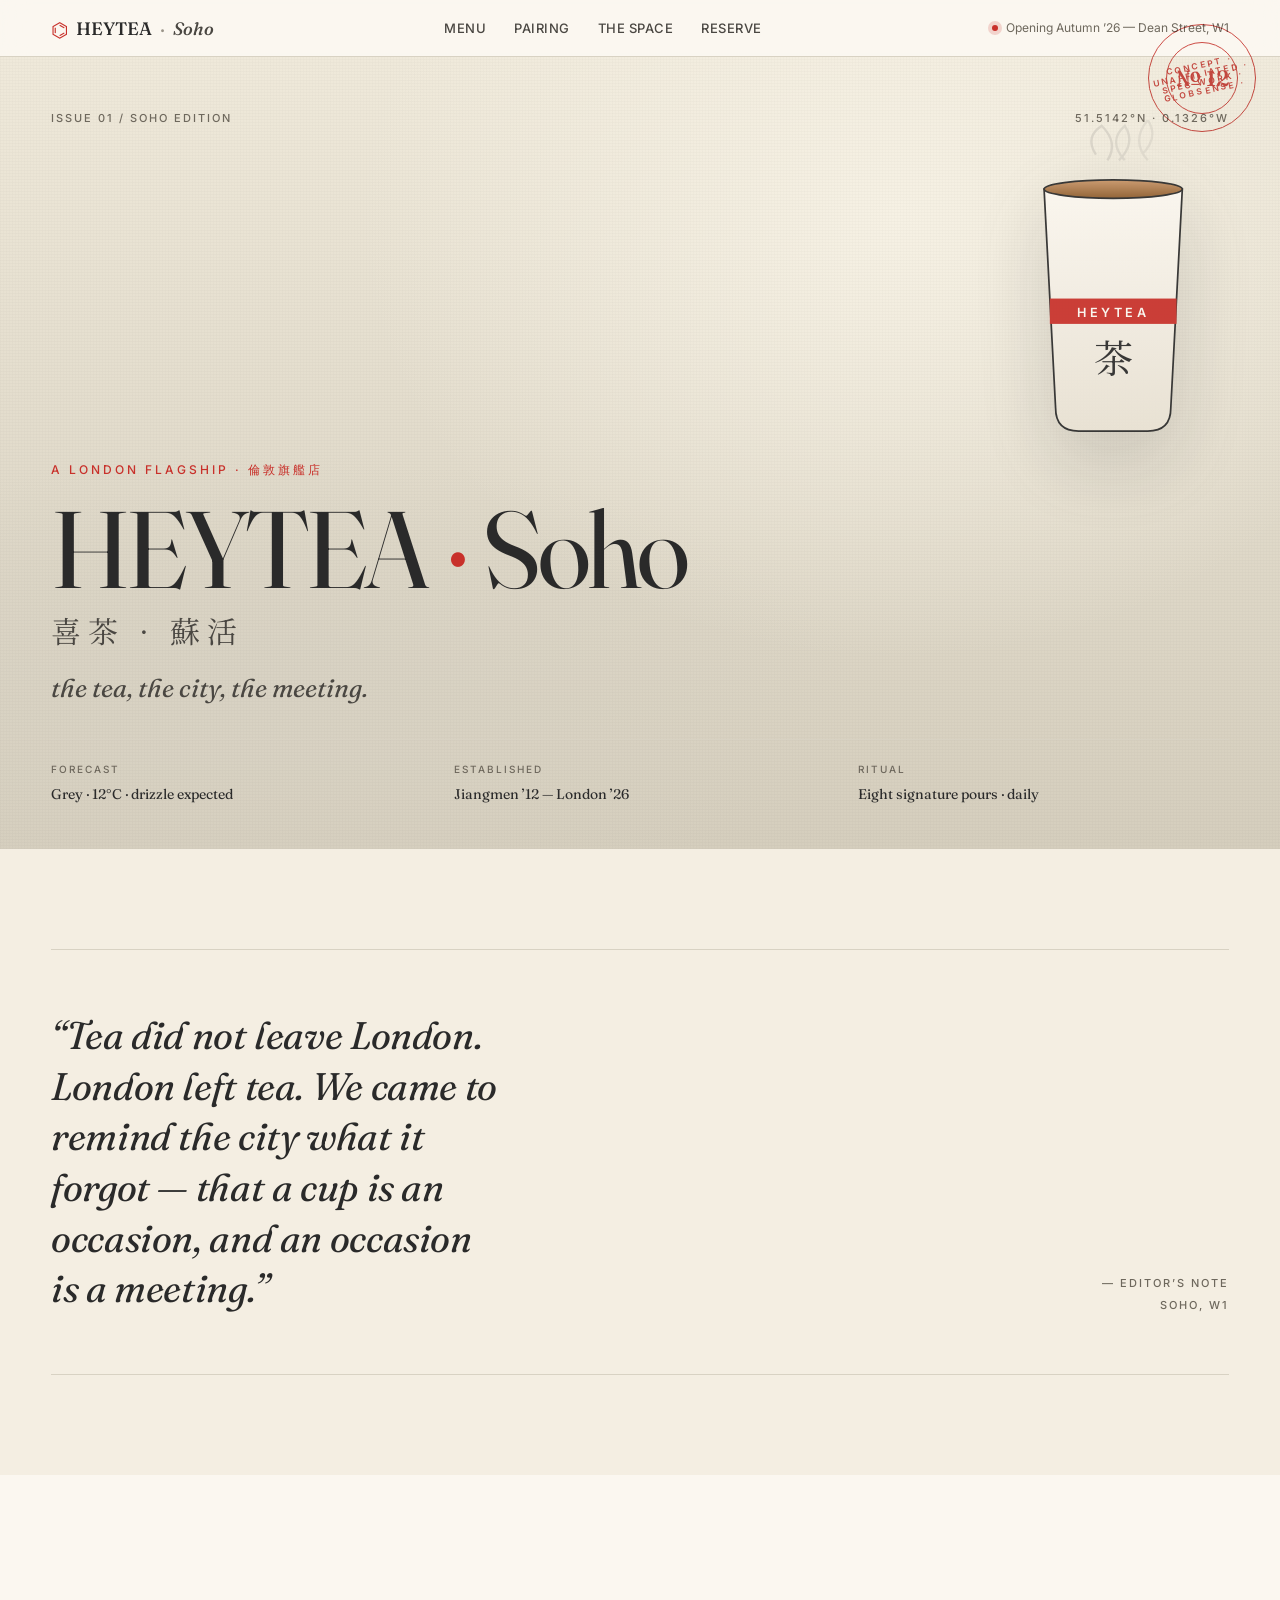
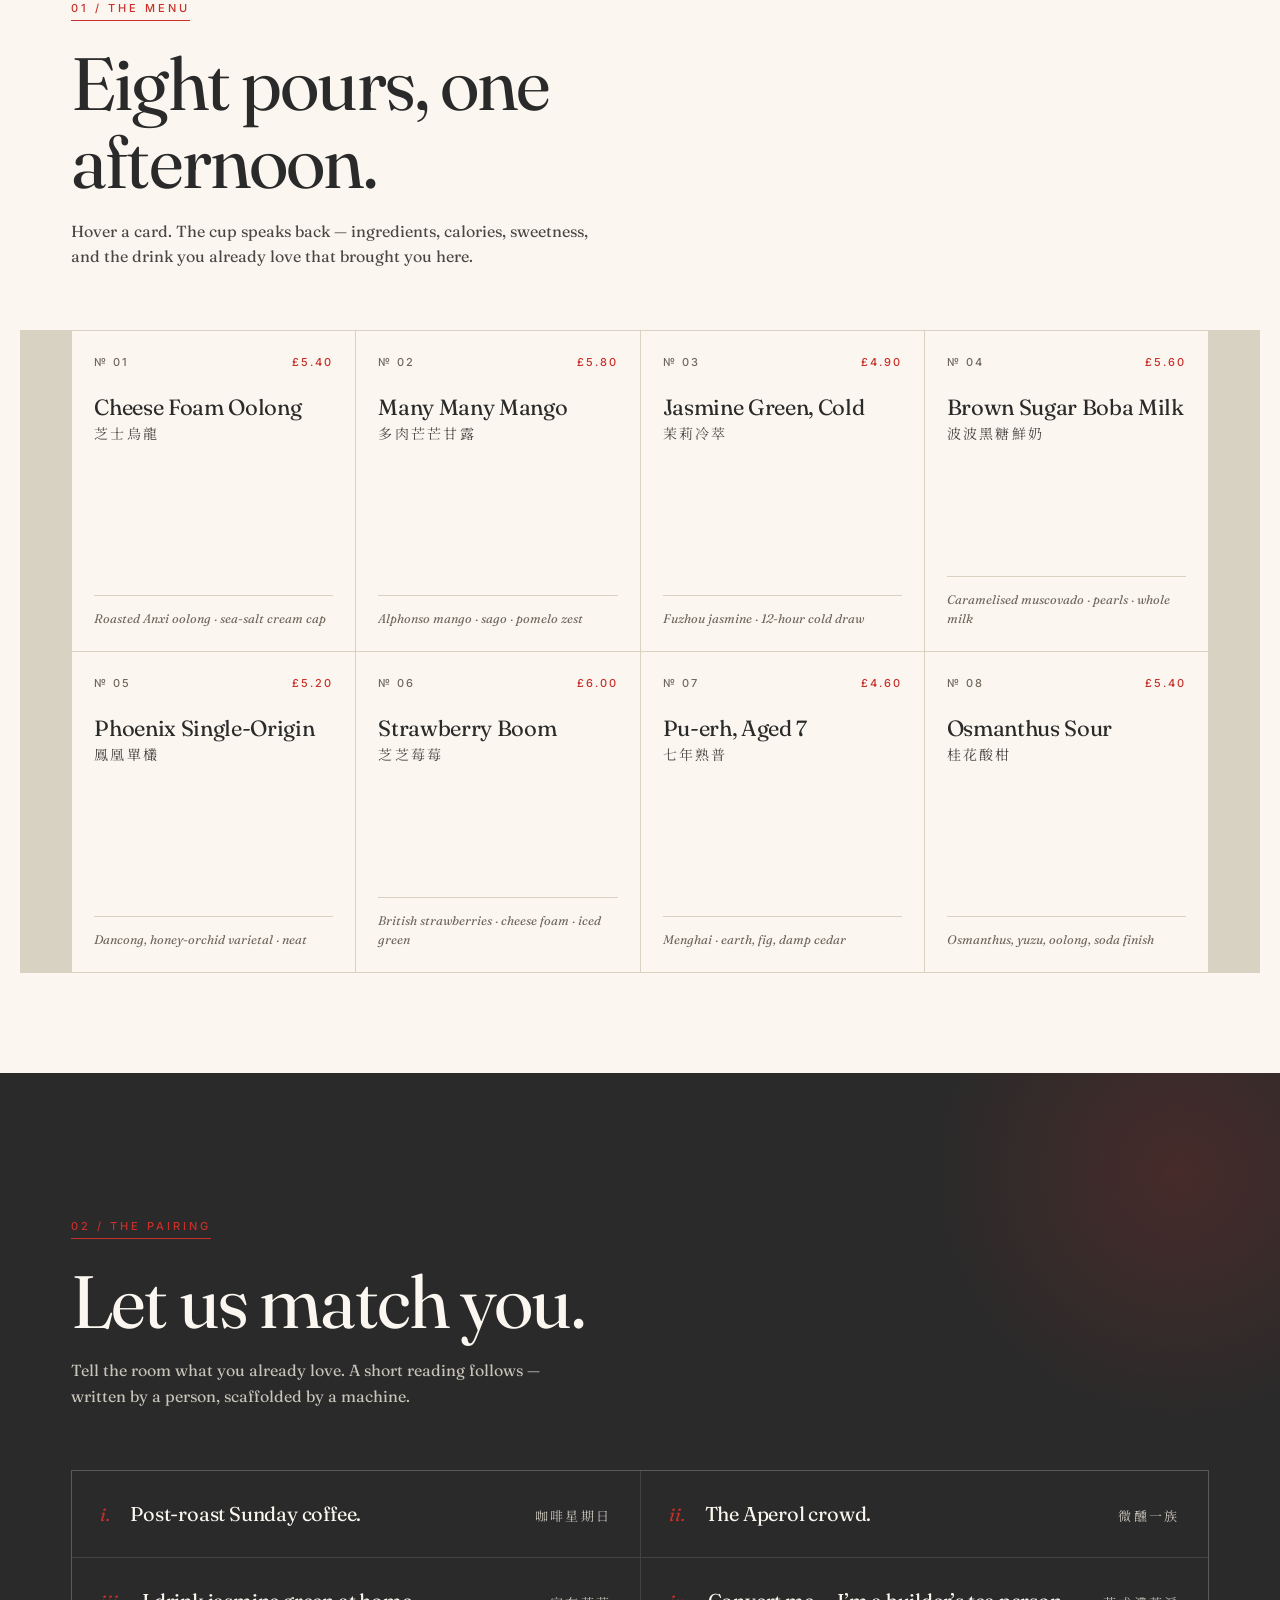
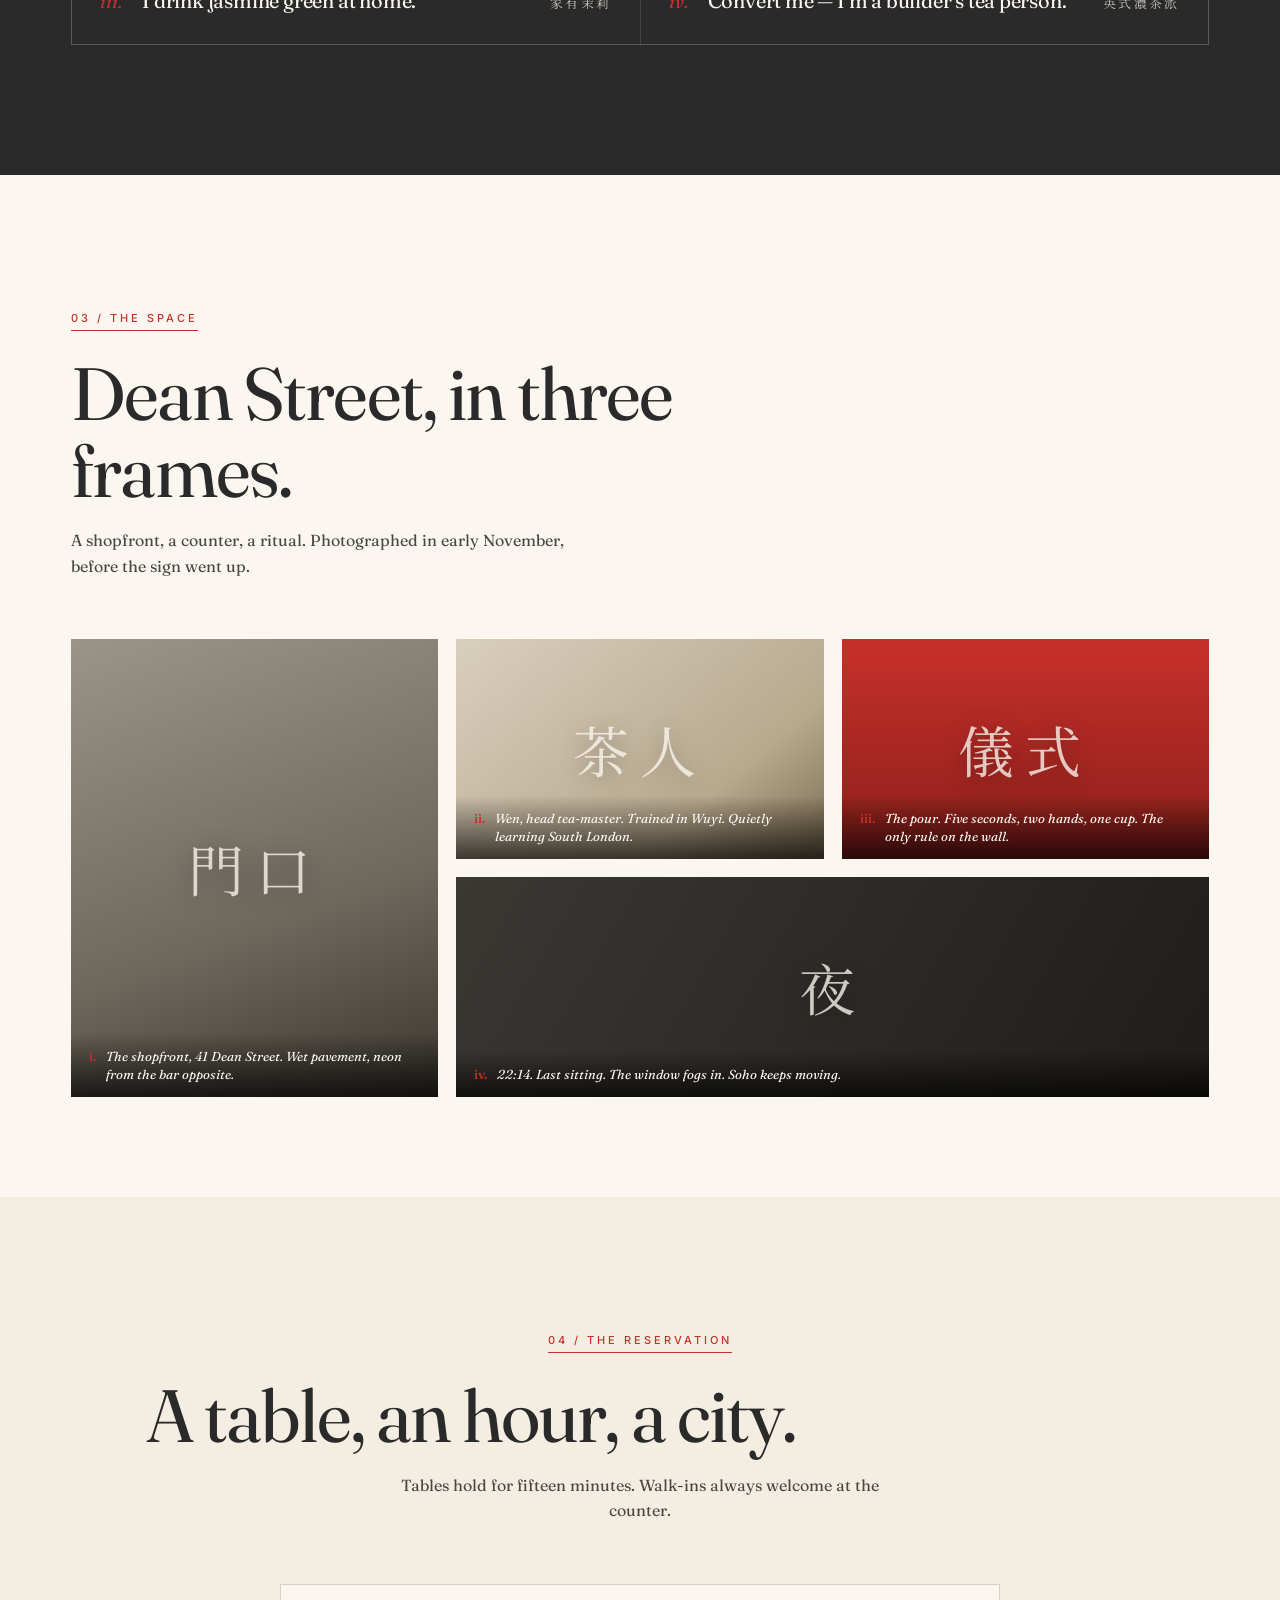
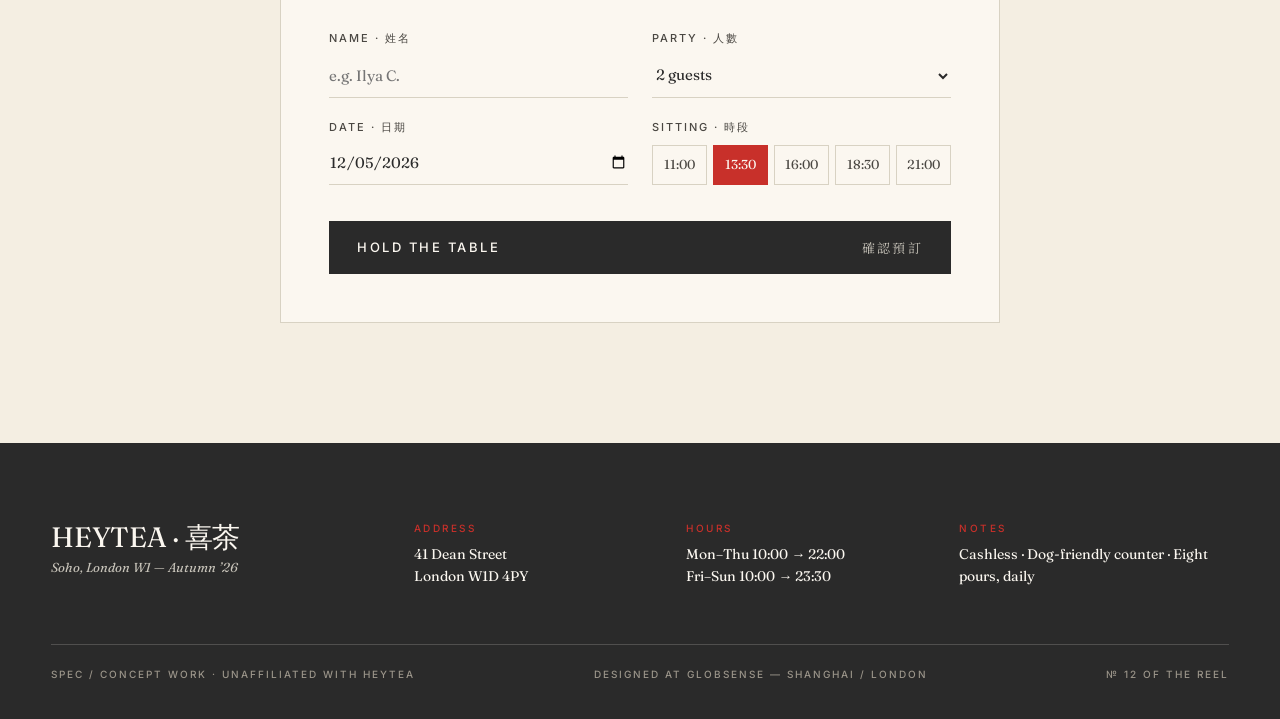
<file: 12-heytea-spec/index.html>
<!DOCTYPE html>
<html lang="en">
<head>
<meta charset="UTF-8" />
<meta name="viewport" content="width=device-width, initial-scale=1.0" />
<title>HEYTEA · Soho — the tea, the city, the meeting.</title>
<link rel="preconnect" href="https://fonts.googleapis.com">
<link rel="preconnect" href="https://fonts.gstatic.com" crossorigin>
<link href="https://fonts.googleapis.com/css2?family=Fraunces:opsz,wght@9..144,300;9..144,400;9..144,500;9..144,600&family=Inter:wght@300;400;500;600&family=Noto+Serif+SC:wght@300;400;500&display=swap" rel="stylesheet">
<link rel="stylesheet" href="styles.css" />
</head>
<body>

<!-- ───────────── CONCEPT STAMP ───────────── -->
<div class="stamp" aria-hidden="true">
  <div class="stamp__ring">
    <span>CONCEPT · UNAFFILIATED · SPEC WORK · GLOBSENSE ·</span>
  </div>
  <div class="stamp__core">№ 12</div>
</div>

<!-- ───────────── NAV ───────────── -->
<header class="nav">
  <div class="nav__brand">
    <span class="nav__mark">⌬</span>
    <span class="nav__name">HEYTEA</span>
    <span class="nav__sep">·</span>
    <span class="nav__loc">Soho</span>
  </div>
  <nav class="nav__links">
    <a href="#menu">Menu</a>
    <a href="#pair">Pairing</a>
    <a href="#space">The Space</a>
    <a href="#book">Reserve</a>
  </nav>
  <div class="nav__meta">
    <span class="dot"></span>
    <span>Opening Autumn ’26 — Dean Street, W1</span>
  </div>
</header>

<!-- ───────────── HERO ───────────── -->
<section class="hero">
  <div class="hero__sky"></div>
  <div class="hero__grain"></div>

  <div class="hero__caption">
    <span>Issue 01 / Soho Edition</span>
    <span>51.5142°N · 0.1326°W</span>
  </div>

  <div class="hero__cup" aria-hidden="true">
    <svg viewBox="0 0 200 280" xmlns="http://www.w3.org/2000/svg">
      <defs>
        <linearGradient id="cup" x1="0" y1="0" x2="0" y2="1">
          <stop offset="0%" stop-color="#fbf7f0"/>
          <stop offset="100%" stop-color="#e9e2d4"/>
        </linearGradient>
        <linearGradient id="liquid" x1="0" y1="0" x2="0" y2="1">
          <stop offset="0%" stop-color="#c89568"/>
          <stop offset="100%" stop-color="#8b5a2b"/>
        </linearGradient>
      </defs>
      <!-- steam -->
      <path d="M85 30 Q75 15 90 5 Q105 20 95 35" stroke="#c8c4ba" stroke-width="2" fill="none" opacity="0.6"/>
      <path d="M105 35 Q120 20 110 5 Q95 18 110 35" stroke="#c8c4ba" stroke-width="2" fill="none" opacity="0.5"/>
      <path d="M125 30 Q140 15 130 0 Q115 18 130 35" stroke="#c8c4ba" stroke-width="2" fill="none" opacity="0.4"/>
      <!-- cup body -->
      <path d="M40 60 L160 60 L150 250 Q150 270 130 270 L70 270 Q50 270 50 250 Z" fill="url(#cup)" stroke="#2a2a2a" stroke-width="1.5"/>
      <!-- liquid surface -->
      <ellipse cx="100" cy="60" rx="60" ry="8" fill="url(#liquid)" stroke="#2a2a2a" stroke-width="1.5"/>
      <!-- band -->
      <rect x="45" y="155" width="110" height="22" fill="#c8302a"/>
      <text x="100" y="171" text-anchor="middle" fill="#fbf7f0" font-family="Inter" font-size="11" font-weight="600" letter-spacing="3">HEYTEA</text>
      <!-- CN char -->
      <text x="100" y="220" text-anchor="middle" fill="#2a2a2a" font-family="Noto Serif SC" font-size="34" font-weight="400">茶</text>
    </svg>
  </div>

  <div class="hero__title">
    <div class="hero__eyebrow">A London flagship · 倫敦旗艦店</div>
    <h1>
      <span class="hero__en">HEYTEA</span>
      <span class="hero__dot">·</span>
      <span class="hero__en">Soho</span>
    </h1>
    <div class="hero__cn">喜茶 · 蘇活</div>
    <p class="hero__tag">the tea, the city, the meeting.</p>
  </div>

  <div class="hero__foot">
    <div>
      <span class="label">Forecast</span>
      <span class="value">Grey · 12°C · drizzle expected</span>
    </div>
    <div>
      <span class="label">Established</span>
      <span class="value">Jiangmen ’12 — London ’26</span>
    </div>
    <div>
      <span class="label">Ritual</span>
      <span class="value">Eight signature pours · daily</span>
    </div>
  </div>
</section>

<!-- ───────────── INTRO STRIP ───────────── -->
<section class="intro">
  <div class="intro__rule"></div>
  <div class="intro__grid">
    <p class="intro__quote">
      “Tea did not leave London. London left tea. We came to remind the city
      what it forgot — that a cup is an occasion, and an occasion is a
      meeting.”
    </p>
    <div class="intro__byline">
      <span>— Editor’s note</span>
      <span>Soho, W1</span>
    </div>
  </div>
  <div class="intro__rule"></div>
</section>

<!-- ───────────── THE MENU ───────────── -->
<section class="menu" id="menu">
  <div class="section__head">
    <span class="section__num">01 / The Menu</span>
    <h2>Eight pours, one afternoon.</h2>
    <p>Hover a card. The cup speaks back — ingredients, calories, sweetness,
       and the drink you already love that brought you here.</p>
  </div>

  <div class="menu__grid">
    <!-- Card 1 -->
    <article class="card" data-sweet="3">
      <header class="card__head">
        <span class="card__no">№ 01</span>
        <span class="card__price">£5.40</span>
      </header>
      <h3 class="card__en">Cheese Foam Oolong</h3>
      <div class="card__cn">芝士烏龍</div>
      <div class="card__base">
        <span>Roasted Anxi oolong · sea-salt cream cap</span>
      </div>
      <div class="card__hover">
        <div class="row"><span>Ingredients</span><span>oolong, milk, cream cheese, salt</span></div>
        <div class="row"><span>Calories</span><span>184 kcal</span></div>
        <div class="row sweet"><span>Sweetness</span>
          <div class="slider"><i style="--w:30%"></i></div>
        </div>
        <div class="pair">If you like <b>Aperol Spritz</b> → try this.</div>
      </div>
    </article>

    <!-- Card 2 -->
    <article class="card" data-sweet="4">
      <header class="card__head">
        <span class="card__no">№ 02</span>
        <span class="card__price">£5.80</span>
      </header>
      <h3 class="card__en">Many Many Mango</h3>
      <div class="card__cn">多肉芒芒甘露</div>
      <div class="card__base">
        <span>Alphonso mango · sago · pomelo zest</span>
      </div>
      <div class="card__hover">
        <div class="row"><span>Ingredients</span><span>mango, sago, pomelo, coconut</span></div>
        <div class="row"><span>Calories</span><span>262 kcal</span></div>
        <div class="row sweet"><span>Sweetness</span>
          <div class="slider"><i style="--w:65%"></i></div>
        </div>
        <div class="pair">If you like <b>Passionfruit Martini</b> → try this.</div>
      </div>
    </article>

    <!-- Card 3 -->
    <article class="card" data-sweet="2">
      <header class="card__head">
        <span class="card__no">№ 03</span>
        <span class="card__price">£4.90</span>
      </header>
      <h3 class="card__en">Jasmine Green, Cold</h3>
      <div class="card__cn">茉莉冷萃</div>
      <div class="card__base">
        <span>Fuzhou jasmine · 12-hour cold draw</span>
      </div>
      <div class="card__hover">
        <div class="row"><span>Ingredients</span><span>jasmine green tea, water</span></div>
        <div class="row"><span>Calories</span><span>4 kcal</span></div>
        <div class="row sweet"><span>Sweetness</span>
          <div class="slider"><i style="--w:10%"></i></div>
        </div>
        <div class="pair">If you like <b>flat white, black</b> → try this.</div>
      </div>
    </article>

    <!-- Card 4 -->
    <article class="card" data-sweet="3">
      <header class="card__head">
        <span class="card__no">№ 04</span>
        <span class="card__price">£5.60</span>
      </header>
      <h3 class="card__en">Brown Sugar Boba Milk</h3>
      <div class="card__cn">波波黑糖鮮奶</div>
      <div class="card__base">
        <span>Caramelised muscovado · pearls · whole milk</span>
      </div>
      <div class="card__hover">
        <div class="row"><span>Ingredients</span><span>tapioca, brown sugar, milk</span></div>
        <div class="row"><span>Calories</span><span>298 kcal</span></div>
        <div class="row sweet"><span>Sweetness</span>
          <div class="slider"><i style="--w:55%"></i></div>
        </div>
        <div class="pair">If you like <b>salted caramel mocha</b> → try this.</div>
      </div>
    </article>

    <!-- Card 5 -->
    <article class="card" data-sweet="2">
      <header class="card__head">
        <span class="card__no">№ 05</span>
        <span class="card__price">£5.20</span>
      </header>
      <h3 class="card__en">Phoenix Single-Origin</h3>
      <div class="card__cn">鳳凰單欉</div>
      <div class="card__base">
        <span>Dancong, honey-orchid varietal · neat</span>
      </div>
      <div class="card__hover">
        <div class="row"><span>Ingredients</span><span>dancong oolong leaves</span></div>
        <div class="row"><span>Calories</span><span>2 kcal</span></div>
        <div class="row sweet"><span>Sweetness</span>
          <div class="slider"><i style="--w:15%"></i></div>
        </div>
        <div class="pair">If you like <b>natural wine</b> → try this.</div>
      </div>
    </article>

    <!-- Card 6 -->
    <article class="card" data-sweet="4">
      <header class="card__head">
        <span class="card__no">№ 06</span>
        <span class="card__price">£6.00</span>
      </header>
      <h3 class="card__en">Strawberry Boom</h3>
      <div class="card__cn">芝芝莓莓</div>
      <div class="card__base">
        <span>British strawberries · cheese foam · iced green</span>
      </div>
      <div class="card__hover">
        <div class="row"><span>Ingredients</span><span>strawberry, green tea, cream cheese</span></div>
        <div class="row"><span>Calories</span><span>241 kcal</span></div>
        <div class="row sweet"><span>Sweetness</span>
          <div class="slider"><i style="--w:60%"></i></div>
        </div>
        <div class="pair">If you like <b>Eton mess</b> → try this.</div>
      </div>
    </article>

    <!-- Card 7 -->
    <article class="card" data-sweet="1">
      <header class="card__head">
        <span class="card__no">№ 07</span>
        <span class="card__price">£4.60</span>
      </header>
      <h3 class="card__en">Pu-erh, Aged 7</h3>
      <div class="card__cn">七年熟普</div>
      <div class="card__base">
        <span>Menghai · earth, fig, damp cedar</span>
      </div>
      <div class="card__hover">
        <div class="row"><span>Ingredients</span><span>aged pu-erh leaves</span></div>
        <div class="row"><span>Calories</span><span>0 kcal</span></div>
        <div class="row sweet"><span>Sweetness</span>
          <div class="slider"><i style="--w:5%"></i></div>
        </div>
        <div class="pair">If you like <b>Islay whisky</b> → try this.</div>
      </div>
    </article>

    <!-- Card 8 -->
    <article class="card" data-sweet="3">
      <header class="card__head">
        <span class="card__no">№ 08</span>
        <span class="card__price">£5.40</span>
      </header>
      <h3 class="card__en">Osmanthus Sour</h3>
      <div class="card__cn">桂花酸柑</div>
      <div class="card__base">
        <span>Osmanthus, yuzu, oolong, soda finish</span>
      </div>
      <div class="card__hover">
        <div class="row"><span>Ingredients</span><span>osmanthus, yuzu, oolong, soda</span></div>
        <div class="row"><span>Calories</span><span>62 kcal</span></div>
        <div class="row sweet"><span>Sweetness</span>
          <div class="slider"><i style="--w:35%"></i></div>
        </div>
        <div class="pair">If you like <b>gin & tonic</b> → try this.</div>
      </div>
    </article>
  </div>
</section>

<!-- ───────────── AI PAIRING ───────────── -->
<section class="pair-sec" id="pair">
  <div class="section__head">
    <span class="section__num">02 / The Pairing</span>
    <h2>Let us match you.</h2>
    <p>Tell the room what you already love. A short reading follows —
       written by a person, scaffolded by a machine.</p>
  </div>

  <div class="pair__inner">
    <div class="pair__prompts" id="prompts">
      <button class="prompt" data-p="coffee">
        <span class="prompt__num">i.</span>
        <span class="prompt__text">Post-roast Sunday coffee.</span>
        <span class="prompt__cn">咖啡星期日</span>
      </button>
      <button class="prompt" data-p="aperol">
        <span class="prompt__num">ii.</span>
        <span class="prompt__text">The Aperol crowd.</span>
        <span class="prompt__cn">微醺一族</span>
      </button>
      <button class="prompt" data-p="jasmine">
        <span class="prompt__num">iii.</span>
        <span class="prompt__text">I drink jasmine green at home.</span>
        <span class="prompt__cn">家有茉莉</span>
      </button>
      <button class="prompt" data-p="builder">
        <span class="prompt__num">iv.</span>
        <span class="prompt__text">Convert me — I’m a builder’s tea person.</span>
        <span class="prompt__cn">英式濃茶派</span>
      </button>
    </div>

    <div class="pair__result" id="pairResult" hidden>
      <div class="pair__resultHead">
        <span class="section__num">A reading for you</span>
        <button class="pair__reset" id="pairReset">↺ start over</button>
      </div>

      <div class="pair__carousel" id="pairCarousel">
        <!-- injected -->
      </div>

      <p class="pair__essay" id="pairEssay"></p>

      <div class="pair__sign">
        <span>Written at the counter.</span>
        <span>— The Soho team</span>
      </div>
    </div>
  </div>
</section>

<!-- ───────────── THE SPACE ───────────── -->
<section class="space" id="space">
  <div class="section__head">
    <span class="section__num">03 / The Space</span>
    <h2>Dean Street, in three frames.</h2>
    <p>A shopfront, a counter, a ritual. Photographed in early November,
       before the sign went up.</p>
  </div>

  <div class="space__strip">
    <figure class="frame frame--tall">
      <div class="frame__img" style="background:linear-gradient(160deg,#9a9489 0%,#6e685d 60%,#3b362f 100%);">
        <div class="frame__overlay">
          <span class="frame__cn">門口</span>
        </div>
      </div>
      <figcaption>
        <span>i.</span> The shopfront, 41 Dean Street. Wet pavement, neon
        from the bar opposite.
      </figcaption>
    </figure>

    <figure class="frame">
      <div class="frame__img" style="background:linear-gradient(140deg,#d9cfbe 0%,#b8a98e 70%,#7a6b50 100%);">
        <div class="frame__overlay">
          <span class="frame__cn">茶人</span>
        </div>
      </div>
      <figcaption>
        <span>ii.</span> Wen, head tea-master. Trained in Wuyi. Quietly
        learning South London.
      </figcaption>
    </figure>

    <figure class="frame">
      <div class="frame__img" style="background:linear-gradient(180deg,#c8302a 0%,#8a1f1a 100%);">
        <div class="frame__overlay">
          <span class="frame__cn">儀式</span>
        </div>
      </div>
      <figcaption>
        <span>iii.</span> The pour. Five seconds, two hands, one cup. The
        only rule on the wall.
      </figcaption>
    </figure>

    <figure class="frame frame--wide">
      <div class="frame__img" style="background:linear-gradient(120deg,#3a3833 0%,#1f1d1a 100%);">
        <div class="frame__overlay">
          <span class="frame__cn">夜</span>
        </div>
      </div>
      <figcaption>
        <span>iv.</span> 22:14. Last sitting. The window fogs in. Soho
        keeps moving.
      </figcaption>
    </figure>
  </div>
</section>

<!-- ───────────── RESERVATION ───────────── -->
<section class="book" id="book">
  <div class="section__head section__head--centered">
    <span class="section__num">04 / The Reservation</span>
    <h2>A table, an hour, a city.</h2>
    <p>Tables hold for fifteen minutes. Walk-ins always welcome at the
       counter.</p>
  </div>

  <form class="book__form" onsubmit="event.preventDefault(); this.classList.add('booked');">
    <div class="book__row">
      <label>
        <span>Name · 姓名</span>
        <input type="text" placeholder="e.g. Ilya C." />
      </label>
      <label>
        <span>Party · 人數</span>
        <select>
          <option>1 guest</option>
          <option selected>2 guests</option>
          <option>3 guests</option>
          <option>4 guests</option>
          <option>5+ — call us</option>
        </select>
      </label>
    </div>

    <div class="book__row">
      <label>
        <span>Date · 日期</span>
        <input type="date" />
      </label>
      <label>
        <span>Sitting · 時段</span>
        <div class="slots">
          <input type="radio" name="slot" id="s1"/><label for="s1">11:00</label>
          <input type="radio" name="slot" id="s2" checked/><label for="s2">13:30</label>
          <input type="radio" name="slot" id="s3"/><label for="s3">16:00</label>
          <input type="radio" name="slot" id="s4"/><label for="s4">18:30</label>
          <input type="radio" name="slot" id="s5"/><label for="s5">21:00</label>
        </div>
      </label>
    </div>

    <button class="book__btn" type="submit">
      <span class="book__btnT">Hold the table</span>
      <span class="book__btnC">確認預訂</span>
    </button>

    <div class="book__confirm">
      <span>✓</span> Table held. We’ll be at the door — 41 Dean Street.
    </div>
  </form>
</section>

<!-- ───────────── FOOTER ───────────── -->
<footer class="foot">
  <div class="foot__grid">
    <div class="foot__col">
      <div class="foot__brand">HEYTEA · 喜茶</div>
      <div class="foot__sub">Soho, London W1 — Autumn ’26</div>
    </div>
    <div class="foot__col">
      <span class="foot__label">Address</span>
      41 Dean Street<br/>London W1D 4PY
    </div>
    <div class="foot__col">
      <span class="foot__label">Hours</span>
      Mon–Thu 10:00 → 22:00<br/>
      Fri–Sun 10:00 → 23:30
    </div>
    <div class="foot__col">
      <span class="foot__label">Notes</span>
      Cashless · Dog-friendly counter · Eight pours, daily
    </div>
  </div>

  <div class="foot__rule"></div>

  <div class="foot__legal">
    <span>Spec / concept work · unaffiliated with HEYTEA</span>
    <span>Designed at Globsense — Shanghai / London</span>
    <span>№ 12 of the Reel</span>
  </div>
</footer>

<script src="script.js"></script>
</body>
</html>
</file>
<file: _shared/tokens.css>
/* ─────────────────────────────────────────────────────────────────────────
 * Globsense Reel — shared design tokens
 *
 * Lifted from /opt/data/home/globsense/design-system/tokens.css with reel-
 * specific additions for cinematic dark mode (the default register of the
 * 2026 reel).
 *
 * Import in every project's <head>:
 *   <link rel="stylesheet" href="/reel/_shared/tokens.css">
 * ───────────────────────────────────────────────────────────────────── */

:root {
  /* Brand */
  --brand-accent: #F97316;
  --brand-accent-hover: #EA580C;
  --brand-gradient: linear-gradient(135deg, #F97316 0%, #FF2442 100%);

  /* Light surface system (use sparingly — most reel pieces are dark) */
  --surface: #FFFFFF;
  --canvas: #F5F5F5;

  /* Dark cinematic register (the default for the reel) */
  --ink-0: #0B0B0D;          /* canvas */
  --ink-1: #111114;          /* card */
  --ink-2: #18181D;          /* elevated */
  --ink-3: #22222A;          /* hover */
  --ink-line: rgba(255,255,255,0.08);
  --ink-line-strong: rgba(255,255,255,0.16);

  /* Text — dark mode */
  --text-d-title: rgba(255,255,255,0.92);
  --text-d-body: rgba(255,255,255,0.72);
  --text-d-caption: rgba(255,255,255,0.50);
  --text-d-disabled: rgba(255,255,255,0.30);

  /* Text — light mode (kept for projects that go light) */
  --text-title: rgba(0,0,0,0.86);
  --text-body: rgba(0,0,0,0.62);
  --text-caption: rgba(0,0,0,0.45);

  /* Type families */
  --font-display: 'Cormorant Garamond', 'EB Garamond', Georgia, 'Songti SC', serif;
  --font-body: 'Inter', system-ui, -apple-system, 'PingFang SC', 'Hiragino Sans GB', sans-serif;
  --font-cn: 'Noto Serif SC', 'Songti SC', 'STSong', serif;
  --font-mono: 'JetBrains Mono', 'SF Mono', 'Cascadia Code', monospace;

  /* Type scale — web */
  --t-hero: clamp(48px, 8vw, 120px);
  --t-display: clamp(36px, 5vw, 72px);
  --t-h1: clamp(28px, 3.5vw, 48px);
  --t-h2: clamp(22px, 2.5vw, 32px);
  --t-h3: 20px;
  --t-body: 16px;
  --t-small: 14px;
  --t-micro: 12px;

  /* Spacing */
  --gap-xs: 4px;
  --gap-sm: 8px;
  --gap-md: 16px;
  --gap-lg: 32px;
  --gap-xl: 64px;
  --gap-2xl: 128px;

  /* Radius */
  --r-sm: 6px;
  --r-md: 12px;
  --r-lg: 24px;
  --r-pill: 9999px;

  /* Motion */
  --ease-cinematic: cubic-bezier(0.22, 1, 0.36, 1);
  --dur-fast: 200ms;
  --dur-base: 400ms;
  --dur-slow: 800ms;
  --dur-epic: 1600ms;

  /* Z */
  --z-stamp: 100;
  --z-modal: 200;
}

/* Defaults: cinematic dark */
html, body {
  margin: 0;
  background: var(--ink-0);
  color: var(--text-d-body);
  font-family: var(--font-body);
  font-size: var(--t-body);
  line-height: 1.5;
  -webkit-font-smoothing: antialiased;
  text-rendering: optimizeLegibility;
}

h1, h2, h3, h4 { color: var(--text-d-title); font-family: var(--font-display); font-weight: 400; line-height: 1.1; margin: 0; }
a { color: inherit; text-decoration: none; }

/* Reel-wide utility classes */
.reel-stamp {
  position: fixed; bottom: 20px; right: 20px; z-index: var(--z-stamp);
  font-family: var(--font-mono); font-size: 10px; letter-spacing: 0.12em;
  text-transform: uppercase; color: var(--text-d-caption);
  background: rgba(0,0,0,0.6); backdrop-filter: blur(8px);
  padding: 8px 12px; border: 1px solid var(--ink-line); border-radius: var(--r-pill);
}
.reel-stamp .accent { color: var(--brand-accent); }

.back-to-reel {
  position: fixed; top: 20px; left: 20px; z-index: var(--z-stamp);
  font-family: var(--font-mono); font-size: 11px; letter-spacing: 0.1em;
  text-transform: uppercase; color: var(--text-d-caption);
  padding: 8px 14px; border: 1px solid var(--ink-line); border-radius: var(--r-pill);
  backdrop-filter: blur(8px); background: rgba(0,0,0,0.4);
  transition: color var(--dur-fast) var(--ease-cinematic), border-color var(--dur-fast);
}
.back-to-reel:hover { color: var(--text-d-title); border-color: var(--ink-line-strong); }
</file>
<file: 12-heytea-spec/styles.css>
/* ──────────────────────────────────────────────
   HEYTEA · Soho — design tokens
   London grey · warm cream · cherry-red accent
   EN host (Fraunces / Inter), CN guest (Noto Serif SC)
   ────────────────────────────────────────────── */
:root {
  --cream:        #fbf7f0;
  --cream-2:      #f4eee2;
  --cream-3:      #e9e2d4;
  --paper:        #ede7d9;
  --grey-1:       #c8c4ba;
  --grey-2:       #9a9489;
  --grey-3:       #6e685d;
  --ink:          #2a2a2a;
  --ink-soft:     #4a4742;
  --cherry:       #c8302a;
  --cherry-deep:  #8a1f1a;
  --rule:         #d8d2c3;

  --serif: "Fraunces", "Times New Roman", serif;
  --sans:  "Inter", -apple-system, system-ui, sans-serif;
  --cn:    "Noto Serif SC", "Songti SC", serif;

  --maxw: 1240px;
  --pad:  clamp(20px, 4vw, 64px);
}

* { box-sizing: border-box; margin: 0; padding: 0; }
html, body { background: var(--cream); color: var(--ink); }
body {
  font-family: var(--sans);
  font-size: 15px;
  line-height: 1.55;
  -webkit-font-smoothing: antialiased;
  text-rendering: optimizeLegibility;
  overflow-x: hidden;
}
img, svg { display: block; max-width: 100%; }
a { color: inherit; text-decoration: none; }
button { font: inherit; color: inherit; background: none; border: 0; cursor: pointer; }

/* ──────────── concept stamp ──────────── */
.stamp {
  position: fixed;
  top: 24px;
  right: 24px;
  width: 108px;
  height: 108px;
  z-index: 50;
  pointer-events: none;
  opacity: 0.86;
  mix-blend-mode: multiply;
}
.stamp__ring {
  position: absolute;
  inset: 0;
  border: 1.5px solid var(--cherry);
  border-radius: 50%;
  animation: spin 28s linear infinite;
  display: flex;
  align-items: center;
  justify-content: center;
}
.stamp__ring span {
  display: block;
  width: 100%;
  text-align: center;
  font: 600 8.5px/1 var(--sans);
  letter-spacing: 2.4px;
  color: var(--cherry);
  /* circular text trick using path is complex; we keep linear, rotating ring still reads */
  transform: rotate(-12deg);
}
.stamp__core {
  position: absolute;
  inset: 0;
  display: flex;
  align-items: center;
  justify-content: center;
  font: 500 22px/1 var(--serif);
  color: var(--cherry);
  border: 1px solid var(--cherry);
  border-radius: 50%;
  margin: 18px;
}
@keyframes spin { to { transform: rotate(360deg); } }

/* ──────────── nav ──────────── */
.nav {
  position: sticky;
  top: 0;
  z-index: 40;
  display: grid;
  grid-template-columns: auto 1fr auto;
  align-items: center;
  gap: 32px;
  padding: 18px var(--pad);
  background: rgba(251, 247, 240, 0.82);
  backdrop-filter: blur(14px);
  -webkit-backdrop-filter: blur(14px);
  border-bottom: 1px solid var(--rule);
}
.nav__brand {
  display: flex;
  align-items: baseline;
  gap: 8px;
  font: 500 18px/1 var(--serif);
}
.nav__mark { color: var(--cherry); font-size: 20px; transform: translateY(2px); }
.nav__sep  { color: var(--grey-2); }
.nav__loc  { font-style: italic; color: var(--ink-soft); }
.nav__links {
  display: flex;
  gap: 28px;
  justify-content: center;
  font: 500 13px/1 var(--sans);
  letter-spacing: 0.5px;
  text-transform: uppercase;
}
.nav__links a { position: relative; color: var(--ink-soft); transition: color .25s; }
.nav__links a:hover { color: var(--cherry); }
.nav__links a:hover::after {
  content: "";
  position: absolute;
  left: 0; right: 0; bottom: -6px;
  height: 1px; background: var(--cherry);
}
.nav__meta {
  display: flex;
  align-items: center;
  gap: 8px;
  font: 400 12px/1 var(--sans);
  color: var(--grey-3);
}
.dot {
  width: 6px; height: 6px; border-radius: 50%;
  background: var(--cherry);
  box-shadow: 0 0 0 4px rgba(200,48,42,0.18);
  animation: pulse 2.2s ease-in-out infinite;
}
@keyframes pulse {
  0%,100% { box-shadow: 0 0 0 4px rgba(200,48,42,0.18); }
  50%     { box-shadow: 0 0 0 8px rgba(200,48,42,0.04); }
}

/* ──────────── hero ──────────── */
.hero {
  position: relative;
  min-height: 88vh;
  padding: 56px var(--pad) 44px;
  display: grid;
  grid-template-rows: auto 1fr auto;
  gap: 32px;
  overflow: hidden;
  isolation: isolate;
}
.hero__sky {
  position: absolute; inset: 0; z-index: -2;
  background:
    radial-gradient(60% 80% at 70% 20%, #f6f1e4 0%, transparent 70%),
    radial-gradient(80% 50% at 20% 80%, #d8d2c3 0%, transparent 60%),
    linear-gradient(180deg, #efe9da 0%, #d5cebd 100%);
}
.hero__grain {
  position: absolute; inset: 0; z-index: -1;
  background-image:
    repeating-linear-gradient(0deg, rgba(42,42,42,0.025) 0 1px, transparent 1px 3px),
    repeating-linear-gradient(90deg, rgba(42,42,42,0.018) 0 1px, transparent 1px 3px);
  mix-blend-mode: multiply;
  opacity: 0.7;
  pointer-events: none;
}
.hero__caption {
  display: flex;
  justify-content: space-between;
  font: 500 11px/1 var(--sans);
  letter-spacing: 2px;
  text-transform: uppercase;
  color: var(--grey-3);
}
.hero__cup {
  position: absolute;
  right: 4%;
  top: 8%;
  width: clamp(160px, 18vw, 280px);
  z-index: -1;
  opacity: 0.92;
  filter: drop-shadow(0 30px 40px rgba(42,42,42,0.18));
  animation: float 6s ease-in-out infinite;
  pointer-events: none;
}
@keyframes float {
  0%,100% { transform: translateY(0) rotate(-1deg); }
  50%     { transform: translateY(-14px) rotate(1deg); }
}
.hero__title {
  align-self: end;
  max-width: 820px;
}
.hero__eyebrow {
  font: 500 12px/1 var(--sans);
  letter-spacing: 3px;
  text-transform: uppercase;
  color: var(--cherry);
  margin-bottom: 22px;
}
.hero__title h1 {
  font: 400 clamp(48px, 8.5vw, 128px)/0.95 var(--serif);
  letter-spacing: -0.035em;
  color: var(--ink);
  display: flex;
  flex-wrap: wrap;
  align-items: baseline;
  gap: 0.18em;
}
.hero__en   { font-variation-settings: "opsz" 144; font-weight: 400; }
.hero__dot  { color: var(--cherry); font-weight: 500; }
.hero__cn {
  font: 400 clamp(20px, 2.4vw, 30px)/1 var(--cn);
  color: var(--ink-soft);
  letter-spacing: 0.22em;
  margin-top: 14px;
}
.hero__tag {
  font: italic 400 clamp(18px, 2vw, 26px)/1.4 var(--serif);
  color: var(--ink-soft);
  margin-top: 26px;
  max-width: 28ch;
}
.hero__foot {
  display: grid;
  grid-template-columns: repeat(3, 1fr);
  gap: 32px;
  padding-top: 24px;
  border-top: 1px solid var(--rule);
}
.hero__foot .label {
  display: block;
  font: 500 10px/1 var(--sans);
  letter-spacing: 2px;
  text-transform: uppercase;
  color: var(--grey-3);
  margin-bottom: 8px;
}
.hero__foot .value {
  font: 400 14px/1.3 var(--serif);
  color: var(--ink);
}

/* ──────────── intro strip ──────────── */
.intro {
  padding: 100px var(--pad);
  background: var(--cream-2);
}
.intro__rule {
  height: 1px;
  background: var(--rule);
  max-width: var(--maxw);
  margin: 0 auto;
}
.intro__grid {
  max-width: var(--maxw);
  margin: 60px auto;
  display: grid;
  grid-template-columns: 1fr auto;
  align-items: end;
  gap: 60px;
}
.intro__quote {
  font: italic 400 clamp(24px, 3vw, 40px)/1.32 var(--serif);
  letter-spacing: -0.01em;
  color: var(--ink);
  max-width: 18ch;
}
.intro__byline {
  font: 500 11px/1.6 var(--sans);
  letter-spacing: 2px;
  text-transform: uppercase;
  color: var(--grey-3);
  text-align: right;
  display: grid;
  gap: 4px;
}

/* ──────────── section heads ──────────── */
.section__head {
  max-width: var(--maxw);
  margin: 0 auto 60px;
  padding: 0 var(--pad);
}
.section__head--centered {
  text-align: center;
}
.section__head--centered p { margin-left: auto; margin-right: auto; }
.section__num {
  display: inline-block;
  font: 500 11px/1 var(--sans);
  letter-spacing: 3px;
  text-transform: uppercase;
  color: var(--cherry);
  padding: 6px 0;
  border-bottom: 1px solid var(--cherry);
  margin-bottom: 24px;
}
.section__head h2 {
  font: 400 clamp(40px, 6vw, 74px)/1.05 var(--serif);
  letter-spacing: -0.025em;
  margin-bottom: 18px;
  max-width: 16ch;
}
.section__head p {
  font: 400 16px/1.6 var(--serif);
  color: var(--ink-soft);
  max-width: 52ch;
}

/* ──────────── menu ──────────── */
.menu {
  padding: 120px 0 100px;
}
.menu__grid {
  max-width: var(--maxw);
  margin: 0 auto;
  padding: 0 var(--pad);
  display: grid;
  grid-template-columns: repeat(4, 1fr);
  gap: 1px;
  background: var(--rule);
  border: 1px solid var(--rule);
}
.card {
  background: var(--cream);
  padding: 26px 22px 22px;
  min-height: 320px;
  position: relative;
  display: flex;
  flex-direction: column;
  cursor: pointer;
  transition: background .35s ease;
  overflow: hidden;
}
.card:hover { background: var(--cream-2); }
.card__head {
  display: flex;
  justify-content: space-between;
  font: 500 11px/1 var(--sans);
  letter-spacing: 2px;
  text-transform: uppercase;
  color: var(--grey-3);
  margin-bottom: 26px;
}
.card__price { color: var(--cherry); }
.card__en {
  font: 400 22px/1.2 var(--serif);
  letter-spacing: -0.015em;
  color: var(--ink);
  margin-bottom: 6px;
}
.card__cn {
  font: 400 14px/1 var(--cn);
  letter-spacing: 0.16em;
  color: var(--ink-soft);
  margin-bottom: 14px;
}
.card__base {
  font: italic 400 12.5px/1.5 var(--serif);
  color: var(--grey-3);
  margin-top: auto;
  padding-top: 14px;
  border-top: 1px solid var(--rule);
  transition: opacity .35s;
}
.card__hover {
  position: absolute;
  inset: 0;
  background: var(--ink);
  color: var(--cream);
  padding: 26px 22px 22px;
  display: flex;
  flex-direction: column;
  gap: 10px;
  opacity: 0;
  transform: translateY(8px);
  transition: opacity .35s ease, transform .35s ease;
  pointer-events: none;
}
.card:hover .card__hover {
  opacity: 1;
  transform: translateY(0);
  pointer-events: auto;
}
.card__hover .row {
  display: flex;
  justify-content: space-between;
  gap: 16px;
  font: 400 12px/1.4 var(--sans);
  padding-bottom: 8px;
  border-bottom: 1px solid rgba(251,247,240,0.12);
}
.card__hover .row span:first-child {
  font: 500 10px/1.4 var(--sans);
  letter-spacing: 2px;
  text-transform: uppercase;
  color: var(--grey-1);
  flex-shrink: 0;
}
.card__hover .row span:last-child { text-align: right; color: var(--cream); }
.card__hover .row.sweet { align-items: center; }
.slider {
  flex: 1;
  height: 4px;
  background: rgba(251,247,240,0.15);
  border-radius: 2px;
  overflow: hidden;
  margin-left: 16px;
}
.slider i {
  display: block;
  height: 100%;
  width: var(--w);
  background: var(--cherry);
  transition: width .6s ease;
}
.pair {
  margin-top: auto;
  font: italic 400 13px/1.45 var(--serif);
  color: var(--cream);
  padding-top: 12px;
  border-top: 1px solid rgba(251,247,240,0.18);
}
.pair b { font-style: normal; font-weight: 500; color: var(--cherry); }

/* ──────────── pairing ──────────── */
.pair-sec {
  background: var(--ink);
  color: var(--cream);
  padding: 140px 0 130px;
  position: relative;
  overflow: hidden;
}
.pair-sec::before {
  content: "";
  position: absolute;
  top: -200px; right: -200px;
  width: 600px; height: 600px;
  background: radial-gradient(circle, rgba(200,48,42,0.18) 0%, transparent 60%);
  pointer-events: none;
}
.pair-sec .section__num { color: var(--cherry); border-color: var(--cherry); }
.pair-sec .section__head h2 { color: var(--cream); }
.pair-sec .section__head p  { color: var(--grey-1); }

.pair__inner {
  max-width: var(--maxw);
  margin: 0 auto;
  padding: 0 var(--pad);
}
.pair__prompts {
  display: grid;
  grid-template-columns: repeat(2, 1fr);
  gap: 1px;
  background: rgba(251,247,240,0.12);
  border: 1px solid rgba(251,247,240,0.12);
}
.prompt {
  background: var(--ink);
  padding: 30px 28px;
  text-align: left;
  display: grid;
  grid-template-columns: auto 1fr auto;
  align-items: baseline;
  gap: 20px;
  transition: background .3s;
  color: var(--cream);
}
.prompt:hover { background: #1f1f1f; }
.prompt__num {
  font: italic 400 18px/1 var(--serif);
  color: var(--cherry);
}
.prompt__text {
  font: 400 20px/1.3 var(--serif);
  letter-spacing: -0.01em;
}
.prompt__cn {
  font: 400 13px/1 var(--cn);
  letter-spacing: 0.18em;
  color: var(--grey-1);
}

/* result */
.pair__result {
  margin-top: 60px;
  animation: fadeUp .6s ease both;
}
@keyframes fadeUp {
  from { opacity: 0; transform: translateY(20px); }
  to   { opacity: 1; transform: translateY(0); }
}
.pair__resultHead {
  display: flex;
  justify-content: space-between;
  align-items: center;
  margin-bottom: 32px;
  padding-bottom: 18px;
  border-bottom: 1px solid rgba(251,247,240,0.18);
}
.pair__reset {
  font: 500 11px/1 var(--sans);
  letter-spacing: 2px;
  text-transform: uppercase;
  color: var(--grey-1);
  transition: color .2s;
}
.pair__reset:hover { color: var(--cherry); }
.pair__carousel {
  display: grid;
  grid-template-columns: repeat(3, 1fr);
  gap: 24px;
  margin-bottom: 44px;
}
.pair__item {
  background: #1c1c1c;
  border: 1px solid rgba(251,247,240,0.1);
  padding: 26px;
  display: flex;
  flex-direction: column;
  gap: 12px;
}
.pair__item .num {
  font: 500 10px/1 var(--sans);
  letter-spacing: 2px;
  text-transform: uppercase;
  color: var(--cherry);
}
.pair__item .en {
  font: 400 22px/1.2 var(--serif);
  color: var(--cream);
}
.pair__item .cn {
  font: 400 13px/1 var(--cn);
  letter-spacing: 0.16em;
  color: var(--grey-1);
}
.pair__item .why {
  font: italic 400 13px/1.5 var(--serif);
  color: var(--grey-1);
  margin-top: 12px;
  padding-top: 12px;
  border-top: 1px solid rgba(251,247,240,0.1);
}
.pair__essay {
  font: 400 18px/1.7 var(--serif);
  color: var(--cream);
  max-width: 62ch;
}
.pair__essay em {
  color: var(--cherry);
  font-style: italic;
}
.pair__sign {
  margin-top: 32px;
  padding-top: 20px;
  border-top: 1px solid rgba(251,247,240,0.12);
  display: flex;
  justify-content: space-between;
  font: 500 11px/1 var(--sans);
  letter-spacing: 2px;
  text-transform: uppercase;
  color: var(--grey-1);
}

/* ──────────── space ──────────── */
.space { padding: 130px 0 100px; }
.space__strip {
  max-width: var(--maxw);
  margin: 0 auto;
  padding: 0 var(--pad);
  display: grid;
  grid-template-columns: repeat(6, 1fr);
  grid-auto-rows: 220px;
  gap: 18px;
}
.frame {
  position: relative;
  overflow: hidden;
  grid-column: span 2;
}
.frame--tall  { grid-column: span 2; grid-row: span 2; }
.frame--wide  { grid-column: span 4; }
.frame__img {
  width: 100%; height: 100%;
  position: relative;
  transition: transform .8s ease;
}
.frame:hover .frame__img { transform: scale(1.04); }
.frame__overlay {
  position: absolute;
  inset: 0;
  display: flex;
  align-items: center;
  justify-content: center;
}
.frame__cn {
  font: 400 56px/1 var(--cn);
  color: rgba(251,247,240,0.78);
  letter-spacing: 0.2em;
  text-shadow: 0 4px 24px rgba(0,0,0,0.3);
}
.frame figcaption {
  position: absolute;
  left: 0; right: 0; bottom: 0;
  padding: 14px 18px;
  background: linear-gradient(180deg, transparent, rgba(0,0,0,0.7));
  color: var(--cream);
  font: italic 400 13px/1.4 var(--serif);
  display: flex;
  gap: 10px;
}
.frame figcaption span {
  font-style: normal;
  font-weight: 500;
  color: var(--cherry);
}

/* ──────────── reservation ──────────── */
.book {
  padding: 130px var(--pad) 120px;
  background: var(--cream-2);
}
.book__form {
  max-width: 720px;
  margin: 0 auto;
  display: grid;
  gap: 24px;
  background: var(--cream);
  padding: 48px;
  border: 1px solid var(--rule);
  position: relative;
}
.book__row {
  display: grid;
  grid-template-columns: 1fr 1fr;
  gap: 24px;
}
.book__form label {
  display: grid;
  gap: 10px;
  font: 500 11px/1 var(--sans);
  letter-spacing: 2px;
  text-transform: uppercase;
  color: var(--grey-3);
}
.book__form label > span:first-child { color: var(--ink-soft); }
.book__form input[type="text"],
.book__form input[type="date"],
.book__form select {
  font: 400 15px/1 var(--serif);
  color: var(--ink);
  background: transparent;
  border: 0;
  border-bottom: 1px solid var(--rule);
  padding: 10px 0 12px;
  outline: none;
  letter-spacing: 0;
  text-transform: none;
  transition: border-color .25s;
}
.book__form input:focus,
.book__form select:focus { border-color: var(--cherry); }

.slots {
  display: grid;
  grid-template-columns: repeat(5, 1fr);
  gap: 6px;
}
.slots input { display: none; }
.slots label {
  font: 400 13px/1 var(--serif);
  color: var(--ink-soft);
  letter-spacing: 0;
  text-transform: none;
  padding: 12px 0;
  text-align: center;
  border: 1px solid var(--rule);
  cursor: pointer;
  transition: all .2s;
}
.slots input:checked + label {
  background: var(--cherry);
  border-color: var(--cherry);
  color: var(--cream);
}
.slots label:hover { border-color: var(--cherry); }

.book__btn {
  margin-top: 12px;
  padding: 20px 28px;
  background: var(--ink);
  color: var(--cream);
  display: flex;
  justify-content: space-between;
  align-items: center;
  transition: background .25s;
}
.book__btn:hover { background: var(--cherry); }
.book__btnT {
  font: 500 13px/1 var(--sans);
  letter-spacing: 2.5px;
  text-transform: uppercase;
}
.book__btnC {
  font: 400 13px/1 var(--cn);
  letter-spacing: 0.18em;
  color: var(--grey-1);
}
.book__confirm {
  display: none;
  padding: 16px 20px;
  background: var(--cherry);
  color: var(--cream);
  font: italic 400 14px/1.4 var(--serif);
  align-items: center;
  gap: 12px;
}
.book__confirm span {
  display: inline-flex;
  align-items: center;
  justify-content: center;
  width: 22px; height: 22px;
  border-radius: 50%;
  background: var(--cream);
  color: var(--cherry);
  font-weight: 700;
  font-style: normal;
}
.book__form.booked .book__btn { display: none; }
.book__form.booked .book__confirm { display: flex; }

/* ──────────── footer ──────────── */
.foot {
  background: var(--ink);
  color: var(--cream);
  padding: 80px var(--pad) 40px;
}
.foot__grid {
  max-width: var(--maxw);
  margin: 0 auto;
  display: grid;
  grid-template-columns: 1.4fr 1fr 1fr 1.2fr;
  gap: 48px;
}
.foot__brand {
  font: 400 28px/1 var(--serif);
  letter-spacing: -0.01em;
  margin-bottom: 10px;
}
.foot__sub {
  font: italic 400 13px/1 var(--serif);
  color: var(--grey-1);
}
.foot__col {
  font: 400 14px/1.6 var(--serif);
  color: var(--cream);
}
.foot__label {
  display: block;
  font: 500 10px/1 var(--sans);
  letter-spacing: 2.5px;
  text-transform: uppercase;
  color: var(--cherry);
  margin-bottom: 10px;
}
.foot__rule {
  max-width: var(--maxw);
  height: 1px;
  background: rgba(251,247,240,0.18);
  margin: 56px auto 24px;
}
.foot__legal {
  max-width: var(--maxw);
  margin: 0 auto;
  display: flex;
  justify-content: space-between;
  font: 500 10px/1 var(--sans);
  letter-spacing: 2px;
  text-transform: uppercase;
  color: var(--grey-2);
}

/* ──────────── responsive ──────────── */
@media (max-width: 980px) {
  .nav { grid-template-columns: 1fr auto; }
  .nav__meta { display: none; }
  .hero__cup { right: -8%; top: 6%; opacity: 0.6; }
  .hero__foot { grid-template-columns: 1fr; gap: 16px; }
  .intro__grid { grid-template-columns: 1fr; gap: 20px; }
  .intro__byline { text-align: left; }
  .menu__grid { grid-template-columns: repeat(2, 1fr); }
  .pair__prompts { grid-template-columns: 1fr; }
  .pair__carousel { grid-template-columns: 1fr; }
  .space__strip { grid-template-columns: repeat(2, 1fr); }
  .frame, .frame--tall, .frame--wide { grid-column: span 2; grid-row: auto; }
  .book__row { grid-template-columns: 1fr; }
  .slots { grid-template-columns: repeat(3, 1fr); }
  .foot__grid { grid-template-columns: 1fr 1fr; }
  .foot__legal { flex-direction: column; gap: 8px; }
}
@media (max-width: 560px) {
  .nav__links { display: none; }
  .menu__grid { grid-template-columns: 1fr; }
  .card { min-height: 240px; }
  .foot__grid { grid-template-columns: 1fr; }
  .book__form { padding: 32px 24px; }
  .stamp { width: 80px; height: 80px; top: 14px; right: 14px; }
}
</file>
